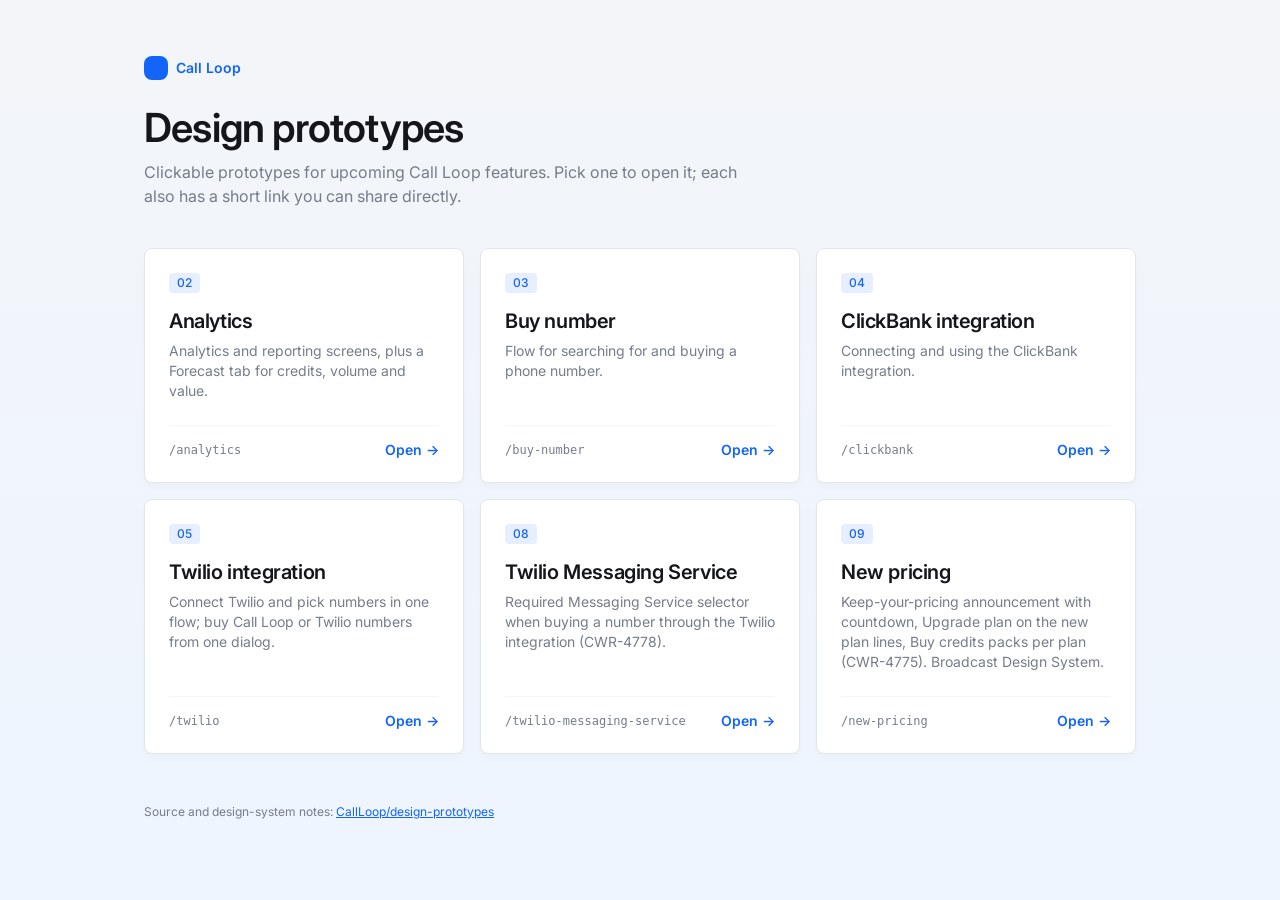
<file: index.html>
<!doctype html>
<html lang="en">
<head>
<meta charset="utf-8">
<meta name="viewport" content="width=device-width, initial-scale=1">
<title>Call Loop — Design prototypes</title>
<link rel="preconnect" href="https://fonts.googleapis.com">
<link href="https://fonts.googleapis.com/css2?family=Inter:wght@400;500;600&display=swap" rel="stylesheet">
<style>
:root{
  /* Call Loop design system — synced from Figma "00 Design System" (BOVX8Hmx1HfwwBeDwOcZQL), 2026-10-19. Source of truth: design-system/tokens.css */
  /* Primary */
  --blue1:#1364F9;--blue2:#1854EA;--blue3:#1885EA;--blue4:#1362AC;--blue5:#E7EFFE;--blue6:#D0E0FE;
  --blue1-dis:rgba(19,100,249,.4);--blue3-dis:rgba(24,133,234,.4);
  --black:#14161A;--white:#FFFFFF;--g1:#757D8A;--g2:#B7BFC8;--g3:#E0E6EE;--g4:#F3F5F8;
  --g2-dis:rgba(183,191,200,.45);--g2-light:rgba(183,191,200,.3);
  --text:#2C2D2E; /* not a Figma style — kept for existing prototype usage */
  /* Secondary */
  --purple1:#7A16F5;--purple2:#C6AFE2;--purple3:#F0E4FF;--aqua1:#A4C5DB;--aqua2:#E4F4FF;
  --orange1:#F86919;--orange2:#D6BAAA;--orange3:#FFEEE4;
  /* States */
  --ok:#05944F;--ok2:#026233;--ok3:#E7F6ED;--notify1:#2E9AE4;--notify2:#E6F7FF;
  --warn1:#FFC043;--warn2:#BA7D04;--warn3:#855A04;--warn4:#FFF8E9;--err:#E11900;--err2:#A11200;--err3:#FFF1F0;
  /* Gradients */
  --grad1:linear-gradient(180deg,#F3F5F8 0%,#EEF5FF 100%);--grad2:linear-gradient(270deg,#F3F5F8 60%,rgba(243,245,248,.8) 100%);--grad3:#E7EFFE;
  /* Effects */
  --shadow1:0 0 2px rgba(83,102,137,.2),0 12px 16px rgba(83,102,137,.08),0 10px 40px rgba(83,102,137,.08);
  --shadow2:0 4px 8px -2px rgba(27,46,94,.04);
  --shadow3:0 0 2px rgba(83,102,137,.2),0 10px 20px rgba(83,102,137,.05),0 30px 50px rgba(83,102,137,.1);
  /* Shape */
  --r-xs:4px;--r:8px;
  --font:Inter,system-ui,-apple-system,"Segoe UI",sans-serif;
}
*{box-sizing:border-box}
body{margin:0;min-height:100vh;background:var(--grad1);color:var(--black);font:400 14px/20px var(--font);-webkit-font-smoothing:antialiased}
.wrap{max-width:1040px;margin:0 auto;padding:56px 24px 64px}
.logo{display:inline-flex;align-items:center;gap:8px;font:600 14px/16px var(--font);color:var(--blue1);margin-bottom:24px}
.logo i{width:24px;height:24px;border-radius:var(--r);background:var(--blue1);display:inline-block}
h1{font:600 40px/48px var(--font);letter-spacing:-.02em;margin:0 0 8px}
.lead{font:400 16px/24px var(--font);color:var(--g1);margin:0 0 40px;max-width:620px}
.grid{display:grid;grid-template-columns:repeat(auto-fill,minmax(300px,1fr));gap:16px;list-style:none;margin:0;padding:0}
.card{display:flex;flex-direction:column;height:100%;padding:24px;background:var(--white);border:1px solid var(--g3);border-radius:var(--r);box-shadow:var(--shadow2);color:inherit;text-decoration:none;transition:box-shadow .15s,border-color .15s,transform .15s}
.card:hover{border-color:var(--blue6);box-shadow:var(--shadow1);transform:translateY(-2px)}
.card:focus-visible{outline:2px solid var(--blue1);outline-offset:2px}
.num{align-self:flex-start;font:500 12px/16px var(--font);color:var(--blue1);background:var(--blue5);border-radius:var(--r-xs);padding:2px 8px;margin-bottom:16px}
.card h2{font:600 20px/24px var(--font);letter-spacing:-.02em;margin:0 0 8px}
.card p{margin:0 0 24px;color:var(--g1);flex:1}
.foot{display:flex;align-items:center;justify-content:space-between;gap:12px;padding-top:16px;border-top:1px solid var(--g4)}
.path{font:400 12px/16px ui-monospace,SFMono-Regular,Consolas,monospace;color:var(--g1);overflow:hidden;text-overflow:ellipsis;white-space:nowrap}
.open{font:600 14px/16px var(--font);color:var(--blue1);white-space:nowrap}
.card:hover .open{color:var(--blue2)}
footer{margin-top:48px;color:var(--g1);font-size:12px}
footer a{color:var(--blue1)}
@media (max-width:600px){.wrap{padding:32px 16px 48px}h1{font-size:28px;line-height:32px}}
</style>
</head>
<body>
<div class="wrap">
  <div class="logo"><i></i>Call Loop</div>
  <h1>Design prototypes</h1>
  <p class="lead">Clickable prototypes for upcoming Call Loop features. Pick one to open it; each also has a short link you can share directly.</p>
  <ul class="grid" id="list"></ul>
  <footer>Source and design-system notes: <a href="https://github.com/CallLoop/design-prototypes">CallLoop/design-prototypes</a></footer>
</div>
<script>
// One entry per prototype. `slug` must match the redirect folder (e.g. analytics/index.html).
const PROTOTYPES = [
  {num:'02', slug:'analytics',  name:'Analytics',             file:'CallLoop-Analytics-Prototype.html', desc:'Analytics and reporting screens, plus a Forecast tab for credits, volume and value.'},
  {num:'03', slug:'buy-number', name:'Buy number',            file:'CallLoop-BuyNumber-Prototype.html', desc:'Flow for searching for and buying a phone number.'},
  {num:'04', slug:'clickbank',  name:'ClickBank integration', file:'CallLoop-ClickBank-Prototype.html', desc:'Connecting and using the ClickBank integration.'},
  {num:'05', slug:'twilio',     name:'Twilio integration',    file:'CallLoop-Twilio-Prototype.html',    desc:'Connect Twilio and pick numbers in one flow; buy Call Loop or Twilio numbers from one dialog.'},
  {num:'08', slug:'twilio-messaging-service', name:'Twilio Messaging Service', file:'CallLoop-TwilioMessagingService-Prototype.html', desc:'Required Messaging Service selector when buying a number through the Twilio integration (CWR-4778).'},
  {num:'09', slug:'new-pricing', name:'New pricing', file:'CallLoop-NewPricing-Prototype.html', desc:'Keep-your-pricing announcement with countdown, Upgrade plan on the new plan lines, Buy credits packs per plan (CWR-4775). Broadcast Design System.'}
];
const esc = s => s.replace(/[&<>"]/g, c => ({'&':'&amp;','<':'&lt;','>':'&gt;','"':'&quot;'}[c]));
document.getElementById('list').innerHTML = PROTOTYPES.map(p => `
  <li><a class="card" href="${esc(p.file)}">
    <span class="num">${esc(p.num)}</span>
    <h2>${esc(p.name)}</h2>
    <p>${esc(p.desc)}</p>
    <span class="foot"><span class="path">/${esc(p.slug)}</span><span class="open">Open →</span></span>
  </a></li>`).join('');
</script>
</body>
</html>
</file>
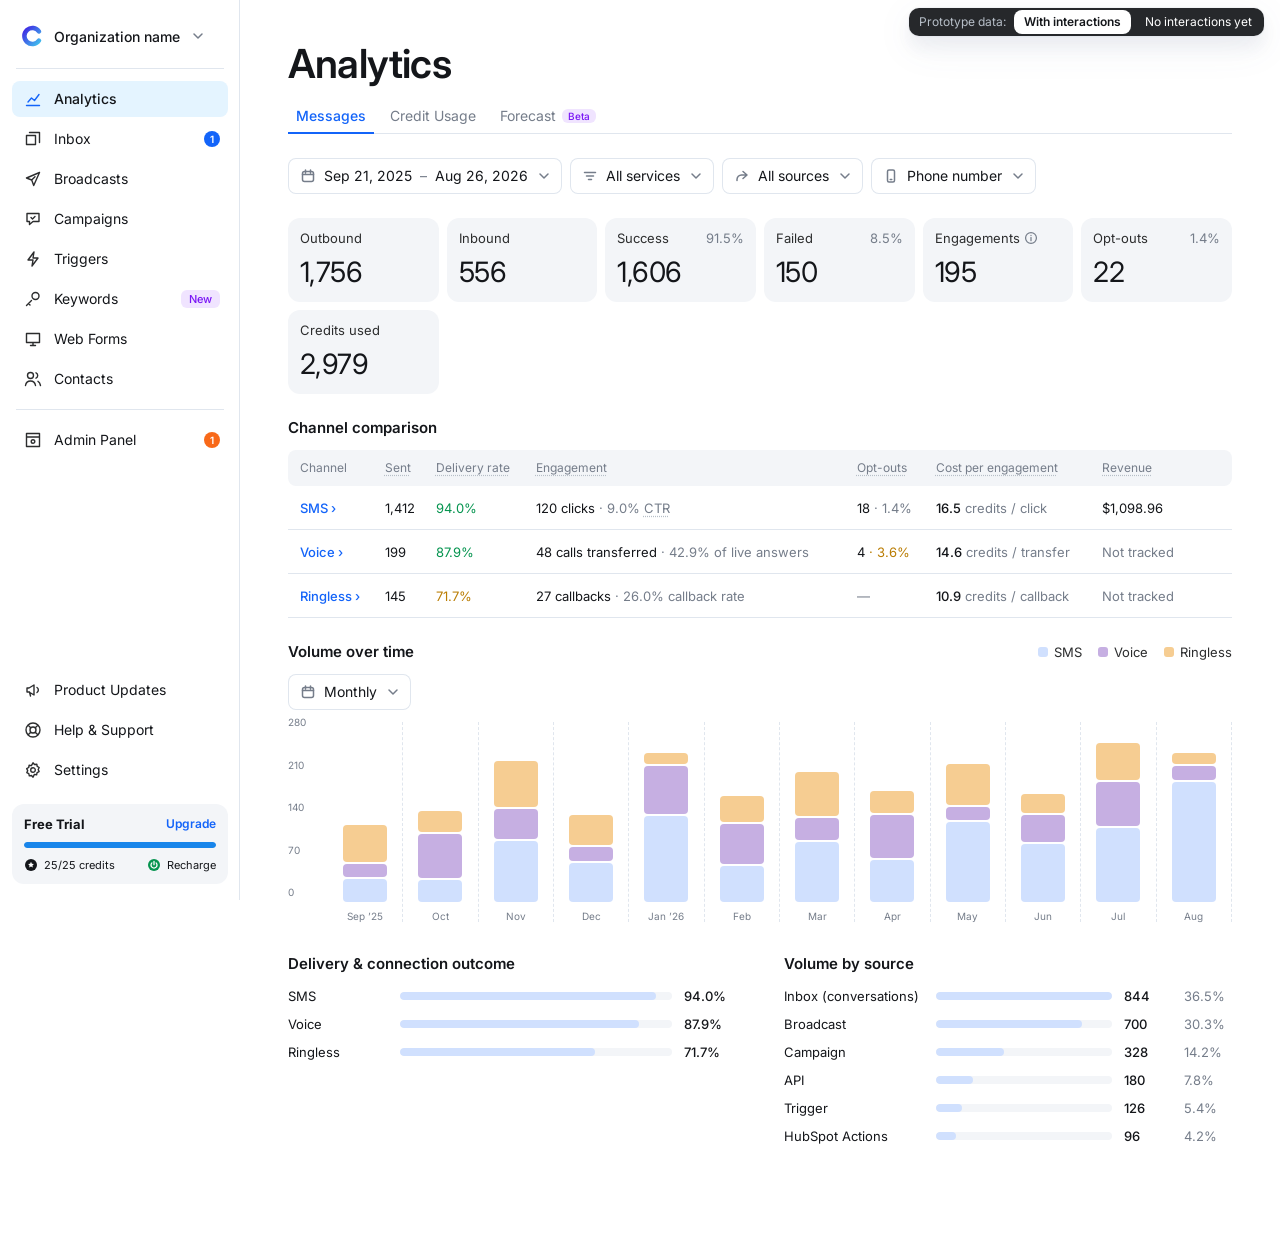
<file: analytics/index.html>
<!doctype html>
<html lang="en">
<head>
<meta charset="utf-8">
<title>Call Loop — Analytics prototype</title>
<link rel="canonical" href="../CallLoop-Analytics-Prototype.html">
<meta http-equiv="refresh" content="0; url=../CallLoop-Analytics-Prototype.html">
<script>location.replace('../CallLoop-Analytics-Prototype.html' + location.search + location.hash);</script>
</head>
<body><a href="../CallLoop-Analytics-Prototype.html">Open the Analytics prototype</a></body>
</html>
</file>
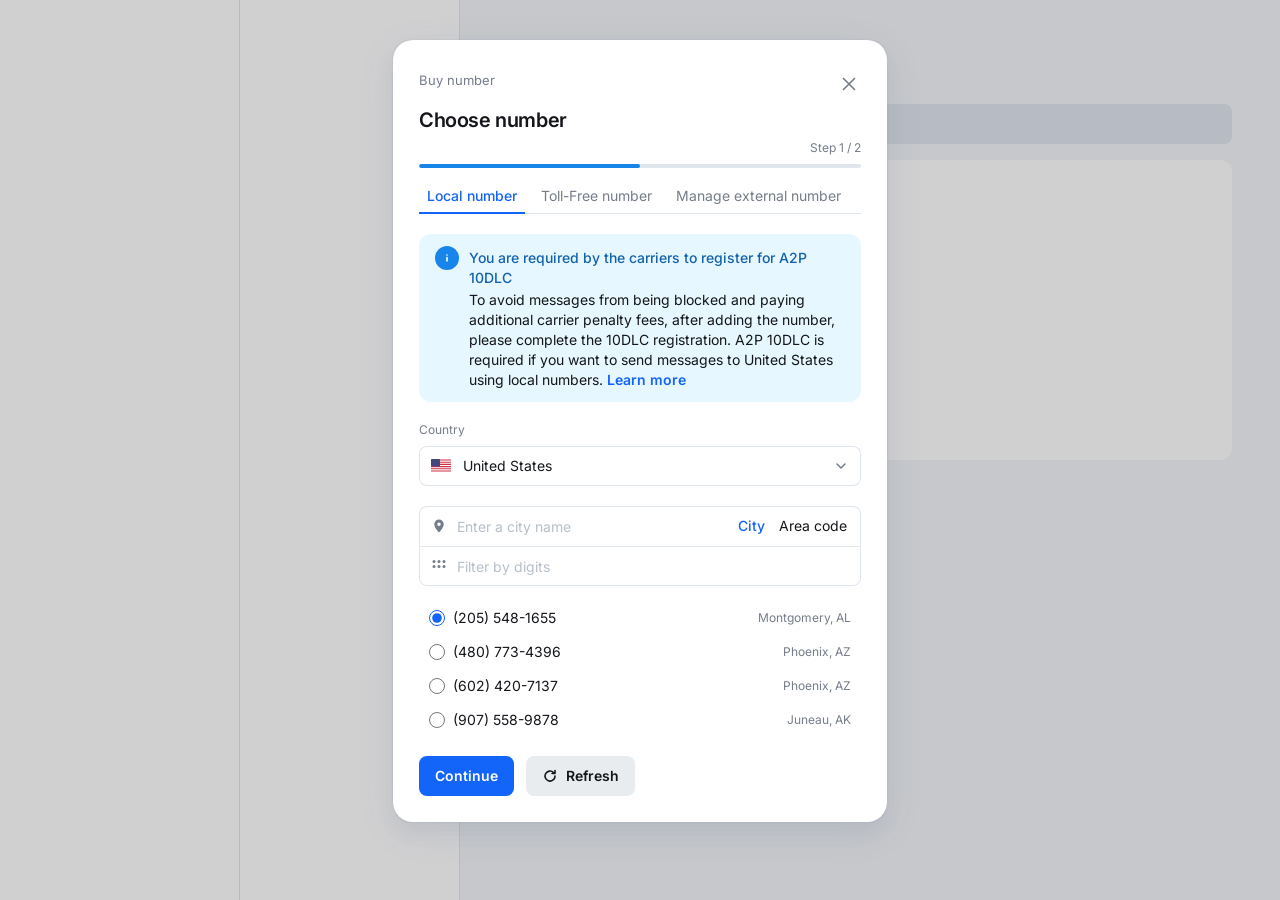
<file: buy-number/index.html>
<!doctype html>
<html lang="en">
<head>
<meta charset="utf-8">
<title>Call Loop — Buy number prototype</title>
<link rel="canonical" href="../CallLoop-BuyNumber-Prototype.html">
<meta http-equiv="refresh" content="0; url=../CallLoop-BuyNumber-Prototype.html">
<script>location.replace('../CallLoop-BuyNumber-Prototype.html' + location.search + location.hash);</script>
</head>
<body><a href="../CallLoop-BuyNumber-Prototype.html">Open the Buy number prototype</a></body>
</html>
</file>
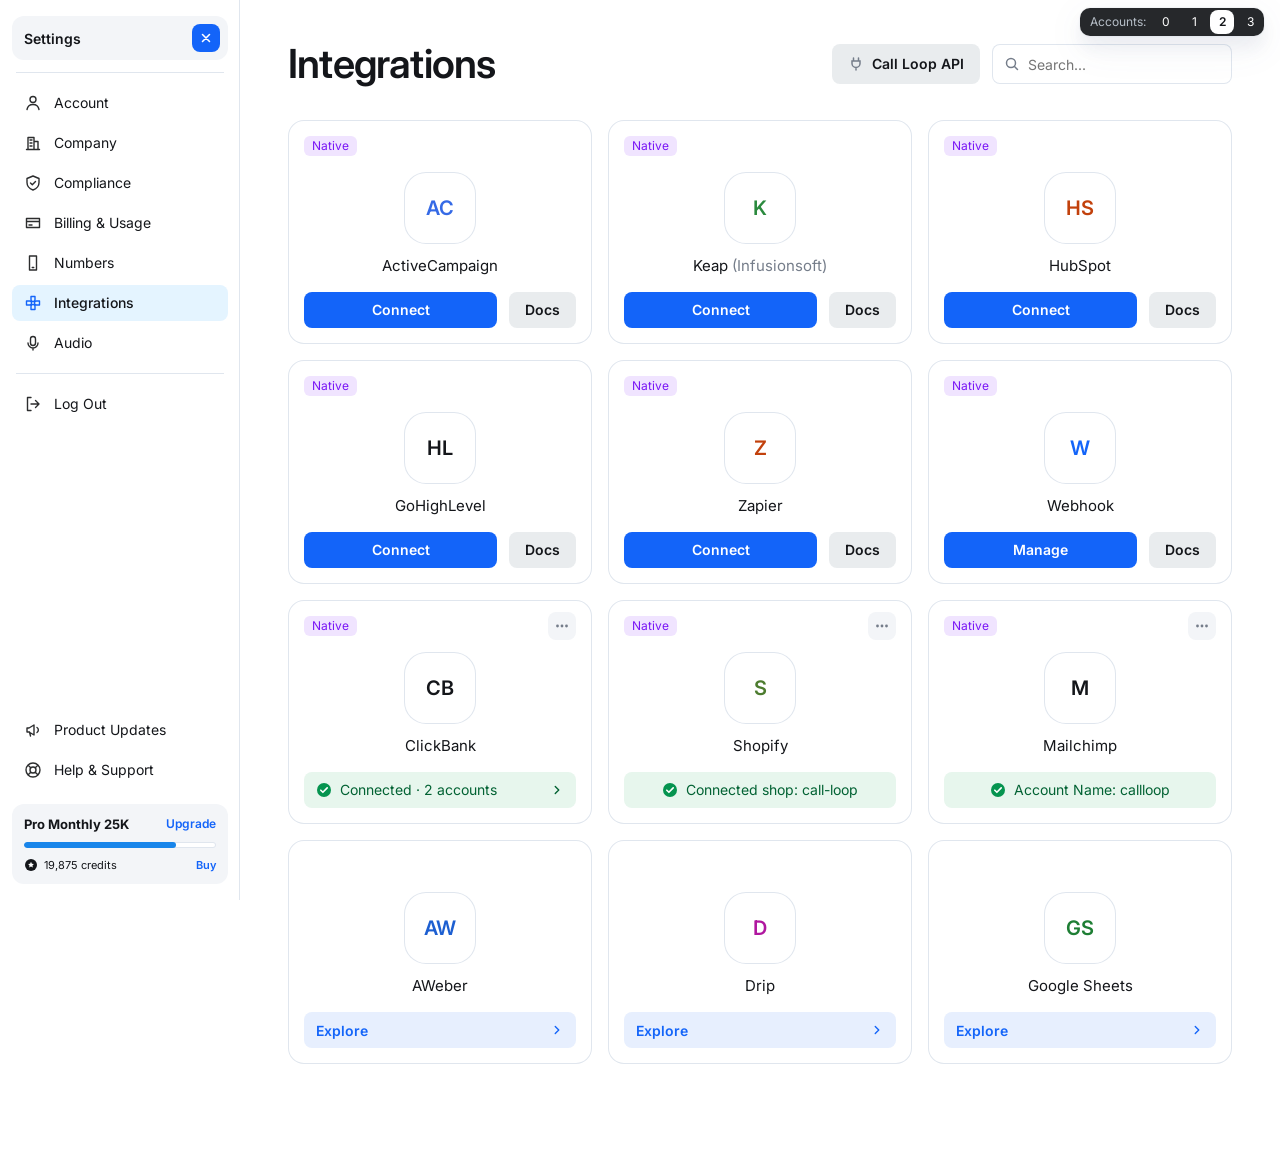
<file: clickbank/index.html>
<!doctype html>
<html lang="en">
<head>
<meta charset="utf-8">
<title>Call Loop — ClickBank integration prototype</title>
<link rel="canonical" href="../CallLoop-ClickBank-Prototype.html">
<meta http-equiv="refresh" content="0; url=../CallLoop-ClickBank-Prototype.html">
<script>location.replace('../CallLoop-ClickBank-Prototype.html' + location.search + location.hash);</script>
</head>
<body><a href="../CallLoop-ClickBank-Prototype.html">Open the ClickBank integration prototype</a></body>
</html>
</file>
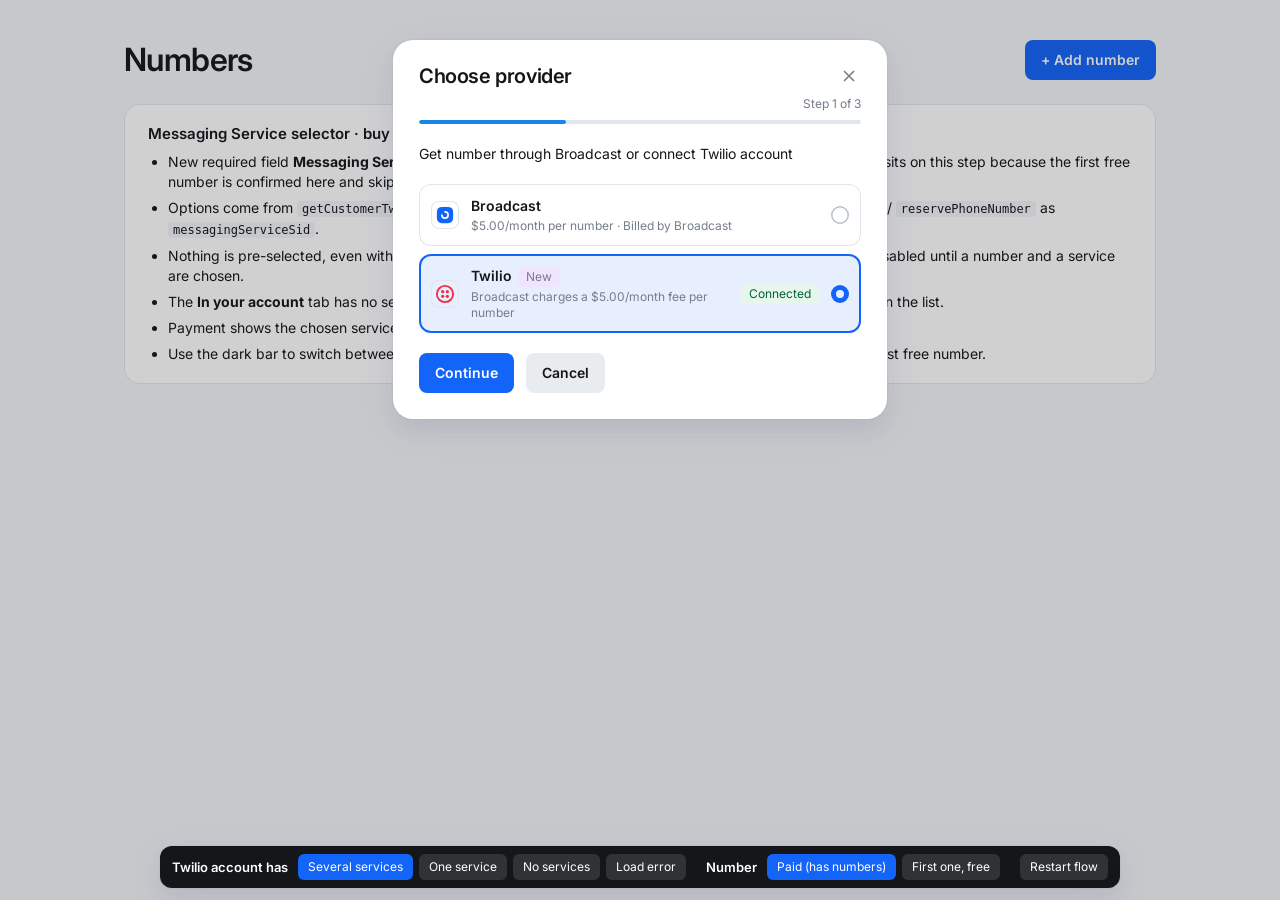
<file: twilio-messaging-service/index.html>
<!doctype html>
<html lang="en">
<head>
<meta charset="utf-8">
<title>Broadcast — Twilio Messaging Service prototype</title>
<link rel="canonical" href="../CallLoop-TwilioMessagingService-Prototype.html">
<meta http-equiv="refresh" content="0; url=../CallLoop-TwilioMessagingService-Prototype.html">
<script>location.replace('../CallLoop-TwilioMessagingService-Prototype.html' + location.search + location.hash);</script>
</head>
<body><a href="../CallLoop-TwilioMessagingService-Prototype.html">Open the Twilio Messaging Service prototype</a></body>
</html>
</file>
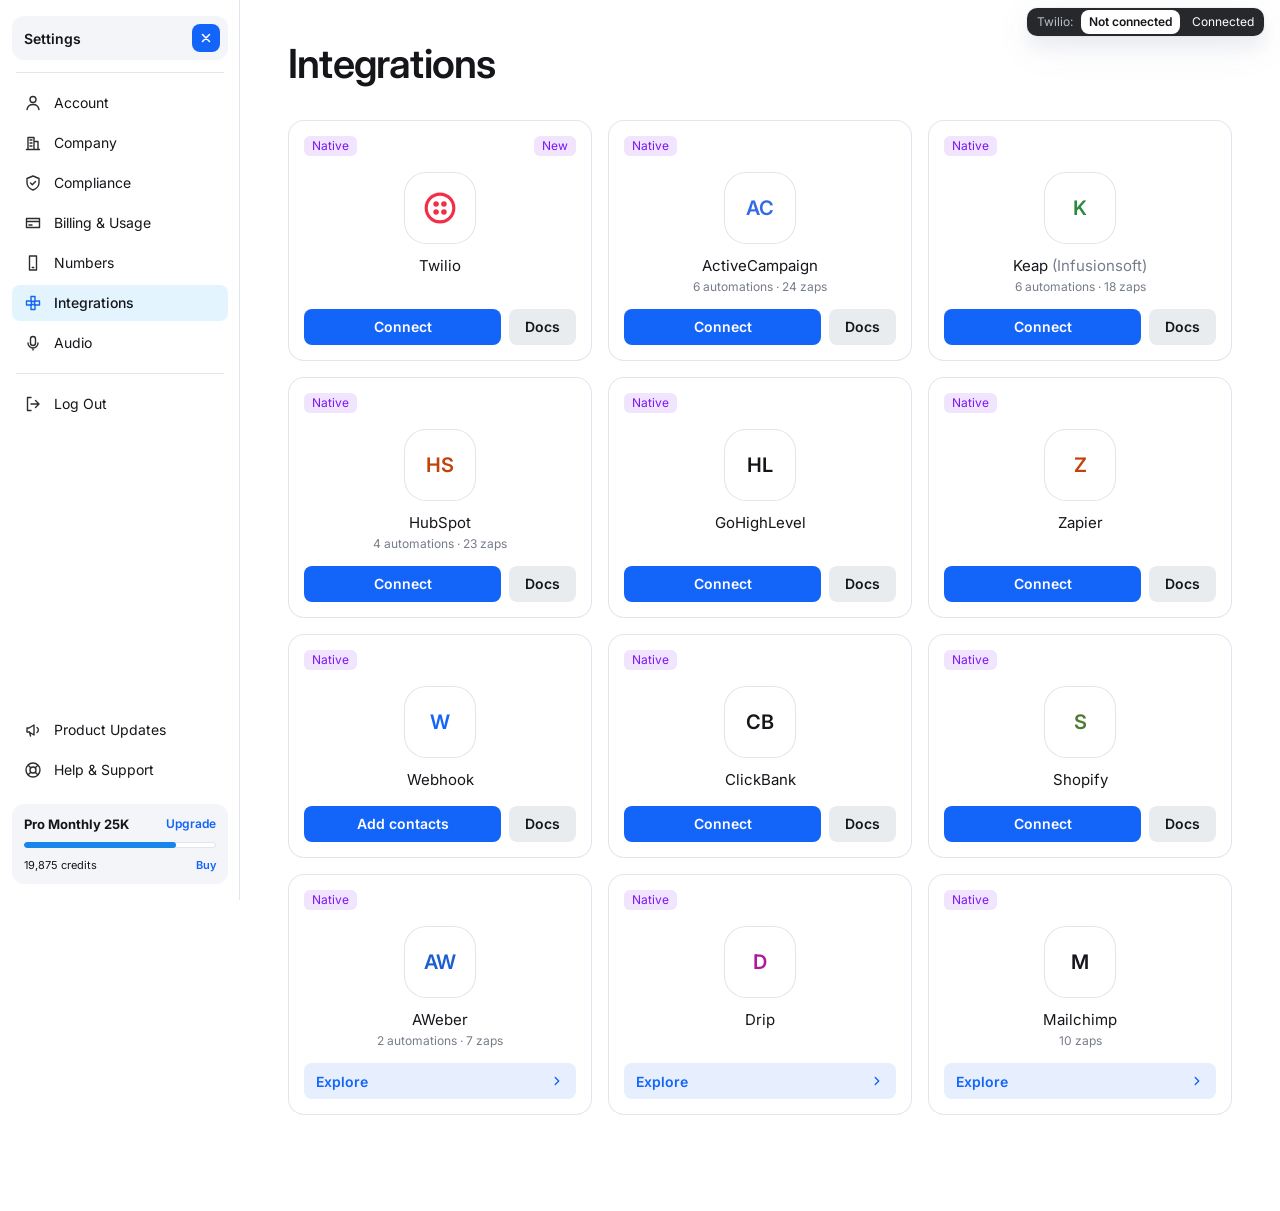
<file: twilio/index.html>
<!doctype html>
<html lang="en">
<head>
<meta charset="utf-8">
<title>Call Loop — Twilio integration prototype</title>
<link rel="canonical" href="../CallLoop-Twilio-Prototype.html">
<meta http-equiv="refresh" content="0; url=../CallLoop-Twilio-Prototype.html">
<script>location.replace('../CallLoop-Twilio-Prototype.html' + location.search + location.hash);</script>
</head>
<body><a href="../CallLoop-Twilio-Prototype.html">Open the Twilio integration prototype</a></body>
</html>
</file>
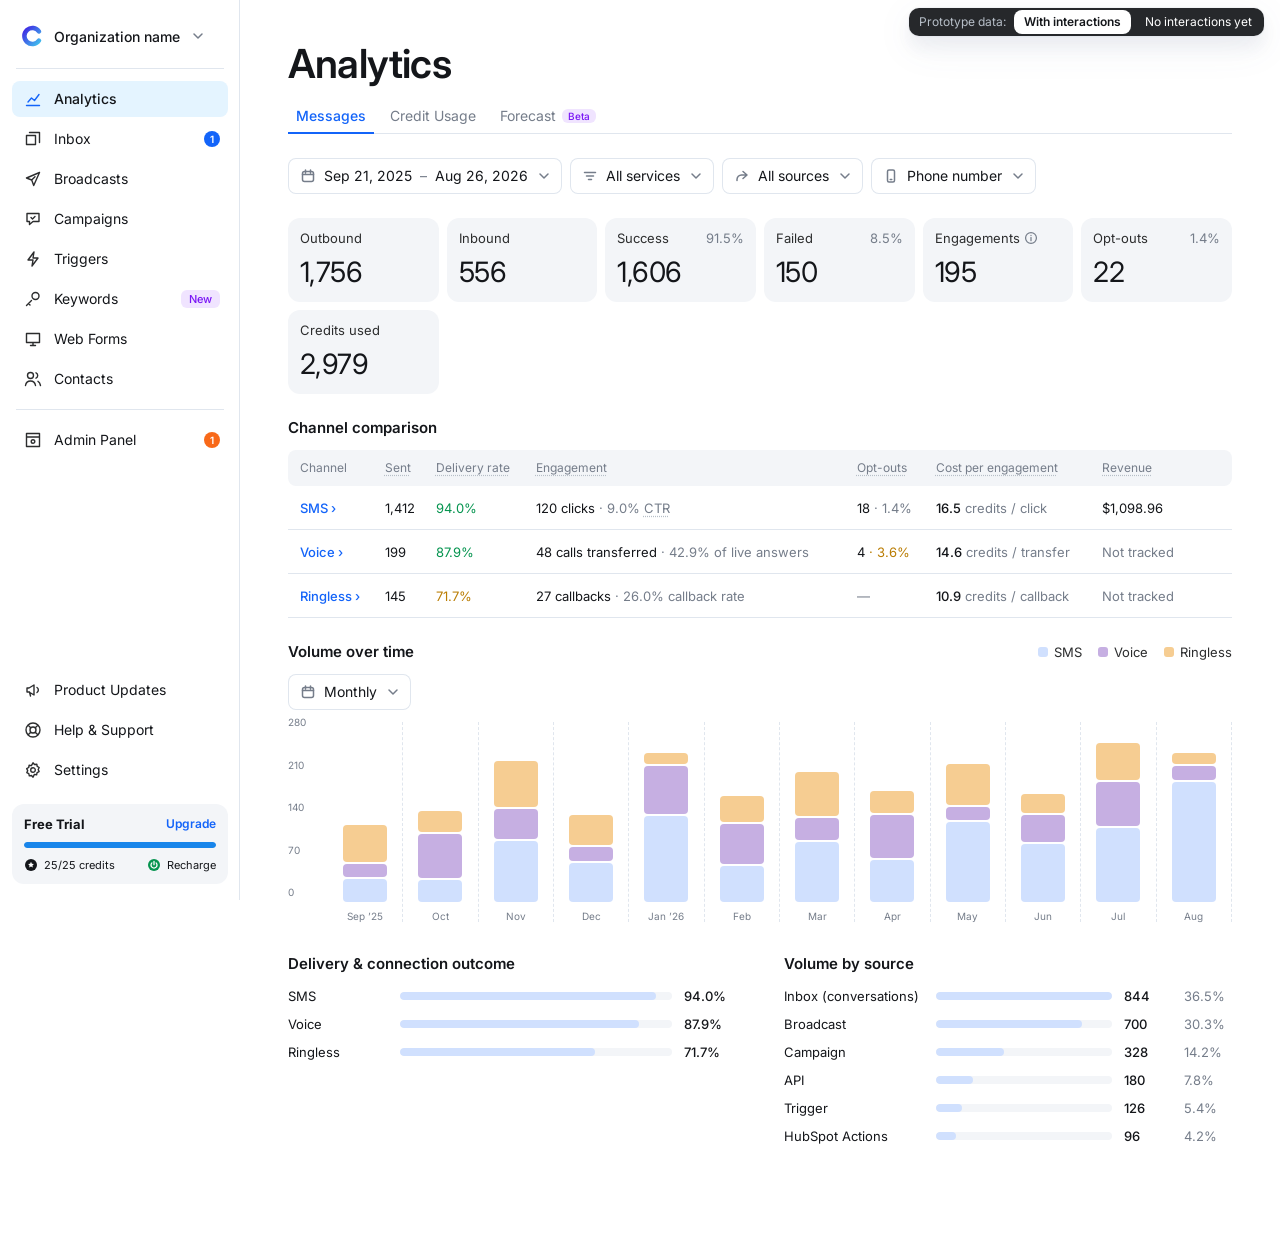
<file: CallLoop-Analytics-Prototype.html>
<!doctype html>
<html lang="en">
<head>
<meta charset="utf-8">
<meta name="viewport" content="width=device-width, initial-scale=1">
<title>Call Loop — Analytics prototype</title>
<link rel="preconnect" href="https://fonts.googleapis.com">
<link href="https://fonts.googleapis.com/css2?family=Inter:wght@400;500;600&display=swap" rel="stylesheet">
<style>
:root{
  /* Call Loop design system — synced from Figma "00 Design System" (BOVX8Hmx1HfwwBeDwOcZQL), 2026-10-19. Source of truth: design-system/tokens.css */
  /* Primary */
  --blue1:#1364F9;--blue2:#1854EA;--blue3:#1885EA;--blue4:#1362AC;--blue5:#E7EFFE;--blue6:#D0E0FE;
  --blue1-dis:rgba(19,100,249,.4);--blue3-dis:rgba(24,133,234,.4);
  --black:#14161A;--white:#FFFFFF;--g1:#757D8A;--g2:#B7BFC8;--g3:#E0E6EE;--g4:#F3F5F8;
  --g2-dis:rgba(183,191,200,.45);--g2-light:rgba(183,191,200,.3);
  --text:#2C2D2E; /* not a Figma style — kept for existing prototype usage */
  /* Secondary */
  --purple1:#7A16F5;--purple2:#C6AFE2;--purple3:#F0E4FF;--aqua1:#A4C5DB;--aqua2:#E4F4FF;
  --orange1:#F86919;--orange2:#D6BAAA;--orange3:#FFEEE4;
  /* States */
  --ok:#05944F;--ok2:#026233;--ok3:#E7F6ED;--notify1:#2E9AE4;--notify2:#E6F7FF;
  --warn1:#FFC043;--warn2:#BA7D04;--warn3:#855A04;--warn4:#FFF8E9;--err:#E11900;--err2:#A11200;--err3:#FFF1F0;
  /* Gradients */
  --grad1:linear-gradient(180deg,#F3F5F8 0%,#EEF5FF 100%);--grad2:linear-gradient(270deg,#F3F5F8 60%,rgba(243,245,248,.8) 100%);--grad3:#E7EFFE;
  /* Effects */
  --shadow1:0 0 2px rgba(83,102,137,.2),0 12px 16px rgba(83,102,137,.08),0 10px 40px rgba(83,102,137,.08);
  --shadow2:0 4px 8px -2px rgba(27,46,94,.04);
  --shadow3:0 0 2px rgba(83,102,137,.2),0 10px 20px rgba(83,102,137,.05),0 30px 50px rgba(83,102,137,.1);
  /* Shape */
  --r-xs:4px;--r:8px;
  --font:Inter,system-ui,-apple-system,"Segoe UI",sans-serif;
}
*{box-sizing:border-box}
body{margin:0;font-family:Inter,system-ui,-apple-system,"Segoe UI",sans-serif;color:var(--black);background:#fff;-webkit-font-smoothing:antialiased}
button,input{font:inherit;color:inherit}
a{color:var(--blue1)}a:hover{color:var(--blue2)}
.muted{color:var(--g1)}
.app{display:flex;flex-wrap:wrap;min-height:100vh}

/* Sidebar */
.side{width:240px;flex:none;height:100vh;position:sticky;top:0;overflow:auto;padding:16px 12px;box-shadow:inset -1px 0 0 var(--g3);display:flex;flex-direction:column;justify-content:space-between;gap:24px;background:#fff}
.org{height:40px;padding:0 8px;display:flex;align-items:center;gap:10px;border:0;background:transparent;font-size:14px;font-weight:500;cursor:pointer;white-space:nowrap}
.divider{height:1px;background:var(--g3);margin:8px 4px}
.nav{height:36px;padding:0 8px 0 12px;display:flex;align-items:center;gap:12px;border-radius:8px;color:var(--black);text-decoration:none;font-size:14px;line-height:16px}
.nav:hover{background:var(--g4);color:var(--black)}
.nav svg{stroke:var(--text);flex:none}
.nav.on{background:var(--aqua2);font-weight:500}.nav.on svg{stroke:var(--blue1)}
.nav .grow{flex:1}
.cnt{min-width:16px;height:16px;padding:0 5px;border-radius:8px;color:#fff;font-size:10px;line-height:16px;font-weight:600;text-align:center}
.new{padding:2px 8px;border-radius:6px;background:var(--purple3);color:var(--purple1);font-size:11px;line-height:14px;font-weight:500}
.trial{margin-top:12px;padding:12px;border-radius:12px;background:var(--g4);display:flex;flex-direction:column;gap:10px}
.trial .row{display:flex;justify-content:space-between;align-items:center;font-size:11px;line-height:14px}
.trial a{text-decoration:none}
.prog{height:6px;border-radius:3px;background:#fff;box-shadow:inset 0 0 0 1px var(--g3);overflow:hidden}.prog i{display:block;height:100%;width:100%;background:var(--blue3);border-radius:3px}

/* Main */
.main{flex:999 1 560px;min-width:0;padding:40px 48px 96px}
.wrap{max-width:1120px;display:flex;flex-direction:column;gap:24px}
h1{margin:0;font-size:40px;line-height:48px;letter-spacing:-.8px;font-weight:600}
.h3{margin:0;font-size:15px;line-height:20px;font-weight:600}
.tabs{display:flex;gap:8px;box-shadow:inset 0 -1px 0 var(--g3)}
.tab{padding:0 8px 10px;font-size:14px;line-height:16px;color:var(--g1);text-decoration:none}
.tab:hover{color:var(--blue3)}
.tab.on{color:var(--blue1);font-weight:500;box-shadow:inset 0 -2px 0 var(--blue1)}
.crumb{font-size:12px;line-height:16px;color:var(--g1);text-decoration:none;padding-left:28px;align-self:flex-start}
.crumb:hover{color:var(--blue3)}
.back{width:20px;height:20px;display:inline-flex;align-items:center;justify-content:center;color:var(--g1)}
.back:hover{color:var(--black)}

/* Filters */
.filters{display:flex;flex-wrap:wrap;gap:8px;position:relative;z-index:10}
.dd{position:relative}
.ddbtn{height:36px;padding:0 10px 0 12px;display:inline-flex;align-items:center;gap:8px;border:0;border-radius:8px;background:#fff;box-shadow:inset 0 0 0 1px var(--g3);font-size:14px;line-height:16px;cursor:pointer;white-space:nowrap}
.ddbtn:hover,.ddbtn[aria-expanded="true"]{box-shadow:inset 0 0 0 1px var(--g2)}
.ddbtn:focus-visible,.opt:focus-visible,.day:focus-visible,.navb:focus-visible{outline:2px solid var(--blue1);outline-offset:1px}
.ddbtn .chev{transition:transform .15s}
.ddbtn[aria-expanded="true"] .chev{transform:rotate(180deg)}
.badge{min-width:16px;height:16px;padding:0 5px;border-radius:8px;background:var(--blue1);color:#fff;font-size:10px;line-height:16px;font-weight:600;text-align:center}
.pop{position:absolute;top:42px;left:0;z-index:41;background:#fff;border-radius:8px;box-shadow:var(--shadow1);padding:8px;display:flex;flex-direction:column;gap:2px;max-height:360px;overflow:auto}
.search{position:relative;margin-bottom:4px}
.search svg{position:absolute;left:10px;top:8px}
.search input{width:100%;height:32px;padding:6px 10px 6px 32px;border:0;border-radius:8px;box-shadow:inset 0 0 0 1px var(--g3);font-size:14px;outline:none}
.search input:focus{box-shadow:inset 0 0 0 1px var(--blue1),0 0 0 3px var(--blue6)}
.grp{padding:8px 8px 4px;font-size:12px;line-height:16px;color:var(--g1)}
.opt{width:100%;min-height:32px;padding:6px 8px;display:flex;align-items:center;gap:8px;border:0;border-radius:6px;background:transparent;font-size:14px;line-height:16px;text-align:left;cursor:pointer}
.opt:hover,.opt.sel{background:var(--g4)}
.opt .ck{width:16px;height:16px;flex:none;display:inline-flex}
.opt .ol{flex:1;white-space:nowrap}
.none{padding:8px;font-size:14px;color:var(--g1)}

/* Date picker */
.calpop{padding:0;flex-direction:row;max-height:none;overflow:visible}
.presets{width:148px;flex:none;padding:8px;box-shadow:inset -1px 0 0 var(--g3);display:flex;flex-direction:column;gap:2px}
.presets .opt{height:32px}
.month{padding:12px 16px 16px;display:flex;flex-direction:column;gap:8px}
.mhead{height:28px;display:flex;align-items:center;justify-content:space-between;font-size:14px;line-height:16px;font-weight:500}
.navb{width:28px;height:28px;padding:0;border:0;border-radius:8px;background:#fff;box-shadow:inset 0 0 0 1px var(--g3);display:inline-flex;align-items:center;justify-content:center;cursor:pointer}
.navb:hover{background:var(--g4)}
.spacer{width:28px}
.grid7{display:grid;grid-template-columns:repeat(7,38px)}
.wd{height:28px;display:flex;align-items:center;justify-content:center;font-size:12px;color:var(--g1)}
.cell{height:32px;display:flex;align-items:center;justify-content:center}
.cell.band{background:var(--blue5)}
.cell.bl{background:linear-gradient(90deg,transparent 50%,var(--blue5) 50%)}
.cell.br{background:linear-gradient(90deg,var(--blue5) 50%,transparent 50%)}
.day{width:32px;height:32px;padding:0;border:0;border-radius:8px;background:transparent;font-size:13px;cursor:pointer}
.day:hover{background:var(--g4)}
.day.edge{background:var(--blue1);color:#fff;font-weight:600}
.out{font-size:13px;color:var(--g2)}

/* Stats */
.stats{display:grid;grid-template-columns:repeat(auto-fit,minmax(150px,1fr));gap:8px}
.stat{padding:12px 12px 14px;border-radius:12px;background:var(--g4);display:flex;flex-direction:column;gap:10px}
.stat .top{display:flex;justify-content:space-between;align-items:center;gap:8px;font-size:13px;line-height:16px;color:var(--text)}
.stat .lab{display:flex;align-items:center;gap:4px}
.stat .val{font-size:28px;line-height:32px;letter-spacing:-.56px}
.tip{position:relative;display:inline-flex;color:var(--g1);cursor:help;outline:none}
.tip:hover,.tip:focus{color:var(--black)}
.tip .tb{display:none;position:absolute;left:50%;bottom:calc(100% + 8px);transform:translateX(-50%);z-index:20;width:220px;padding:8px;border-radius:8px;background:rgba(20,22,26,.9);color:#fff;font-size:12px;line-height:16px;text-align:left;font-weight:400}
.tip:hover .tb,.tip:focus .tb{display:block}
.hint{cursor:help;text-decoration:underline dotted var(--g2);text-underline-offset:3px}

/* Tables */
.tbl{position:relative;overflow-x:auto}
table{width:100%;border-collapse:separate;border-spacing:0;font-size:13px;line-height:16px}
th{height:36px;padding:0 8px;background:var(--g4);color:var(--g1);font-weight:400;font-size:12px;text-align:left;white-space:nowrap}
th:first-child{padding-left:12px;border-radius:8px 0 0 8px}
th:last-child{padding-right:12px;border-radius:0 8px 8px 0}
td{height:44px;padding:0 8px;border-bottom:1px solid var(--g3);white-space:nowrap}
td:first-child{padding-left:12px}
td:last-child{padding-right:12px}
tr.hov:hover td{background:var(--g4)}
tr.hov:hover td:first-child{border-radius:8px 0 0 8px}
tr.hov:hover td:last-child{border-radius:0 8px 8px 0}
.chl{text-decoration:none;font-weight:500}
.eye{display:inline-flex;color:var(--g1);opacity:0}
tr:hover .eye,.eye:focus{opacity:1}
.sr{position:absolute;width:1px;height:1px;overflow:hidden;clip:rect(0 0 0 0);white-space:nowrap}
.emptybox{padding:24px;border-radius:12px;border:1px dashed var(--g2);display:flex;flex-direction:column;align-items:center;gap:4px;text-align:center}
.emptybox b{font-size:14px;line-height:20px;font-weight:600}
.emptybox span{font-size:12px;line-height:16px;color:var(--g1)}

/* Stacked chart */
.chart{display:flex;flex-direction:column;gap:12px}
.chead{display:flex;justify-content:space-between;align-items:center;gap:16px;flex-wrap:wrap}
.legend{margin:0;padding:0;list-style:none;display:flex;gap:16px;flex-wrap:wrap}
.legend li{display:flex;align-items:center;gap:6px;font-size:13px;line-height:16px;color:var(--text)}
.legend i,.ctip i{width:10px;height:10px;border-radius:3px;display:inline-block;flex:none}
.plot{display:flex;gap:8px}
.yax{width:32px;flex:none;height:180px;display:flex;flex-direction:column;justify-content:space-between;font-size:10px;line-height:10px;color:var(--g1);margin-top:-5px}
.scroll{flex:1;min-width:0;padding-bottom:8px}
.scroll.x{overflow-x:auto}
.track{display:flex}
.col{flex:1 0 0;min-width:0;position:relative;display:flex;flex-direction:column;align-items:center;gap:8px;border-right:1px dashed var(--g3)}
.scroll.x .col{flex:1 0 56px}
.scroll.x.fcx .col{flex:1 0 0}
.bararea{height:180px;width:100%;display:flex;flex-direction:column;justify-content:flex-end;align-items:center}
.col:hover .bararea{background:var(--g4)}
.stack{width:72%;max-width:44px;display:flex;flex-direction:column-reverse;gap:2px}
.seg{border-radius:4px}
.xl{font-size:10px;line-height:12px;color:var(--g1);white-space:nowrap}
.ctip{display:none;position:absolute;top:4px;left:calc(50% + 26px);z-index:5;padding:8px;border-radius:8px;background:rgba(20,22,26,.9);color:#fff;font-size:12px;line-height:16px;white-space:nowrap;pointer-events:none;flex-direction:column;gap:6px}
.ctip span{display:flex;align-items:center;gap:6px}
.col.flip .ctip{left:auto;right:calc(50% + 26px)}
.col:hover .ctip{display:flex}

/* Bar list */
.blist{display:flex;flex-direction:column;gap:8px}
.blist .h3{margin-bottom:4px}
.blr{display:grid;column-gap:12px;align-items:center;font-size:13px;line-height:20px}
.blr b{font-weight:500}
.ell{white-space:nowrap;overflow:hidden;text-overflow:ellipsis}
.meter{display:block;height:8px;border-radius:4px;background:var(--g4);overflow:hidden}
.meter span{display:block;height:100%;background:var(--blue6);border-radius:4px}
.two{display:grid;grid-template-columns:repeat(auto-fit,minmax(340px,1fr));gap:40px 48px;align-items:start}

/* Funnel */
.funnel{display:flex;flex-direction:column;gap:12px}
.fhead{display:flex;flex-direction:column;gap:4px}
.fhead p{margin:0;font-size:12px;line-height:16px;color:var(--text)}
.fcols{flex:1;min-width:0;display:flex}
.fcol{flex:1 1 0;min-width:0;display:flex;flex-direction:column;align-items:center;gap:8px;border-right:1px dashed var(--g3)}
.farea{width:100%;display:flex;justify-content:center;align-items:flex-end;gap:8px}
.fbarw{display:flex;flex-direction:column;align-items:center;justify-content:flex-end;gap:6px}
.fbar{width:100%;background:var(--blue6);border-radius:4px;display:flex;flex-direction:column;align-items:center}
.fv{font-size:15px;line-height:20px;font-weight:600}
.fp{font-size:12px;line-height:16px;color:var(--g1)}
.fl{font-size:10px;line-height:12px;color:var(--g1);text-align:center}
.fempty{align-self:stretch;width:100%;max-width:260px;margin:4px 12px 0;padding:12px;border-radius:12px;background:#fff;border:1px dashed var(--g2);display:flex;flex-direction:column;align-items:center;justify-content:center;gap:6px;text-align:center}
.fempty b{font-size:14px;line-height:20px}
.fcol.wide{flex-grow:2}
.fplot{overflow-x:auto;padding-bottom:4px}
.fempty span{font-size:12px;line-height:16px;color:var(--g1)}
.btn-sb{margin-top:4px;height:32px;padding:8px 12px;border-radius:8px;background:var(--blue5);color:var(--blue1);font-size:14px;line-height:16px;font-weight:600;text-decoration:none;white-space:nowrap}
.btn-sb:hover{background:var(--blue6);color:var(--blue1)}
.fempty .btn-sb{height:auto;white-space:normal;text-align:center}

/* Forecast */
.tab .new{margin-left:6px;padding:1px 6px;font-size:10px;line-height:12px;vertical-align:1px}
.fnote{display:flex;align-items:flex-start;gap:8px;margin:0;font-size:13px;line-height:20px;color:var(--g1)}
.fnote svg{flex:none;margin-top:3px}
.fnote b{font-weight:500;color:var(--black)}
.stat .sub{display:block;margin-top:-6px;font-size:12px;line-height:16px;color:var(--g1)}
.stat .sub + .sub{margin-top:-8px}
.stat .up{color:var(--ok)}.stat .down{color:var(--warn2)}.stat .warn{color:var(--warn2)}
.alert{display:flex;align-items:center;gap:12px;flex-wrap:wrap;padding:12px 16px;border-radius:12px;font-size:14px;line-height:20px}
.alert svg{flex:none}
.alert p{flex:1 1 320px;margin:0}
.alert.warn{background:var(--warn4);color:var(--warn3)}
.alert.info{background:var(--notify2);color:var(--black)}
.alert .acts{display:flex;align-items:center;gap:12px}
.btn-p{height:32px;padding:8px 12px;border-radius:8px;background:var(--blue1);color:#fff;font-size:14px;line-height:16px;font-weight:600;text-decoration:none;white-space:nowrap}
.btn-p:hover{background:var(--blue2);color:#fff}
.pill{display:inline-block;padding:2px 8px;border-radius:6px;font-size:12px;line-height:16px;font-weight:500}
.pill.hi{background:var(--ok3);color:var(--ok2)}
.pill.md{background:var(--blue5);color:var(--blue2)}
.pill.lo{background:var(--warn4);color:var(--warn3)}
tr.tot td{font-weight:600;border-bottom:0}
.fcx .track{align-items:stretch}
.fzone{display:flex;flex-direction:column;min-width:0}
.fzone.fut{border-left:1.5px dashed var(--blue1)}
.zl{height:16px;padding-left:6px;font-size:10px;line-height:12px;color:var(--g1);white-space:nowrap}
.fzone.fut .zl{color:var(--blue1);font-weight:600}
.zcols{flex:1;display:flex}
.fcx .bararea{position:relative}
.seg.fut{background-image:repeating-linear-gradient(135deg,rgba(20,22,26,.13) 0 1.5px,transparent 1.5px 5px)}
.seg.usual{outline:1px dashed var(--blue1);outline-offset:-1px}
.whisk{position:absolute;left:50%;width:1.5px;background:var(--g1);transform:translateX(-50%)}
.whisk::before,.whisk::after{content:"";position:absolute;left:-4px;width:9.5px;height:1.5px;background:var(--g1)}
.whisk::before{top:0}.whisk::after{bottom:0}
.legend .lg-f{width:14px;height:10px;background-color:var(--g3);background-image:repeating-linear-gradient(135deg,rgba(20,22,26,.25) 0 1.5px,transparent 1.5px 5px)}
.legend .lg-w{width:9px;height:12px;border-radius:0;background:linear-gradient(var(--g1),var(--g1)) center/1.5px 100% no-repeat,linear-gradient(var(--g1),var(--g1)) top/100% 1.5px no-repeat,linear-gradient(var(--g1),var(--g1)) bottom/100% 1.5px no-repeat}
.ctip em{font-style:normal;color:var(--g2)}
.sec{display:flex;flex-direction:column;gap:12px}
.sec-h{display:flex;justify-content:space-between;align-items:baseline;gap:4px 16px;flex-wrap:wrap}
.sec-h p{margin:0;font-size:12px;line-height:16px;color:var(--g1)}
.divsec{margin-top:16px;padding-top:32px;border-top:1px solid var(--g3)}
.hl{display:grid;grid-template-columns:repeat(auto-fit,minmax(220px,1fr));gap:8px}
.hlc{padding:12px 14px;border-radius:12px;box-shadow:inset 0 0 0 1px var(--g3);display:flex;flex-direction:column;gap:4px}
.hlc span{font-size:12px;line-height:16px;font-weight:500;color:var(--blue1)}
.hlc p{margin:0;font-size:13px;line-height:20px}
.hlc b,.gfoot b,.plan b{font-weight:600}
.growth{display:grid;grid-template-columns:repeat(auto-fit,minmax(240px,1fr));gap:8px}
.gcard{padding:12px 14px;border-radius:12px;box-shadow:inset 0 0 0 1px var(--g3);display:flex;flex-direction:column;gap:6px;min-width:0}
.glab{display:flex;justify-content:space-between;gap:8px;font-size:13px;line-height:16px;color:var(--text)}
.glab .muted{font-size:12px}
.gval{font-size:22px;line-height:28px;letter-spacing:-.4px}
.gval .muted{font-size:13px;letter-spacing:0}
.gd{font-size:12px;line-height:16px;color:var(--g1)}
.gd .up{color:var(--ok)}.gd .down{color:var(--warn2)}
.gcard svg{margin:6px 0 2px}
.gfoot{font-size:12px;line-height:16px;color:var(--text)}
.plan{padding:16px;border-radius:12px;box-shadow:inset 0 0 0 1px var(--g3);display:flex;flex-direction:column;gap:12px}
.plan p{margin:0;font-size:13px;line-height:20px}
.pbar{display:flex;gap:2px;height:10px;border-radius:5px;background:var(--g4);overflow:hidden}
.pbar span{display:block;height:100%;background:var(--blue1)}
.pbar .over{background:var(--warn1)}
.pleg{display:flex;flex-wrap:wrap;gap:4px 16px;font-size:12px;line-height:16px;color:var(--text)}
.pleg span{display:inline-flex;align-items:center;gap:6px}
.pleg i{width:10px;height:10px;border-radius:3px;display:inline-block}
.plan .acts{display:flex;align-items:center;gap:16px;flex-wrap:wrap}
.phead{display:flex;flex-direction:column;gap:10px}
.phead .glab{width:100%}
.plink{font-size:14px;line-height:16px;font-weight:500;text-decoration:none}
.plan .pnote{font-size:12px;line-height:16px}
.segc{display:inline-flex;align-self:flex-start;padding:2px;border-radius:8px;background:var(--g4)}
.segc button{height:28px;padding:0 12px;border:0;border-radius:6px;background:transparent;font-size:13px;color:var(--g1);cursor:pointer}
.segc button[aria-pressed="true"]{background:#fff;color:var(--black);font-weight:500;box-shadow:var(--shadow2),0 0 0 1px var(--g3)}
.segc button:focus-visible{outline:2px solid var(--blue1);outline-offset:1px}
.tiers{display:flex;flex-wrap:wrap;gap:6px}
.tier{min-width:52px;padding:6px 8px;border-radius:8px;box-shadow:inset 0 0 0 1px var(--g3);display:inline-flex;flex-direction:column;align-items:center;gap:2px;font-size:13px;line-height:16px;font-weight:500}
.tier small{font-size:10px;line-height:12px;font-weight:400;color:var(--g1)}
.tier.below{color:var(--g2)}
.tier.cur{box-shadow:inset 0 0 0 1.5px var(--g1)}
.tier.rec{background:var(--blue5);box-shadow:inset 0 0 0 1.5px var(--blue1);color:var(--blue1)}
.tier.rec small{color:var(--blue1)}
.how{border-radius:12px;box-shadow:inset 0 0 0 1px var(--g3)}
.how > button{width:100%;padding:14px 16px;display:flex;align-items:center;justify-content:space-between;gap:12px;border:0;background:transparent;font-size:14px;line-height:20px;font-weight:600;cursor:pointer;text-align:left}
.how > button:focus-visible{outline:2px solid var(--blue1);outline-offset:-2px;border-radius:12px}
.how > button[aria-expanded="true"] .chev{transform:rotate(180deg)}
.how dl{margin:0;padding:0 16px 16px;display:grid;grid-template-columns:minmax(140px,200px) minmax(0,1fr);gap:10px 24px;font-size:13px;line-height:20px}
.how dt{color:var(--g1)}
.how dd{margin:0}

/* Plan modals */
button.btn-sb,button.btn-p,button.plink{border:0;cursor:pointer;font-family:inherit}
button.plink{padding:0;background:transparent;color:var(--blue1)}
button.plink:hover{color:var(--blue2)}
.ovl{position:fixed;inset:0;z-index:70;background:rgba(20,22,26,.2);display:flex;justify-content:center;align-items:flex-start;padding:40px 16px;overflow-y:auto}
.dlg{width:900px;max-width:100%;padding:28px 32px;background:#fff;border-radius:20px;box-shadow:var(--shadow1);display:flex;flex-direction:column;gap:20px;outline:none}
.dlg.pay{width:780px}
.dtop{display:flex;align-items:center;gap:24px}
.dtop h2{margin:0;font-size:20px;line-height:24px;letter-spacing:-.4px;font-weight:600}
.dtop .xbtn{margin-left:auto}
.xbtn{width:32px;height:32px;padding:0;border:0;border-radius:8px;background:transparent;color:var(--g1);display:inline-flex;align-items:center;justify-content:center;cursor:pointer}
.xbtn:hover{color:var(--black);background:var(--g4)}
.xbtn:focus-visible,.ropt:focus-within,.steps .n:focus-visible,.btn:focus-visible{outline:2px solid var(--blue1);outline-offset:1px}
.dsub{margin:-8px 0 0;font-size:14px;line-height:20px;color:var(--text)}
.dsub b{font-weight:600}
tr.bestrow td{background:var(--ok3)}
tr.bestrow td:first-child{border-radius:8px 0 0 8px}
tr.bestrow td:last-child{border-radius:0 8px 8px 0}
.pill.gr{background:var(--g3);color:var(--text)}
.save{padding:2px 6px;border-radius:6px;background:var(--ok3);color:var(--ok);font-size:12px;line-height:16px;font-weight:500;white-space:nowrap}
.steps{display:flex;align-items:center;gap:8px;font-size:14px;line-height:16px;font-weight:500;color:var(--blue1)}
.steps .n{width:24px;height:24px;padding:0;border:0;border-radius:6px;background:var(--blue1);color:#fff;display:inline-flex;align-items:center;justify-content:center;font-size:13px;font-weight:600}
.steps button.n{cursor:pointer}.steps button.n:hover{background:var(--blue2)}
.paygrid{display:grid;grid-template-columns:minmax(0,1fr) 220px;gap:24px;align-items:start}
.flab{display:block;margin-bottom:8px;font-size:12px;line-height:16px;color:var(--g1)}
.ropt{display:flex;align-items:center;gap:8px;min-height:32px;margin-bottom:8px;padding:6px 12px;border-radius:8px;box-shadow:inset 0 0 0 1px var(--g3);font-size:14px;line-height:20px;cursor:pointer}
.ropt:hover{box-shadow:inset 0 0 0 1px var(--g2)}
.ropt input{flex:none;width:16px;height:16px;margin:0 4px 0 0;accent-color:var(--blue1);cursor:pointer}
.ropt b{margin-left:8px;font-weight:600}
.ropt .muted{margin-left:-4px}
.cardsel{display:flex;align-items:center;gap:10px;height:40px;padding:0 12px;border-radius:8px;box-shadow:inset 0 0 0 1px var(--g3);font-size:14px;line-height:16px}
.visa{width:32px;height:20px;border-radius:3px;box-shadow:inset 0 0 0 1px var(--g3);display:inline-flex;align-items:center;justify-content:center;font-size:9px;font-weight:700;font-style:italic;color:#1A1F71}
.dpanel{padding:16px;border-radius:16px;background:var(--g4);display:flex;flex-direction:column;gap:12px;font-size:14px;line-height:20px}
.dpanel .dt{font-weight:600}
.dpanel .r{display:flex;justify-content:space-between;gap:12px;color:var(--g1)}
.dpanel .r b{color:var(--black);font-weight:500;text-align:right}
.dpanel .tot,.dpanel .tot b{color:var(--black);font-weight:600}
.dpanel hr{width:100%;margin:0;border:0;border-top:1px solid var(--g3)}
.dpanel small{margin-top:-10px;font-size:11px;line-height:14px}
.dact{display:flex;gap:12px;margin-top:4px}
.btn{height:40px;padding:0 16px;display:inline-flex;align-items:center;border:0;border-radius:8px;font-size:14px;line-height:16px;font-weight:600;cursor:pointer}
.btn.primary{background:var(--blue1);color:#fff}.btn.primary:hover{background:var(--blue2)}
.btn.secondary{background:var(--g2-light);color:var(--black)}.btn.secondary:hover{background:var(--g3)}
.toast{position:fixed;left:50%;bottom:24px;transform:translateX(-50%);z-index:80;padding:10px 14px;border-radius:10px;background:rgba(20,22,26,.92);color:#fff;font-size:14px;line-height:20px;white-space:nowrap;box-shadow:var(--shadow1)}

/* Prototype switch */
.proto{position:fixed;right:16px;top:8px;z-index:60;display:flex;align-items:center;gap:4px;padding:2px 2px 2px 10px;border-radius:10px;background:rgba(20,22,26,.92);color:#fff;font-size:12px;line-height:16px;box-shadow:var(--shadow1)}
.proto span{margin-right:4px;color:#B7BFC8}
.proto button{height:24px;padding:0 10px;border:0;border-radius:8px;background:transparent;color:#fff;font-size:12px;cursor:pointer}
.proto button[aria-pressed="true"]{background:#fff;color:var(--black);font-weight:600}

@media (max-width:800px){
  .side{position:static;height:auto;width:100%;box-shadow:inset 0 -1px 0 var(--g3)}
  .side .bottom{display:none}
  .main{padding:24px 16px 96px}
  h1{font-size:28px;line-height:32px;letter-spacing:-.56px}
  .calpop{flex-direction:column;max-width:calc(100vw - 32px)}
  .presets{width:auto;flex-direction:row;flex-wrap:wrap;box-shadow:inset 0 -1px 0 var(--g3)}
  .calpop .month + .month{display:none}
  .two{grid-template-columns:minmax(0,1fr)}
  .scroll{overflow-x:auto}
  .col{min-width:44px}
  .scroll.x.fcx .col{min-width:0}
  .fempty{margin:4px 0 0;padding:10px 8px}
  .fempty .btn-sb{padding:6px 8px;font-size:13px}
  .how dl{grid-template-columns:minmax(0,1fr);gap:2px}
  .dlg{padding:24px 16px}
  .dtop{flex-wrap:wrap;gap:12px}
  .paygrid{grid-template-columns:minmax(0,1fr)}
  .how dd{margin-bottom:10px}
  .proto span{display:none}
}
</style>
</head>
<body>
<div id="root"></div>
<script>
(function () {
  'use strict';

  /* ---------- helpers ---------- */
  const MS = ['Jan','Feb','Mar','Apr','May','Jun','Jul','Aug','Sep','Oct','Nov','Dec'];
  const ML = ['January','February','March','April','May','June','July','August','September','October','November','December'];
  const esc = (s) => String(s).replace(/[&<>"']/g, (c) => ({ '&': '&amp;', '<': '&lt;', '>': '&gt;', '"': '&quot;', "'": '&#39;' }[c]));
  const fmt = (v) => Math.round(v).toLocaleString('en-US');
  const money = (v) => '$' + v.toLocaleString('en-US', { minimumFractionDigits: 2, maximumFractionDigits: 2 });
  const pctS = (r) => (r * 100).toFixed(1) + '%';
  const norm = (t) => String(t).toLowerCase().replace(/[^a-z0-9]/g, '');
  const dkey = (d) => d.getFullYear() * 10000 + d.getMonth() * 100 + d.getDate();
  const fmtD = (d) => MS[d.getMonth()] + ' ' + d.getDate() + ', ' + d.getFullYear();
  const TODAY = new Date(2026, 7, 26);

  const IC = {
    cal: '<svg width="16" height="16" viewBox="0 0 16 16" fill="none" stroke="#757D8A" stroke-width="1.5" stroke-linecap="round" aria-hidden="true"><rect x="2.5" y="3.5" width="11" height="10" rx="2"/><path d="M2.5 6.5h11M5.5 2v3M10.5 2v3"/></svg>',
    filter: '<svg width="16" height="16" viewBox="0 0 16 16" fill="none" stroke="#757D8A" stroke-width="1.5" stroke-linecap="round" aria-hidden="true"><path d="M2.5 4.5h11M4.5 8h7M6.5 11.5h3"/></svg>',
    source: '<svg width="16" height="16" viewBox="0 0 16 16" fill="none" stroke="#757D8A" stroke-width="1.5" stroke-linecap="round" stroke-linejoin="round" aria-hidden="true"><path d="M9 3.5l4 3.5-4 3.5M13 7H7.5A4.5 4.5 0 0 0 3 11.5v1"/></svg>',
    phone: '<svg width="16" height="16" viewBox="0 0 16 16" fill="none" stroke="#757D8A" stroke-width="1.5" stroke-linecap="round" aria-hidden="true"><rect x="4.5" y="2" width="7" height="12" rx="1.5"/><path d="M7.25 11.5h1.5"/></svg>',
    chev: '<svg class="chev" width="16" height="16" viewBox="0 0 16 16" fill="none" stroke="#757D8A" stroke-width="1.5" stroke-linecap="round" stroke-linejoin="round" aria-hidden="true"><path d="M4 6l4 4 4-4"/></svg>',
    check: '<svg width="16" height="16" viewBox="0 0 16 16" fill="none" stroke="#1364F9" stroke-width="1.8" stroke-linecap="round" stroke-linejoin="round" aria-hidden="true"><path d="M3.5 8.5l3 3 6-7"/></svg>',
    search: '<svg width="16" height="16" viewBox="0 0 16 16" fill="none" stroke="#757D8A" stroke-width="1.5" stroke-linecap="round" aria-hidden="true"><circle cx="7" cy="7" r="4.5"/><path d="M10.5 10.5l3 3"/></svg>',
    left: '<svg width="14" height="14" viewBox="0 0 16 16" fill="none" stroke="currentColor" stroke-width="1.6" stroke-linecap="round" stroke-linejoin="round" aria-hidden="true"><path d="M10 4L6 8l4 4"/></svg>',
    right: '<svg width="14" height="14" viewBox="0 0 16 16" fill="none" stroke="currentColor" stroke-width="1.6" stroke-linecap="round" stroke-linejoin="round" aria-hidden="true"><path d="M6 4l4 4-4 4"/></svg>',
    eye: '<svg width="18" height="18" viewBox="0 0 18 18" fill="none" stroke="currentColor" stroke-width="1.4" aria-hidden="true"><path d="M1.5 9S4.2 4 9 4s7.5 5 7.5 5-2.7 5-7.5 5-7.5-5-7.5-5z"/><circle cx="9" cy="9" r="2.2"/></svg>',
    info: '<svg width="14" height="14" viewBox="0 0 16 16" fill="none" stroke="currentColor" stroke-width="1.4" stroke-linecap="round" aria-hidden="true"><circle cx="8" cy="8" r="6.2"/><path d="M8 7.3v3.7M8 5v.1"/></svg>',
    trend: '<svg width="16" height="16" viewBox="0 0 16 16" fill="none" stroke="#757D8A" stroke-width="1.5" stroke-linecap="round" stroke-linejoin="round" aria-hidden="true"><path d="M2.5 11.5l3.5-3.5 2.5 2 5-5.5M10 4.5h3.5V8"/></svg>',
    bcast: '<svg width="16" height="16" viewBox="0 0 16 16" fill="none" stroke="#757D8A" stroke-width="1.5" stroke-linecap="round" stroke-linejoin="round" aria-hidden="true"><path d="M13.5 2.5l-11 4.8 4.5 1.7 1.7 4.5zM7 9l3-3"/></svg>',
    warn: '<svg width="20" height="20" viewBox="0 0 20 20" fill="none" stroke="#BA7D04" stroke-width="1.6" stroke-linecap="round" stroke-linejoin="round" aria-hidden="true"><path d="M10 3L1.8 17h16.4z"/><path d="M10 8.5v3.8M10 14.6v.1"/></svg>',
    note: '<svg width="20" height="20" viewBox="0 0 20 20" fill="none" stroke="#2E9AE4" stroke-width="1.6" stroke-linecap="round" aria-hidden="true"><circle cx="10" cy="10" r="7.5"/><path d="M10 9v5M10 6.2v.1"/></svg>'
  };

  /* ---------- shared data ---------- */
  const SOURCES = [
    { id: 'inbox', label: 'Inbox (conversations)', share: 0.366 },
    { id: 'broadcast', label: 'Broadcast', share: 0.235 },
    { id: 'campaign', label: 'Campaign', share: 0.11 },
    { id: 'api', label: 'API', share: 0.081 },
    { id: 'trigger', label: 'Trigger', share: 0.066 },
    { id: 'hubspot', label: 'HubSpot Actions', share: 0.044 },
    { id: 'keyword', label: 'Keyword', share: 0.038 },
    { id: 'webform', label: 'Web Form', share: 0.034 },
    { id: 'zapier', label: 'Zapier', share: 0.026 }
  ];
  const PHONES = [
    { title: 'Local numbers', options: [{ id: 'l1', label: '(205) 548-1655' }, { id: 'l2', label: '(205) 548-1621' }] },
    { title: 'Toll Free', options: [
      { id: 't1', label: '(833) 548-1602' }, { id: 't2', label: '(833) 548-1677' }, { id: 't3', label: '(844) 210-3391' },
      { id: 't4', label: '(855) 774-0182' }, { id: 't5', label: '(877) 309-5520' }, { id: 't6', label: '(888) 640-1149' },
      { id: 't7', label: '(800) 512-7736' }
    ] }
  ];
  const SERVICES = [{ title: '', options: [{ id: 'all', label: 'All services' }, { id: 'sms', label: 'SMS' }, { id: 'voice', label: 'Voice' }, { id: 'ringless', label: 'Ringless' }] }];
  const SOURCE_GROUPS = [{ title: '', options: [{ id: 'all', label: 'All sources' }].concat(SOURCES.map((s) => ({ id: s.id, label: s.label }))) }];
  const GRAN = [{ title: '', options: [{ id: 'Monthly', label: 'Monthly' }, { id: 'Weekly', label: 'Weekly' }, { id: 'Daily', label: 'Daily' }] }];

  /* ---------- state ---------- */
  const S = {
    page: 'messages',
    empty: false,
    range: { start: new Date(2025, 8, 21), end: new Date(2026, 7, 26) },
    draft: null,
    preset: null,
    view: { y: 2025, m: 8 },
    svc: 'all',
    src: 'all',
    phones: [],
    gran: {},
    open: null,
    q: '',
    fh: '30',
    fb: '90',
    fbc: 'sched',
    fnew: false,
    how: false,
    pcyc: 'monthly',
    modal: null, // 'compare' | 'pay'
    mcyc: 'monthly',
    pay: null, // { c, cyc }
    perMonth: 0,
    toast: ''
  };
  const PAGES = ['messages', 'credits', 'forecast', 'sms', 'voice', 'ringless'];
  let DD = {};

  function factors() {
    const pf = S.phones.length ? 0.35 + 0.65 * S.phones.length / 9 : 1;
    const row = SOURCES.find((x) => x.id === S.src);
    const sf = row ? row.share : 1;
    return { pf, sf, f: pf * sf };
  }

  /* ---------- components ---------- */
  function dropdown(id, o) {
    const multi = !!o.multi;
    const val = Array.isArray(o.value) ? o.value : [o.value];
    DD[id] = { multi, val, onSet: o.onSet };
    const open = S.open === id;
    const all = o.groups.flatMap((g) => g.options);
    const sel = all.find((x) => x.id === val[0]);
    const label = multi ? o.label : (sel ? sel.label : o.label);
    let pop = '';
    if (open) {
      const q = norm(S.q);
      const groups = o.groups.map((g) => ({ title: g.title, options: g.options.filter((x) => !q || norm(x.label).includes(q)) })).filter((g) => g.options.length);
      pop = '<div class="pop" role="listbox" aria-label="' + esc(label) + '"' + (multi ? ' aria-multiselectable="true"' : '') + ' style="width:' + (o.width || (multi ? 208 : 180)) + 'px">' +
        (o.search ? '<div class="search">' + IC.search + '<input id="q-' + id + '" type="search" data-input="search" placeholder="Search..." aria-label="Search" value="' + esc(S.q) + '"></div>' : '') +
        groups.map((g) => (g.title ? '<div class="grp">' + esc(g.title) + '</div>' : '') + g.options.map((x) => {
          const on = val.includes(x.id);
          return '<button type="button" class="opt' + (!multi && on ? ' sel' : '') + '" role="option" aria-selected="' + on + '" data-act="pick" data-id="' + id + '" data-val="' + x.id + '">' +
            (multi ? '<span class="ck">' + (on ? IC.check : '') + '</span>' : '') +
            '<span class="ol">' + esc(x.label) + '</span>' + (!multi && on ? IC.check : '') + '</button>';
        }).join('')).join('') +
        (groups.length ? '' : '<div class="none">No matches</div>') + '</div>';
    }
    return '<div class="dd"><button type="button" class="ddbtn" data-act="toggle" data-id="' + id + '" aria-haspopup="listbox" aria-expanded="' + open + '">' +
      (o.icon ? IC[o.icon] : '') + '<span>' + esc(label) + '</span>' +
      (multi && val.length ? '<span class="badge">' + val.length + '</span>' : '') + IC.chev + '</button>' + pop + '</div>';
  }

  function presetList() {
    const back = (days) => new Date(TODAY.getFullYear(), TODAY.getMonth(), TODAY.getDate() - days + 1);
    const backM = (m) => new Date(TODAY.getFullYear(), TODAY.getMonth() - m, TODAY.getDate() + 1);
    return [
      ['Last 7 days', back(7)], ['Last 14 days', back(14)], ['Last 30 days', back(30)],
      ['Last 3 months', backM(3)], ['Last 6 months', backM(6)], ['This year', new Date(2026, 0, 1)],
      ['Last 12 months', backM(12)], ['All time', new Date(2024, 0, 1)]
    ];
  }

  function monthGrid(y, m, idx) {
    const r = S.draft || S.range;
    const lo = dkey(r.start);
    const hi = r.end ? dkey(r.end) : lo;
    const off = (new Date(y, m, 1).getDay() + 6) % 7;
    let cells = '';
    for (let k = off; k > 0; k--) cells += '<div class="cell"><span class="out">' + new Date(y, m, 1 - k).getDate() + '</span></div>';
    const days = new Date(y, m + 1, 0).getDate();
    for (let n = 1; n <= days; n++) {
      const kk = dkey(new Date(y, m, n));
      const isLo = kk === lo, isHi = kk === hi, edge = isLo || isHi;
      let cls = 'cell';
      if (kk > lo && kk < hi) cls += ' band';
      else if (lo !== hi && isLo) cls += ' bl';
      else if (lo !== hi && isHi) cls += ' br';
      cells += '<div class="' + cls + '"><button type="button" class="day' + (edge ? ' edge' : '') + '" data-act="day" data-k="' + y + '-' + m + '-' + n + '" aria-pressed="' + edge + '" aria-label="' + ML[m] + ' ' + n + ', ' + y + '">' + n + '</button></div>';
    }
    const prev = idx === 0 ? '<button type="button" class="navb" data-act="calnav" data-d="-1" aria-label="Previous month">' + IC.left + '</button>' : '<span class="spacer"></span>';
    const next = idx === 1 ? '<button type="button" class="navb" data-act="calnav" data-d="1" aria-label="Next month">' + IC.right + '</button>' : '<span class="spacer"></span>';
    return '<div class="month"><div class="mhead">' + prev + '<span>' + ML[m] + ' ' + y + '</span>' + next + '</div><div class="grid7">' +
      ['Mo','Tu','We','Th','Fr','Sa','Su'].map((w) => '<span class="wd">' + w + '</span>').join('') + cells + '</div></div>';
  }

  function dateRange() {
    const open = S.open === 'date';
    const r = S.draft || S.range;
    let pop = '';
    if (open) {
      const a = new Date(S.view.y, S.view.m, 1);
      const b = new Date(S.view.y, S.view.m + 1, 1);
      pop = '<div class="pop calpop" role="dialog" aria-label="Choose date range"><div class="presets">' +
        presetList().map((p, i) => '<button type="button" class="opt' + (S.preset === p[0] ? ' sel' : '') + '" data-act="preset" data-i="' + i + '">' + p[0] + '</button>').join('') +
        '</div>' + monthGrid(a.getFullYear(), a.getMonth(), 0) + monthGrid(b.getFullYear(), b.getMonth(), 1) + '</div>';
    }
    return '<div class="dd"><button type="button" class="ddbtn" data-act="toggle" data-id="date" aria-haspopup="dialog" aria-expanded="' + open + '">' + IC.cal +
      '<span>' + fmtD(r.start) + '</span><span class="muted">–</span><span>' + (r.end ? fmtD(r.end) : 'Select end') + '</span>' + IC.chev + '</button>' + pop + '</div>';
  }

  function stats(list) {
    return '<div class="stats">' + list.map((s) =>
      '<div class="stat"><div class="top"><span class="lab">' + esc(s.label) +
      (s.tip ? '<span class="tip" tabindex="0" role="img" aria-label="' + esc(s.tip) + '">' + IC.info + '<span class="tb">' + esc(s.tip) + '</span></span>' : '') +
      '</span>' + (s.pct ? '<span class="muted">' + s.pct + '</span>' : '') + '</div><span class="val">' + s.value + '</span>' +
      (s.sub || []).map((x) => '<span class="sub">' + x + '</span>').join('') + '</div>'
    ).join('') + '</div>';
  }

  function chart(id, title, series, seed, scale) {
    const gran = S.gran[id] || 'Monthly';
    let start = S.range.start, end = S.range.end;
    const buckets = [];
    if (gran === 'Weekly') {
      let d = new Date(start);
      while (d <= end) {
        const e = new Date(d.getFullYear(), d.getMonth(), d.getDate() + 6);
        const last = e > end ? end : e;
        let label = MS[d.getMonth()] + ' ' + d.getDate();
        if (dkey(last) !== dkey(d)) label += '–' + (last.getMonth() === d.getMonth() ? '' : MS[last.getMonth()] + ' ') + last.getDate();
        buckets.push({ label, key: dkey(d) + 7 });
        d = new Date(d.getFullYear(), d.getMonth(), d.getDate() + 7);
      }
    } else if (gran === 'Daily') {
      let d = new Date(start);
      while (d <= end) {
        buckets.push({ label: MS[d.getMonth()] + ' ' + d.getDate(), key: dkey(d) + 3 });
        d = new Date(d.getFullYear(), d.getMonth(), d.getDate() + 1);
      }
    } else {
      let y = start.getFullYear(), m = start.getMonth();
      const cross = start.getFullYear() !== end.getFullYear();
      while (y * 12 + m <= end.getFullYear() * 12 + end.getMonth()) {
        buckets.push({ label: MS[m] + (cross && (m === 0 || buckets.length === 0) ? ' ’' + String(y).slice(2) : ''), key: y * 100 + m });
        m++; if (m > 11) { m = 0; y++; }
      }
    }
    const max = 280, plotH = 180;
    const scroll = buckets.length > 16;
    const rnd = (k, j) => { const x = Math.sin(seed * 101.3 + k * 0.0137 + j * 78.233) * 43758.5453; return x - Math.floor(x); };
    const cols = buckets.map((b, i) => {
      let vals = series.map((s, j) => Math.round((0.12 + 0.88 * rnd(b.key, j)) * s.w * 190 * scale));
      const sum = vals.reduce((a, v) => a + v, 0);
      if (sum > 270) vals = vals.map((v) => Math.round(v * 270 / sum));
      const total = vals.reduce((a, v) => a + v, 0);
      const segs = series.map((s, j) => vals[j] > 0 ? '<div class="seg" style="height:' + (vals[j] / max * plotH).toFixed(1) + 'px;background:' + s.color + '"></div>' : '').join('');
      const tip = '<div class="ctip"><strong>' + esc(b.label) + ' · ' + total + '</strong>' + series.map((s, j) => '<span><i style="background:' + s.color + '"></i>' + esc(s.label) + ' - ' + vals[j] + '</span>').join('') + '</div>';
      return '<div class="col' + (i >= buckets.length - 3 ? ' flip' : '') + '"><div class="bararea"><div class="stack">' + segs + '</div></div><span class="xl">' + esc(b.label) + '</span>' + tip + '</div>';
    }).join('');
    return '<section class="chart"><div class="chead"><h3 class="h3">' + esc(title) + '</h3><ul class="legend" aria-label="Legend">' +
      series.map((s) => '<li><i style="background:' + s.color + '"></i>' + esc(s.label) + '</li>').join('') + '</ul></div><div>' +
      dropdown('gran-' + id, { icon: 'cal', groups: GRAN, value: gran, width: 160, onSet: (v) => { S.gran[id] = v; } }) +
      '</div><div class="plot"><div class="yax" aria-hidden="true"><span>280</span><span>210</span><span>140</span><span>70</span><span>0</span></div>' +
      '<div class="scroll' + (scroll ? ' x' : '') + '"><div class="track" role="img" aria-label="' + esc(title + ', ' + gran.toLowerCase() + ', ' + fmtD(start) + ' to ' + fmtD(end)) + '" style="min-width:' + (scroll ? buckets.length * 56 : 0) + 'px">' + cols + '</div></div></div></section>';
  }

  function barList(title, rows, lw) {
    const max = Math.max(1, ...rows.map((r) => r.n || 0));
    return '<section class="blist"><h3 class="h3">' + esc(title) + '</h3>' + rows.map((r) => {
      const ratio = r.ratio != null ? r.ratio : (r.n || 0) / max;
      const hp = !!r.pct;
      return '<div class="blr" style="grid-template-columns:' + lw + 'px minmax(0,1fr) ' + (hp ? '48px 48px' : '52px') + '"><span class="ell">' + esc(r.label) + '</span>' +
        '<span class="meter" role="meter" aria-label="' + esc(r.label) + '" aria-valuenow="' + Math.round(ratio * 100) + '" aria-valuemin="0" aria-valuemax="100"><span style="width:' + (ratio * 100).toFixed(1) + '%"></span></span>' +
        '<b>' + (r.value != null ? r.value : fmt(r.n || 0)) + '</b>' + (hp ? '<span class="muted">' + r.pct + '</span>' : '') + '</div>';
    }).join('') + '</section>';
  }

  function funnel(title, caption, max, stages) {
    const plotH = stages.some((s) => s.empty) ? 180 : 150;
    const ticks = [4, 3, 2, 1, 0].map((k) => fmt(max / 4 * k));
    const cols = stages.map((st) => {
      let inner = '';
      if (st.empty) {
        inner = '<div class="fempty"><b>' + esc(st.empty.title) + '</b><span>' + esc(st.empty.text) + '</span>' +
          (st.empty.action ? '<a class="btn-sb" href="#" data-dead>' + esc(st.empty.action) + '</a>' : '') + '</div>';
      } else {
        inner = st.bars.map((b) => {
          const h = Math.max(4, b.n / max * plotH);
          const inside = h >= 56;
          const label = '<span class="fv">' + fmt(b.n) + '</span>' + (b.pct ? '<span class="fp">' + b.pct + '</span>' : '');
          return '<div class="fbarw" style="width:' + (st.bars.length > 1 ? 72 : 88) + 'px">' + (inside ? '' : '<div style="display:flex;flex-direction:column;align-items:center">' + label + '</div>') +
            '<div class="fbar" style="height:' + h.toFixed(1) + 'px;padding-top:' + (inside ? 10 : 0) + 'px">' + (inside ? label : '') + '</div></div>';
        }).join('');
      }
      return '<div class="fcol' + (st.empty ? ' wide' : '') + '"><div class="farea" style="height:' + plotH + 'px">' + inner + '</div><span class="fl">' + esc(st.label) + '</span></div>';
    }).join('');
    const aria = title + ': ' + stages.map((s) => s.label + ' ' + (s.empty ? s.empty.title : s.bars.map((b) => b.n).join(' and '))).join(', ');
    return '<section class="funnel"><div class="fhead"><h3 class="h3">' + esc(title) + '</h3>' + (caption ? '<p>' + esc(caption) + '</p>' : '') + '</div>' +
      '<div class="plot fplot" role="img" aria-label="' + esc(aria) + '"><div class="yax" aria-hidden="true" style="height:' + plotH + 'px">' + ticks.map((t) => '<span>' + t + '</span>').join('') + '</div><div class="fcols" style="min-width:' + stages.reduce((a, st) => a + (st.empty ? 200 : st.bars.length * 80 + 16), 0) + 'px">' + cols + '</div></div></section>';
  }

  function table(head, rows, minW) {
    return '<div class="tbl"><table style="min-width:' + minW + 'px"><thead><tr>' + head.map((h) => '<th scope="col"' + (h.w ? ' style="width:' + h.w + '"' : '') + '>' + h.t + '</th>').join('') +
      '</tr></thead><tbody>' + rows.map((r) => '<tr class="hov">' + r.map((c) => '<td>' + c + '</td>').join('') + '</tr>').join('') + '</tbody></table></div>';
  }

  function emptyBox(title, text) {
    return '<div class="emptybox"><b>' + esc(title) + '</b><span>' + esc(text) + '</span></div>';
  }

  function sidebar() {
    const items = [
      ['Analytics', '#messages', 'M2.5 15.5h13M4 12l3.5-4 3 2.5L15 4.5', true],
      ['Inbox', null, 'M2.5 5.5h9v9h-9zM5.5 2.5h10v10', false, '<span class="cnt" style="background:#1364F9">1</span>'],
      ['Broadcasts', null, 'M15.5 2.5l-13 5.5 5.2 2 2 5.5zM7.7 10l3.3-3.3'],
      ['Campaigns', null, 'M3 3.5h12v8H9l-3.5 3v-3H3zM7 7.5l1.5 1.5L11 6.5'],
      ['Triggers', null, 'M10 2L4 10h5l-1 6 6-8H9z'],
      ['Keywords', null, 'M7.5 10.5L2.5 15.5M4.5 13.5l1.5 1.5M11.5 9.5a3.5 3.5 0 1 0 0-7 3.5 3.5 0 0 0 0 7z', false, '<span class="new">New</span>'],
      ['Web Forms', null, 'M2.5 3.5h13v9h-13zM6.5 15.5h5M9 12.5v3'],
      ['Contacts', null, 'M6.5 8.5a3 3 0 1 0 0-6 3 3 0 0 0 0 6zM1.5 15.5c.5-3 2.5-4.5 5-4.5s4.5 1.5 5 4.5M12 2.8a3 3 0 0 1 0 5.4M14 11.3c1.3.7 2.1 2.1 2.5 4.2', false, '', true],
      ['Admin Panel', null, 'M2.5 2.5h13v13h-13zM2.5 6h13M9 12.3a1.8 1.8 0 1 0 0-3.6 1.8 1.8 0 0 0 0 3.6z', false, '<span class="cnt" style="background:#F86919">1</span>']
    ];
    const bottom = [
      ['Product Updates', 'M3 7v4h2l5 3V4L5 7zM13 6.5a3 3 0 0 1 0 5M5.5 11l1 4'],
      ['Help & Support', 'M9 16a7 7 0 1 0 0-14 7 7 0 0 0 0 14zM9 12a3 3 0 1 0 0-6 3 3 0 0 0 0 6zM4 4l2.9 2.9M11.1 11.1L14 14M14 4l-2.9 2.9M6.9 11.1L4 14'],
      ['Settings', 'M9 11.3a2.3 2.3 0 1 0 0-4.6 2.3 2.3 0 0 0 0 4.6zM9 1.8l1.5 1.7 2.3-.3.4 2.2 2 1.1-1 2 .9 2.1-2 1-.5 2.2-2.2-.4L9 16.2l-1.5-1.7-2.2.4-.5-2.2-2-1 .9-2.1-1-2 2-1.1.4-2.2 2.3.3z']
    ];
    const ic = (d) => '<svg width="18" height="18" viewBox="0 0 18 18" fill="none" stroke-width="1.4" stroke-linecap="round" stroke-linejoin="round" aria-hidden="true"><path d="' + d + '"/></svg>';
    return '<nav class="side" aria-label="Main"><div style="display:flex;flex-direction:column;gap:4px">' +
      '<button type="button" class="org"><svg width="24" height="24" viewBox="0 0 24 24" aria-hidden="true"><defs><linearGradient id="sbg" x1="0" y1="0" x2="1" y2="1"><stop offset="0" stop-color="#3F24E3"/><stop offset="1" stop-color="#41BDED"/></linearGradient></defs><path d="M19 7.5A8 8 0 1 0 19 16.5" fill="none" stroke="url(#sbg)" stroke-width="4.5" stroke-linecap="round"/></svg>Organization name' + IC.chev + '</button>' +
      '<div class="divider"></div>' +
      items.map((it) => '<a class="nav' + (it[3] ? ' on' : '') + '" href="' + (it[1] || '#') + '"' + (it[1] ? '' : ' data-dead') + (it[3] ? ' aria-current="page"' : '') + '>' + ic(it[2]) + '<span class="grow">' + it[0] + '</span>' + (it[4] || '') + '</a>' + (it[5] ? '<div class="divider"></div>' : '')).join('') +
      '</div><div class="bottom" style="display:flex;flex-direction:column;gap:4px">' +
      bottom.map((b) => '<a class="nav" href="#" data-dead>' + ic(b[1]) + esc(b[0]) + '</a>').join('') +
      '<div class="trial"><div class="row" style="font-size:13px;line-height:16px"><strong>Free Trial</strong><a href="#" data-dead style="font-size:12px;font-weight:600">Upgrade</a></div>' +
      '<div class="prog" role="progressbar" aria-label="Credits remaining" aria-valuenow="25" aria-valuemin="0" aria-valuemax="25"><i></i></div>' +
      '<div class="row"><span style="display:inline-flex;align-items:center;gap:6px"><svg width="14" height="14" viewBox="0 0 14 14" aria-hidden="true"><circle cx="7" cy="7" r="6" fill="#14161A"/><path d="M7 3.8l.9 1.9 2 .3-1.45 1.4.35 2-1.8-.95-1.8.95.35-2L4.1 6l2-.3z" fill="#fff"/></svg>25/25 credits</span>' +
      '<a href="#" data-dead style="display:inline-flex;align-items:center;gap:6px;color:#14161A"><svg width="14" height="14" viewBox="0 0 14 14" aria-hidden="true"><circle cx="7" cy="7" r="6" fill="#05944F"/><path d="M7 3.5v3.2M4.9 4.9a3 3 0 1 0 4.2 0" fill="none" stroke="#fff" stroke-width="1.3" stroke-linecap="round"/></svg>Recharge</a></div></div>' +
      '</div></nav>';
  }

  function tabs(active) {
    return '<nav class="tabs" aria-label="Analytics sections"><a class="tab' + (active === 'messages' ? ' on' : '') + '" href="#messages"' + (active === 'messages' ? ' aria-current="page"' : '') + '>Messages</a>' +
      '<a class="tab' + (active === 'credits' ? ' on' : '') + '" href="#credits"' + (active === 'credits' ? ' aria-current="page"' : '') + '>Credit Usage</a>' +
      '<a class="tab' + (active === 'forecast' ? ' on' : '') + '" href="#forecast"' + (active === 'forecast' ? ' aria-current="page"' : '') + '>Forecast<span class="new">Beta</span></a></nav>';
  }

  function detailHeader(title) {
    return '<div style="display:flex;flex-direction:column;gap:4px"><a class="crumb" href="#messages">Analytics</a><div style="display:flex;align-items:center;gap:8px">' +
      '<a class="back" href="#messages" aria-label="Back to Analytics">' + IC.left + '</a><h1>' + esc(title) + '</h1></div></div>';
  }

  function filters(withSvc, withPhones) {
    return '<div class="filters">' + dateRange() +
      (withSvc ? dropdown('svc', { icon: 'filter', label: 'All services', groups: SERVICES, value: S.svc, onSet: (v) => { S.svc = v; } }) : '') +
      dropdown('src', { icon: 'source', label: 'All sources', groups: SOURCE_GROUPS, value: S.src, width: 200, onSet: (v) => { S.src = v; } }) +
      (withPhones ? dropdown('phones', { icon: 'phone', label: 'Phone number', groups: PHONES, value: S.phones, multi: true, search: true, onSet: (v) => { S.phones = v; } }) : '') +
      '</div>';
  }

  /* ---------- pages ---------- */
  function pageMessages() {
    const { pf, f } = factors();
    const n = (v) => v == null ? '—' : fmt(v * f);
    const CH = [
      { id: 'sms', label: 'SMS', inb: 346, out: 1412, ok: 1327, fail: 85, rate: '94.0%', r: 0.94, cred: 1982, eng: 120, engBase: 1327, engUnit: 'clicks', engLabel: 'CTR', engTip: 'Click-through rate: link clicks ÷ delivered messages', opt: 18, optBase: 1327, cpeUnit: 'click', rev: 1098.96 },
      { id: 'voice', label: 'Voice', inb: 210, out: 199, ok: 175, fail: 24, rate: '87.9%', r: 0.879, cred: 703, eng: 48, engBase: 112, engUnit: 'calls transferred', engLabel: 'of live answers', opt: 4, optBase: 112, cpeUnit: 'transfer', rev: null },
      { id: 'ringless', label: 'Ringless', inb: null, out: 145, ok: 104, fail: 41, rate: '71.7%', r: 0.717, cred: 294, eng: 27, engBase: 104, engUnit: 'callbacks', engLabel: 'callback rate', opt: null, optBase: 104, cpeUnit: 'callback', rev: null }
    ];
    const shown = CH.filter((c) => S.svc === 'all' || c.id === S.svc);
    let base = { out: 1756, inb: 556, ok: 1606, fail: 150, cred: 2979, eng: 195, opt: 22 };
    if (S.svc !== 'all') {
      const c = CH.find((x) => x.id === S.svc);
      base = { out: c.out, inb: c.inb || 0, ok: c.ok, fail: c.fail, cred: c.cred, eng: c.eng, opt: c.opt };
    }
    const st = [
      { label: 'Outbound', value: n(base.out) },
      { label: 'Inbound', value: n(base.inb) },
      { label: 'Success', value: n(base.ok), pct: pctS(base.ok / base.out) },
      { label: 'Failed', value: n(base.fail), pct: pctS(base.fail / base.out) },
      { label: 'Engagements', value: S.empty ? '0' : n(base.eng), tip: 'Link clicks (SMS) + calls transferred (Voice) + callbacks (Ringless)' },
      { label: 'Opt-outs', value: n(base.opt), pct: base.opt == null ? '' : pctS(base.opt / base.ok) },
      { label: 'Credits used', value: n(base.cred) }
    ];
    const href = { sms: '#sms', voice: '#voice', ringless: '#ringless' };
    const head = [
      { t: 'Channel' },
      { t: '<span class="hint" title="Messages sent, calls placed or drops sent">Sent</span>' },
      { t: '<span class="hint" title="Delivered (SMS, Ringless) or connected (Voice) ÷ sent">Delivery rate</span>' },
      { t: '<span class="hint" title="Main result per channel: link clicks (SMS, ÷ delivered), calls transferred (Voice, ÷ live answers), callbacks (Ringless, ÷ delivered)">Engagement</span>' },
      { t: '<span class="hint" title="STOP replies (SMS) or do-not-call requests (Voice). Not available for Ringless.">Opt-outs</span>' },
      { t: '<span class="hint" title="Credits used ÷ engagements">Cost per engagement</span>' },
      { t: '<span class="hint" title="Revenue attributed through conversion tracking">Revenue</span>' },
      { t: '<span class="sr">Open</span>', w: '40px' }
    ];
    const rows = shown.map((c) => {
      const optRate = c.opt == null ? null : c.opt / c.optBase;
      const engLabel = c.engTip ? '<abbr class="hint" title="' + esc(c.engTip) + '" tabindex="0">' + c.engLabel + '</abbr>' : c.engLabel;
      return [
        '<a class="chl" href="' + href[c.id] + '">' + c.label + ' ›</a>',
        n(c.out),
        '<span style="color:' + (c.r >= 0.85 ? '#05944F' : '#BA7D04') + '">' + c.rate + '</span>',
        (S.empty ? '0' : n(c.eng)) + ' ' + c.engUnit + ' <span class="muted">· ' + pctS(S.empty ? 0 : c.eng / c.engBase) + ' ' + engLabel + '</span>',
        c.opt == null ? '<span class="muted" aria-label="Not available">—</span>' : n(c.opt) + ' <span style="color:' + (optRate > 0.03 ? '#BA7D04' : '#757D8A') + '">· ' + pctS(optRate) + '</span>',
        S.empty ? '<span class="muted" aria-label="Not available yet">—</span>' : '<span style="font-weight:500">' + (c.cred / c.eng).toFixed(1) + '</span> <span class="muted">credits / ' + c.cpeUnit + '</span>',
        c.rev == null ? '<span class="muted">Not tracked</span>' : money(S.empty ? 0 : c.rev * f),
        '<a class="eye" href="' + href[c.id] + '" aria-label="View ' + c.label + ' details">' + IC.eye + '</a>'
      ];
    });
    const series = [
      { key: 'sms', label: 'SMS', color: '#D0E0FE', w: 1 },
      { key: 'voice', label: 'Voice', color: '#C6AFE2', w: 0.45 },
      { key: 'ringless', label: 'Ringless', color: '#F6CD92', w: 0.4 }
    ].filter((x) => S.svc === 'all' || x.key === S.svc);
    const VOL = [
      { id: 'inbox', label: 'Inbox (conversations)', n: 844, pct: '36.5%' },
      { id: 'broadcast', label: 'Broadcast', n: 700, pct: '30.3%' },
      { id: 'campaign', label: 'Campaign', n: 328, pct: '14.2%' },
      { id: 'api', label: 'API', n: 180, pct: '7.8%' },
      { id: 'trigger', label: 'Trigger', n: 126, pct: '5.4%' },
      { id: 'hubspot', label: 'HubSpot Actions', n: 96, pct: '4.2%' }
    ];
    return '<div style="display:flex;flex-direction:column;gap:20px"><h1>Analytics</h1>' + tabs('messages') + '</div>' +
      filters(true, true) + stats(st) +
      '<section style="display:flex;flex-direction:column;gap:12px"><h2 class="h3">Channel comparison</h2>' + table(head, rows, 900) + '</section>' +
      chart('msg', 'Volume over time', series, 1, f) +
      '<div class="two">' + barList('Delivery & connection outcome', shown.map((c) => ({ label: c.label, value: c.rate, ratio: c.r })), 100) +
      barList('Volume by source', VOL.filter((x) => S.src === 'all' || x.id === S.src).map((x) => ({ label: x.label, n: Math.round(x.n * pf), pct: x.pct })), 140) + '</div>';
  }

  function pageCredits() {
    const TOTAL = 2979;
    const SRC = [
      { id: 'inbox', label: 'Inbox (conversations)', n: 1090 }, { id: 'broadcast', label: 'Broadcast', n: 700 },
      { id: 'campaign', label: 'Campaign', n: 328 }, { id: 'api', label: 'API', n: 241 }, { id: 'trigger', label: 'Trigger', n: 198 },
      { id: 'hubspot', label: 'HubSpot Actions', n: 131 }, { id: 'keyword', label: 'Keyword', n: 112 },
      { id: 'webform', label: 'Web Form', n: 102 }, { id: 'zapier', label: 'Zapier', n: 77 }
    ];
    const CH = [{ id: 'sms', label: 'SMS', n: 1982 }, { id: 'voice', label: 'Voice', n: 703 }, { id: 'ringless', label: 'Ringless', n: 294 }];
    const chF = S.svc === 'all' ? 1 : CH.find((c) => c.id === S.svc).n / TOTAL;
    const sr = SRC.find((x) => x.id === S.src);
    const srcF = sr ? sr.n / TOTAL : 1;
    const f = chF * srcF;
    const p = (v) => (v / TOTAL * 100).toFixed(1) + '%';
    const list = SRC.filter((x) => S.src === 'all' || x.id === S.src);
    const series = [
      { key: 'sms', label: 'SMS', color: '#D0E0FE', w: 1 },
      { key: 'voice', label: 'Voice', color: '#C6AFE2', w: 0.45 },
      { key: 'ringless', label: 'Ringless', color: '#F6CD92', w: 0.4 },
      { key: 'dnc', label: 'Do not call lookup', color: '#F5A3A3', w: 0.15 }
    ].filter((x) => S.svc === 'all' || x.key === S.svc);
    return '<div style="display:flex;flex-direction:column;gap:20px"><h1>Analytics</h1>' + tabs('credits') + '</div>' +
      filters(true, false) +
      stats([
        { label: 'Credits used', value: fmt(TOTAL * f) },
        { label: 'Balance left', value: '14,021' },
        { label: 'Average per day', value: fmt(96 * f) },
        { label: 'Average per message', value: '1.29' }
      ]) +
      chart('cred', 'Credits used over time', series, 3, f) +
      '<div class="two">' + barList('Credits by source', list.map((x) => ({ label: x.label, n: Math.round(x.n * chF), pct: p(x.n) })), 140) +
      barList('Usage by channel', CH.filter((c) => S.svc === 'all' || c.id === S.svc).map((c) => ({ label: c.label, n: Math.round(c.n * srcF), pct: p(c.n) })), 100) + '</div>' +
      '<section style="display:flex;flex-direction:column;gap:12px"><h2 class="h3">Usage breakdown</h2>' +
      table([{ t: 'Source', w: '40%' }, { t: 'Interactions' }, { t: 'Credits used' }, { t: 'Credits / interaction' }, { t: 'Share of credits' }],
        list.slice(0, 6).map((x) => [esc(x.label), fmt(x.n * chF), fmt(x.n * chF), '1.00', p(x.n)]), 640) + '</section>';
  }

  const OUT_SRC = [
    { id: 'broadcast', label: 'Broadcast', n: 412, pct: '29.2%' }, { id: 'campaign', label: 'Campaign', n: 299, pct: '21.2%' },
    { id: 'inbox', label: 'Inbox (conversations)', n: 176, pct: '12.5%' }, { id: 'api', label: 'API', n: 118, pct: '8.4%' },
    { id: 'hubspot', label: 'HubSpot Actions', n: 115, pct: '8.1%' }, { id: 'trigger', label: 'Trigger', n: 96, pct: '6.8%' },
    { id: 'webform', label: 'Web Form', n: 93, pct: '6.6%' }, { id: 'zapier', label: 'Zapier', n: 69, pct: '4.9%' },
    { id: 'keyword', label: 'Keyword', n: 34, pct: '2.4%' }
  ];
  const outSources = (pf) => OUT_SRC.filter((x) => S.src === 'all' || x.id === S.src).map((x) => ({ label: x.label, n: Math.round(x.n * pf), pct: x.pct }));

  function pageSMS() {
    const { pf, f } = factors();
    const none = S.empty;
    const c = (v) => fmt(v * f);
    const r = (v) => Math.round(v * f);
    return detailHeader('SMS') + filters(false, true) +
      stats([
        { label: 'ROI', value: none ? '—' : '82,476.8%' },
        { label: 'Revenue', value: none ? '$0.00' : money(1098.96 * f) },
        { label: 'Clicks', value: c(120) },
        { label: 'Converted', value: none ? '0' : c(32) },
        { label: 'Cost', value: '$0.12' },
        { label: 'Total', value: c(1758) },
        { label: 'Outbound', value: c(1412) },
        { label: 'Inbound', value: c(346) },
        { label: 'Delivery rate', value: '94.0%' },
        { label: 'Credits used', value: c(1982) },
        { label: 'SMS', value: c(1526) },
        { label: 'MMS', value: c(232) },
        { label: 'Delivered', value: c(1327) },
        { label: 'Failed', value: c(85) },
        { label: 'Credits / message', value: '1.13' }
      ]) +
      funnel('SMS performance funnel', none ? '' : 'Attributed revenue: $8,442 · ROI: 12.4×', 1600, [
        { label: 'Sent', bars: [{ n: r(1412) }] },
        { label: 'Delivered', bars: [{ n: r(1327), pct: '94.0%' }] },
        { label: 'Clicked', bars: [{ n: r(214), pct: '16.1%' }] },
        none ? { label: 'Converted', empty: { title: 'No conversions yet', text: 'Set up conversion tracking to see conversions, revenue and ROI.', action: 'Go to conversions' } }
             : { label: 'Converted', bars: [{ n: r(63), pct: '29.4%' }] }
      ]) +
      chart('sms', 'Message volume over time', [
        { key: 'sms', label: 'SMS delivered', color: '#C4E5C6', w: 0.85 },
        { key: 'mms', label: 'MMS delivered', color: '#F6CD92', w: 0.4 },
        { key: 'failed', label: 'Failed', color: '#F5A3A3', w: 0.12 },
        { key: 'inbound', label: 'Inbound', color: '#D0E0FE', w: 0.25 }
      ], 5, f) +
      '<div class="two">' +
      barList('Message type breakdown', [{ label: 'SMS delivered', n: r(1412), pct: '80.3%', ratio: 0.803 }, { label: 'MMS delivered', n: r(346), pct: '19.7%', ratio: 0.197 }], 110) +
      barList('Direction breakdown', [{ label: 'Outbound', n: r(1412), pct: '80.3%', ratio: 0.803 }, { label: 'Inbound', n: r(346), pct: '19.7%', ratio: 0.197 }], 90) +
      '</div>' + barList('Outbound messages by source', outSources(pf), 160);
  }

  function pageVoice() {
    const { pf, f } = factors();
    const none = S.empty;
    const c = (v) => fmt(v * f);
    const r = (v) => Math.round(v * f);
    const TR = [
      { id: 'inbox', label: 'Inbox (conversations)', live: 76, tr: 22, rate: '28.9%' }, { id: 'api', label: 'API', live: 76, tr: 11, rate: '30.6%' },
      { id: 'trigger', label: 'Trigger', live: 24, tr: 8, rate: '33.3%' }, { id: 'hubspot', label: 'HubSpot Actions', live: 20, tr: 5, rate: '25.0%' },
      { id: 'campaign', label: 'Campaign', live: 11, tr: 2, rate: '18.2%' }, { id: 'zapier', label: 'Zapier', live: 8, tr: 0, rate: '0%' }
    ];
    return detailHeader('Voice') + filters(false, true) +
      stats([
        { label: 'Outbound calls', value: c(1758) },
        { label: 'Successful', value: c(1412) },
        { label: 'Failed', value: c(346) },
        { label: 'Success rate', value: '94.0%' },
        { label: 'Live answer', value: c(1982) },
        { label: 'Voicemail', value: c(1526) },
        { label: 'Calls transferred', value: none ? '0' : c(232) },
        { label: 'Calls forwarded', value: c(200) },
        { label: 'Credits used', value: c(85) },
        { label: 'Credits / call', value: '1.13' }
      ]) +
      funnel('Call outcome funnel', '', 200, [
        { label: 'Calls placed', bars: [{ n: r(199) }] },
        { label: 'Live answered / Voicemail', bars: [{ n: r(112), pct: '56.3%' }, { n: r(63), pct: '31.7%' }] },
        none ? { label: 'Calls transferred', empty: { title: 'No calls transferred yet', text: 'Turn on call transfer when you set up a voice message to track transfers here.' } }
             : { label: 'Calls transferred', bars: [{ n: r(48), pct: '42.9%' }] }
      ]) +
      chart('voice', 'Voice outcomes over time', [
        { key: 'live', label: 'Live answer', color: '#C4E5C6', w: 0.85 },
        { key: 'vm', label: 'Voicemail', color: '#F6CD92', w: 0.45 },
        { key: 'failed', label: 'Failed', color: '#F5A3A3', w: 0.14 }
      ], 7, f) +
      '<div class="two">' +
      barList('Call outcome', [
        { label: 'Live answer', n: r(112), pct: '73.3%', ratio: 0.733 },
        { label: 'Voicemail', n: r(63), pct: '19.7%', ratio: 0.197 },
        { label: 'Failed', n: r(24), pct: '19.7%', ratio: 0.197 },
        none ? { label: 'Transferred', n: 0, pct: '0%', ratio: 0 } : { label: 'Transferred', n: r(32), pct: '20.7%', ratio: 0.207 }
      ], 100) +
      barList('Outbound calls by source', outSources(pf), 150) + '</div>' +
      '<section style="display:flex;flex-direction:column;gap:12px"><h2 class="h3">Transfers by source</h2>' +
      (none ? emptyBox('No calls transferred yet', 'Transfers by source show up here once call transfer is on in a voice message.')
            : table([{ t: 'Source', w: '55%' }, { t: 'Live answer' }, { t: 'Transferred' }, { t: 'Transfer rate' }],
                TR.filter((x) => S.src === 'all' || x.id === S.src).map((x) => [esc(x.label), r(x.live), r(x.tr), x.rate]), 600)) + '</section>' +
      '<section style="display:flex;flex-direction:column;gap:12px"><h2 class="h3">Call forwarding by number</h2>' +
      table([{ t: 'Phone number', w: '40%' }, { t: 'Forwarded' }],
        [['+1 (415) 555-0138', r(15)], ['+1 (212) 555-0186', r(10)], ['+1 (305) 555-0144', r(7)], ['+1 (602) 555-0172', r(4)]], 480) + '</section>';
  }

  function pageRingless() {
    const { pf, f } = factors();
    const none = S.empty;
    const c = (v) => fmt(v * f);
    const r = (v) => Math.round(v * f);
    const CB = [
      { id: 'broadcast', label: 'Broadcast', n: 700 }, { id: 'campaign', label: 'Campaign', n: 328 }, { id: 'trigger', label: 'Trigger', n: 241 },
      { id: 'hubspot', label: 'HubSpot Actions', n: 198 }, { id: 'api', label: 'API', n: 131 }, { id: 'zapier', label: 'Zapier', n: 131 }
    ];
    return detailHeader('Ringless') + filters(false, true) +
      stats([
        { label: 'Outbound drops', value: c(1758) },
        { label: 'Successful', value: c(1412) },
        { label: 'Failed', value: c(346) },
        { label: 'Success rate', value: '94.0%' },
        { label: 'Callbacks', value: none ? '0' : c(1526) },
        { label: 'Callback rate', value: none ? '0%' : '94.0%' },
        { label: 'Credits used', value: c(85) },
        { label: 'Credits / drop', value: '1.13' }
      ]) +
      funnel('Delivery and callback funnel', '', 200, [
        { label: 'Drops sent', bars: [{ n: r(145) }] },
        { label: 'Delivered', bars: [{ n: r(104), pct: '71.7%' }] },
        none ? { label: 'Called back', empty: { title: 'No callbacks yet', text: 'Turn on callback tracking when you set up a ringless message to see callbacks here.' } }
             : { label: 'Called back', bars: [{ n: r(27), pct: '26.0%' }] }
      ]) +
      chart('ringless', 'Ringless outcomes over time', [
        { key: 'ok', label: 'Successful', color: '#C4E5C6', w: 0.9 },
        { key: 'failed', label: 'Failed', color: '#F5A3A3', w: 0.14 }
      ], 9, f) +
      '<div class="two">' +
      barList('Delivery performance', [{ label: 'Successful', n: r(112), pct: '80.3%', ratio: 0.803 }, { label: 'Failed', n: r(63), pct: '19.7%', ratio: 0.197 }], 100) +
      barList('Outbound drops by source', outSources(pf), 150) + '</div>' +
      '<section style="display:flex;flex-direction:column;gap:12px"><h2 class="h3">Callbacks by source</h2>' +
      (none ? emptyBox('No callbacks yet', 'Callbacks by source show up here once callback tracking is on in a ringless message.')
            : table([{ t: 'Source', w: '55%' }, { t: 'Successful' }, { t: 'Callbacks' }, { t: 'Callback rate' }],
                CB.filter((x) => S.src === 'all' || x.id === S.src).map((x) => [esc(x.label), fmt(x.n * f), fmt(x.n * f), '1.00']), 600)) + '</section>';
  }

  /* ---------- forecast model ---------- */
  const WDS = ['Sun','Mon','Tue','Wed','Thu','Fri','Sat'];
  const dOff = (o) => new Date(TODAY.getFullYear(), TODAY.getMonth(), TODAY.getDate() + o);
  const offOf = (d) => Math.round((d - TODAY) / 864e5);
  const fmtS = (d) => MS[d.getMonth()] + ' ' + d.getDate();
  const CHS = ['sms', 'voice', 'ringless'];
  const CH_LABEL = { sms: 'SMS', voice: 'Voice', ringless: 'Ringless' };
  const CH_UNIT = { sms: 'clicks', voice: 'transfers', ringless: 'callbacks' };
  const FC = {
    balance: 14021,
    credit: { sms: 1.35, voice: 3.6, ringless: 2 },
    // engagements per message sent: SMS clicks, Voice transfers, Ringless callbacks
    eng: { sms: 0.94 * 0.085, voice: 0.879 * 0.563 * 0.43, ringless: 0.717 * 0.26 },
    revPerClick: 9.16,
    engTrend: 0.015, // engagement rates improve ~1.5% a month
    accuracy: 0.962, // last full month: forecast ÷ actual revenue
    plan: { line: 'Pro', cycle: 'monthly', credits: 2500 }, // credits a month
    usualPerWeek: 175,
    newDays: 9,
    flows: [
      { id: 'camp', perDay: 18, trend: 0.06, spread: 0.15, mix: { sms: 0.7, voice: 0.15, ringless: 0.15 }, basis: '3 active campaigns · ~125 new enrollments a week',
        items: [['New lead nurture', 0.5], ['Abandoned cart', 0.3], ['Post-purchase review', 0.2]] },
      { id: 'trig', perDay: 12, trend: 0.12, spread: 0.25, mix: { sms: 0.8, voice: 0.2, ringless: 0 }, basis: '2 active triggers · ~85 webhook events a week',
        items: [['Shopify: order created', 0.65], ['Calendly: booking made', 0.35]] },
      { id: 'other', perDay: 26, trend: 0.03, spread: 0.2, mix: { sms: 0.85, voice: 0.15, ringless: 0 }, basis: 'Inbox replies, API, keywords, web forms, Zapier, HubSpot' }
    ],
    scheduled: [
      { name: 'Labor Day sale', date: new Date(2026, 8, 4), ch: 'sms', n: 520 },
      { name: 'September newsletter', date: new Date(2026, 8, 10), ch: 'sms', n: 380 },
      { name: 'Webinar reminder', date: new Date(2026, 8, 17), ch: 'sms', n: 240 },
      { name: 'Open house drop', date: new Date(2026, 9, 7), ch: 'ringless', n: 220 },
      { name: 'Fall promo call', date: new Date(2026, 8, 29), ch: 'voice', n: 180 },
      { name: 'Black Friday early access', date: new Date(2026, 9, 21), ch: 'sms', n: 640 },
      { name: 'Halloween offer', date: new Date(2026, 9, 29), ch: 'sms', n: 450 }
    ]
  };
  // Pro plans: c = credits a month (annual plans get c × 12 a year), m = monthly price, a = annual price, x = price per extra credit
  const PRO = [
    { c: 250, m: 15, a: 151, x: 0.045 }, { c: 500, m: 25, a: 252, x: 0.04 }, { c: 1000, m: 49, a: 504, x: 0.035 },
    { c: 2500, m: 99, a: 1008, x: 0.0325 }, { c: 5000, m: 179, a: 1812, x: 0.0315 }, { c: 7500, m: 249, a: 2520, x: 0.031 },
    { c: 10000, m: 329, a: 3324, x: 0.03 }, { c: 25000, m: 749, a: 7560, x: 0.0295 }, { c: 35000, m: 1049, a: 10584, x: 0.0285 },
    { c: 50000, m: 1499, a: 15120, x: 0.028 }
  ];
  const kfmt = (v) => v >= 1000 ? Number((v / 1000).toFixed(1)) + 'K' : String(Math.round(v));
  const usd = (v) => Math.abs(v - Math.round(v)) < 0.005 ? '$' + fmt(v) : money(v);
  const cents = (v) => Number((v * 100).toFixed(2)) + '¢';
  const proTier = (c) => PRO.find((t) => t.c === c);
  const planName = (t, cyc) => 'Pro ' + (cyc === 'annual' ? 'Annual ' + kfmt(t.c * 12) : 'Monthly ' + kfmt(t.c));
  // Monthly-equivalent cost of covering `perMonth` credits on a plan: plan price + extra credits at that plan's rate
  function planCost(t, cyc, perMonth) {
    const price = cyc === 'annual' ? t.a / 12 : t.m;
    const extra = Math.max(0, perMonth - t.c);
    return { t, cyc, price, extra, extraCost: extra * t.x, total: price + extra * t.x };
  }
  // Cheapest option; within $1, prefer the bigger plan (more room to grow)
  // Plans we may suggest: bigger than the current one, or the same one billed annually instead of monthly
  function upgrades(perMonth, cycles) {
    const cur = proTier(FC.plan.credits);
    return cycles.flatMap((cyc) => PRO.filter((t) => t.c > cur.c || (t === cur && cyc === 'annual' && FC.plan.cycle === 'monthly')).map((t) => planCost(t, cyc, perMonth)));
  }
  function cheapest(opts) {
    const min = Math.min(...opts.map((o) => o.total));
    return opts.filter((o) => o.total <= min + 1).pop();
  }

  const FSER = [
    { id: 'bc', label: 'Broadcasts', color: '#D0E0FE' },
    { id: 'usual', label: 'Usual broadcasts', color: '#D0E0FE', cls: 'usual' },
    { id: 'camp', label: 'Campaigns', color: '#C6AFE2' },
    { id: 'trig', label: 'Triggers', color: '#F6CD92' },
    { id: 'other', label: 'Inbox, API & other', color: '#A4C5DB' }
  ];
  // A shorter basis reacts faster to recent change: steeper trend, wider range
  const BASIS = { 30: { level: 1.05, trend: 1.5, spread: 1.35 }, 90: { level: 1, trend: 1, spread: 1 }, 180: { level: 0.93, trend: 0.7, spread: 0.85 } };
  const WK = [0.55, 1.1, 1.15, 1.1, 1.1, 1, 0.6]; // Sun..Sat, mean 0.943
  const frnd = (o, j) => { const x = Math.sin(o * 12.9898 + j * 78.233) * 43758.5453; return x - Math.floor(x); };
  const zero = () => ({ sms: 0, voice: 0, ringless: 0 });

  // Messages per channel for each series on day `o` (0 = today, negative = history)
  function fDay(o) {
    const out = { bc: zero(), usual: zero(), camp: zero(), trig: zero(), other: zero() };
    const wk = WK[dOff(o).getDay()] / 0.943;
    if (o <= 0) {
      if (S.fnew && o <= -FC.newDays) return out;
      if (o <= -6 && (-o - 6) % 14 === 0) out.bc.sms = Math.round(280 + 140 * frnd(o, 9));
      FC.flows.forEach((fl, j) => {
        const v = fl.perDay * Math.pow(1 + fl.trend, o / 30) * wk * (0.75 + 0.5 * frnd(o, j));
        CHS.forEach((c) => { out[fl.id][c] = v * fl.mix[c]; });
      });
      return out;
    }
    FC.scheduled.forEach((b) => { if (offOf(b.date) === o) out.bc[b.ch] += b.n; });
    if (S.fnew) return out;
    if (S.fbc === 'usual' && !FC.scheduled.some((b) => Math.abs(offOf(b.date) - o) <= 3)) out.usual.sms = FC.usualPerWeek / 7;
    const B = BASIS[S.fb];
    FC.flows.forEach((fl) => {
      const v = fl.perDay * B.level * Math.pow(1 + fl.trend * B.trend, o / 30) * wk;
      CHS.forEach((c) => { out[fl.id][c] = v * fl.mix[c]; });
    });
    return out;
  }

  function fSum(a, b) {
    const t = {};
    FSER.forEach((s) => { t[s.id] = zero(); });
    for (let o = a; o <= b; o++) {
      const d = fDay(o);
      FSER.forEach((s) => CHS.forEach((c) => { t[s.id][c] += d[s.id][c]; }));
    }
    return t;
  }

  function fMet(ch, m, all) {
    const chs = all || S.svc === 'all' ? CHS : [S.svc];
    const k = (c) => m === 'messages' ? 1 : m === 'credits' ? FC.credit[c] : m === 'engagements' ? FC.eng[c] : (c === 'sms' ? FC.eng.sms * FC.revPerClick : 0);
    return chs.reduce((a, c) => a + ch[c] * k(c), 0);
  }

  function fSpread(id) {
    if (id === 'bc') return 0.03;
    if (id === 'usual') return 0.35;
    const h = +S.fh;
    return FC.flows.find((x) => x.id === id).spread * BASIS[S.fb].spread * (h === 7 ? 0.8 : h === 90 ? 1.25 : 1);
  }

  function fTot(t, m, fut) {
    let v = 0, lo = 0, hi = 0;
    FSER.forEach((s) => {
      const x = fMet(t[s.id], m);
      const sp = fut ? fSpread(s.id) : 0;
      v += x; lo += x * (1 - sp); hi += x * (1 + sp);
    });
    return { v, lo, hi };
  }

  // Days until the balance runs out at forecast pace (all channels); Infinity past a year
  function fRunway() {
    if (S.fnew) return null;
    let left = FC.balance;
    for (let o = 1; o <= 365; o++) {
      const d = fDay(o);
      FSER.forEach((s) => { left -= fMet(d[s.id], 'credits', true); });
      if (left <= 0) return o;
    }
    return Infinity;
  }

  const fTrend = () => {
    const tot = FC.flows.reduce((a, f) => a + f.perDay, 0);
    return FC.flows.reduce((a, f) => a + f.perDay * f.trend, 0) / tot * BASIS[S.fb].trend;
  };
  const sgnPct = (r) => (r >= 0 ? '+' : '−') + Math.round(Math.abs(r) * 100) + '%';
  const rr = (v) => v >= 1000 ? Math.round(v / 10) * 10 : Math.round(v);
  const fv = (m, v) => (m === 'revenue' ? '$' : '') + fmt(v);
  const niceMax = (v) => { if (!(v > 0)) return 4; const p = Math.pow(10, Math.floor(Math.log10(v))); return [1, 2, 2.5, 5, 10].find((x) => x * p >= v) * p; };
  const shortN = (v, m) => (m === 'revenue' ? '$' : '') + (v >= 1000 ? (v / 1000).toFixed(1).replace(/\.0$/, '') + 'k' : fmt(v));
  const swatch = (s) => '<i style="width:10px;height:10px;border-radius:3px;display:inline-block;flex:none;background:' + s.color + (s.cls ? ';outline:1px dashed var(--blue1);outline-offset:-1px' : '') + '"></i>';

  function fBuckets(h) {
    const res = [];
    if (h === 7) {
      for (let o = -13; o <= 7; o++) res.push({ a: o, b: o, fut: o > 0 });
    } else {
      const hw = h === 30 ? 12 : 13;
      for (let k = hw - 1; k >= 0; k--) res.push({ a: -7 * k - 6, b: -7 * k, fut: false });
      for (let o = 1; o <= h; o += 7) res.push({ a: o, b: Math.min(h, o + 6), fut: true });
    }
    return res;
  }

  function fChart(h) {
    const m = 'credits';
    const ser = FSER.filter((s) => s.id !== 'usual' || (S.fbc === 'usual' && !S.fnew));
    const data = fBuckets(h).map((b) => {
      const t = fSum(b.a, b.b);
      return { b, tot: fTot(t, m, b.fut), vals: ser.map((s) => fMet(t[s.id], m)) };
    });
    const max = niceMax(Math.max(...data.map((d) => d.tot.hi)));
    const H = 180;
    const nH = data.filter((d) => !d.b.fut).length;
    const sparse = data.length > 14;
    const col = (d, i) => {
      const a = dOff(d.b.a), z = dOff(d.b.b), days = d.b.b - d.b.a + 1;
      const full = days === 1 ? WDS[a.getDay()] + ', ' + fmtS(a) : fmtS(a) + ' – ' + fmtS(z) + (days < 7 ? ' (' + days + ' days)' : '');
      const show = !sparse || ((i - nH) % 2 + 2) % 2 === 0;
      const segs = ser.map((s, j) => d.vals[j] > 0.05 * max / 100 ? '<div class="seg' + (d.b.fut ? ' fut' : '') + (s.cls ? ' ' + s.cls : '') + '" style="height:' + Math.max(1.5, d.vals[j] / max * H).toFixed(1) + 'px;background-color:' + s.color + '"></div>' : '').join('');
      const wh = d.b.fut && d.tot.hi - d.tot.lo > 0 ? '<span class="whisk" style="bottom:' + (d.tot.lo / max * H).toFixed(1) + 'px;height:' + ((d.tot.hi - d.tot.lo) / max * H).toFixed(1) + 'px"></span>' : '';
      const tip = '<div class="ctip"><strong>' + esc(full) + ' · ' + (d.b.fut ? 'Forecast' : 'Actual') + '</strong>' +
        ser.map((s, j) => d.vals[j] >= 0.5 ? '<span>' + swatch(s) + esc(s.label) + ' - ' + fv(m, d.vals[j]) + '</span>' : '').join('') +
        '<span>Total - ' + fv(m, d.tot.v) + (d.b.fut ? ' <em>(likely ' + fv(m, rr(d.tot.lo)) + '–' + fv(m, rr(d.tot.hi)) + ')</em>' : '') + '</span></div>';
      return '<div class="col' + (i >= data.length - 4 ? ' flip' : '') + '"><div class="bararea">' + wh + '<div class="stack">' + segs + '</div></div><span class="xl">' + (show ? esc(days > 1 && days < 7 ? fmtS(a) + '–' + (z.getMonth() === a.getMonth() ? z.getDate() : fmtS(z)) : fmtS(a)) : '&nbsp;') + '</span>' + tip + '</div>';
    };
    const cols = data.map(col);
    const titles = { credits: 'Credits used and forecast', messages: 'Messages sent and forecast', engagements: 'Engagements and forecast', revenue: 'Revenue and forecast' };
    const ticks = [4, 3, 2, 1, 0].map((k) => shortN(max / 4 * k, m));
    const minW = data.length * 26;
    return '<section class="chart"><div class="chead"><h2 class="h3">' + titles[m] + '</h2><ul class="legend" aria-label="Legend">' +
      ser.map((s) => '<li>' + swatch(s) + esc(s.label) + '</li>').join('') +
      '<li><i class="lg-f"></i>Forecast</li><li><i class="lg-w"></i>Likely range</li></ul></div>' +
      '<div class="plot"><div class="yax" aria-hidden="true" style="margin-top:11px">' + ticks.map((t) => '<span>' + t + '</span>').join('') + '</div>' +
      '<div class="scroll x fcx"><div class="track" role="img" aria-label="' + esc(titles[m] + ': actual for the last ' + (h === 7 ? '14 days' : nH + ' weeks') + ', forecast for the next ' + h + ' days') + '" style="min-width:' + minW + 'px">' +
      '<div class="fzone" style="flex:' + nH + ' 1 0"><div class="zl">Actual</div><div class="zcols">' + cols.slice(0, nH).join('') + '</div></div>' +
      '<div class="fzone fut" style="flex:' + (data.length - nH) + ' 1 0"><div class="zl">Forecast →</div><div class="zcols">' + cols.slice(nH).join('') + '</div></div>' +
      '</div></div></div></section>';
  }

  // Calendar months: 11 full months back, the current month (actual to date + forecast), 3 months ahead
  function fMonths() {
    // Long-range trend always includes usual broadcasts, or months with nothing scheduled yet would look like a drop
    const keep = S.fbc;
    S.fbc = 'usual';
    const rows = [];
    for (let k = -11; k <= 3; k++) {
      const s = new Date(TODAY.getFullYear(), TODAY.getMonth() + k, 1);
      const e = new Date(TODAY.getFullYear(), TODAY.getMonth() + k + 1, 0);
      const a = offOf(s), b = offOf(e);
      const t = fSum(a, b);
      const fut = k > 0;
      const ef = Math.pow(1 + FC.engTrend, (a + b) / 2 / 30);
      const widen = fut ? 0.6 + 0.4 * k : 1;
      const row = { k, d: s, fut, now: k === 0 };
      ['messages', 'credits', 'engagements', 'revenue'].forEach((m) => {
        const x = fTot(t, m, fut);
        const f = m === 'engagements' || m === 'revenue' ? ef : 1;
        row[m] = { v: x.v * f, lo: (x.v - (x.v - x.lo) * widen) * f, hi: (x.v + (x.hi - x.v) * widen) * f };
      });
      const e1 = row.engagements;
      row.cpe = e1.v ? { v: row.credits.v / e1.v, lo: row.credits.v / e1.hi, hi: row.credits.v / e1.lo } : { v: 0, lo: 0, hi: 0 };
      rows.push(row);
    }
    S.fbc = keep;
    return rows;
  }

  const monLab = (d, yr) => MS[d.getMonth()] + (yr ? ' ’' + String(d.getFullYear()).slice(2) : '');

  // Small line chart: actual solid, forecast dashed with a likely-range band
  function trendLine(rows, key, f, label) {
    const W = 280, H = 96, top = 8, bot = 20;
    const n = rows.length;
    const iL = rows.findIndex((r) => r.now) - 1; // last full month
    const x = (i) => 6 + i * (W - 12) / (n - 1);
    const max = Math.max(...rows.map((r) => r[key].hi)) * 1.08 || 1;
    const y = (v) => top + (H - top - bot) * (1 - v / max);
    const pt = (i, v) => x(i).toFixed(1) + ',' + y(v).toFixed(1);
    const act = rows.slice(0, iL + 1).map((r, i) => pt(i, r[key].v)).join(' ');
    const fc = rows.slice(iL).map((r, j) => pt(iL + j, r[key].v)).join(' ');
    const band = rows.slice(iL).map((r, j) => pt(iL + j, j ? r[key].hi : r[key].v)).join(' ') + ' ' +
      rows.slice(iL).map((r, j) => pt(iL + j, j ? r[key].lo : r[key].v)).reverse().join(' ');
    const tx = x(iL + TODAY.getDate() / 31);
    const dots = rows.map((r, i) => {
      const t = monLab(r.d, true) + (r.fut ? ' forecast' : r.now ? ' (to date + forecast)' : '') + ': ' + f(r[key].v) + (r.fut ? ' (likely ' + f(r[key].lo) + '–' + f(r[key].hi) + ')' : '');
      return '<g><title>' + esc(t) + '</title><circle cx="' + x(i).toFixed(1) + '" cy="' + y(r[key].v).toFixed(1) + '" r="2.5" style="fill:' + (r.fut || r.now ? '#fff' : 'var(--blue1)') + ';stroke:var(--blue1);stroke-width:1.5"/>' +
        '<circle cx="' + x(i).toFixed(1) + '" cy="' + y(r[key].v).toFixed(1) + '" r="9" fill="transparent"/></g>';
    }).join('');
    const lab = (i, anchor, txt) => '<text x="' + x(i).toFixed(1) + '" y="' + (H - 4) + '" text-anchor="' + anchor + '" style="fill:var(--g1);font-size:10px">' + txt + '</text>';
    return '<svg viewBox="0 0 ' + W + ' ' + H + '" width="100%" role="img" aria-label="' + esc(label) + '" style="display:block;overflow:visible">' +
      '<line x1="0" x2="' + W + '" y1="' + (H - bot) + '" y2="' + (H - bot) + '" style="stroke:var(--g3)"/>' +
      '<polygon points="' + band + '" style="fill:var(--blue5)"/>' +
      '<line x1="' + tx.toFixed(1) + '" x2="' + tx.toFixed(1) + '" y1="' + (top - 4) + '" y2="' + (H - bot) + '" style="stroke:var(--g2);stroke-dasharray:2 3"/>' +
      '<polyline points="' + act + '" fill="none" style="stroke:var(--blue1);stroke-width:2;stroke-linejoin:round"/>' +
      '<polyline points="' + fc + '" fill="none" style="stroke:var(--blue1);stroke-width:2;stroke-dasharray:4 3;stroke-linejoin:round"/>' +
      dots + lab(0, 'start', monLab(rows[0].d, true)) + lab(iL + 1, 'middle', 'Today') + lab(n - 1, 'end', monLab(rows[n - 1].d)) + '</svg>';
  }

  function pageForecast() {
    const h = +S.fh, bas = +S.fb;
    const cur = fSum(1, h);
    // Compare with the basis period's average pace, scaled to the forecast length
    const prev = fSum(1 - bas, 0);
    const T = {};
    // Engagement rates keep improving (FC.engTrend), so value metrics are adjusted to each period's midpoint
    const efF = Math.pow(1 + FC.engTrend, h / 2 / 30);
    ['credits', 'messages', 'engagements', 'revenue'].forEach((m) => {
      const val = m === 'engagements' || m === 'revenue';
      const x = fTot(cur, m, true), k = val ? efF : 1;
      T[m] = { f: { v: x.v * k, lo: x.lo * k, hi: x.hi * k }, p: fTot(prev, m, false).v * h / bas * (val ? Math.pow(1 + FC.engTrend, -bas / 2 / 30) : 1) };
    });
    const sched = FC.scheduled.filter((b) => { const o = offOf(b.date); return o >= 1 && o <= h && (S.svc === 'all' || b.ch === S.svc); });
    const runway = fRunway();
    const credAll = FSER.reduce((a, s) => a + fMet(cur[s.id], 'credits', true), 0);
    const revTracked = S.svc === 'all' || S.svc === 'sms';
    const readyOn = dOff(14 - FC.newDays);

    const delta = (m, good) => {
      if (S.fnew) return 'No earlier period to compare';
      const r = T[m].f.v / T[m].p - 1;
      return '<span class="' + (good ? (r >= 0 ? 'up' : 'down') : '') + '">' + (r >= 0 ? '↑ ' : '↓ ') + Math.round(Math.abs(r) * 100) + '%</span> vs your ' + bas + '-day average';
    };
    const range = (m) => T[m].f.hi > 0 ? 'Likely ' + fv(m, rr(T[m].f.lo)) + ' – ' + fv(m, rr(T[m].f.hi)) : 'Nothing to forecast yet';
    let balSub;
    if (runway === null) balSub = ['Runout date: not enough data yet'];
    else if (runway === Infinity) balSub = ['Lasts 12+ months at this pace'];
    else balSub = ['Lasts until ~' + fmtS(dOff(runway)) + (runway <= h ? ' · <span class="warn">before this period ends</span>' : '')];
    balSub.push(credAll > FC.balance
      ? '<span class="warn">Needs ≈ ' + fmt(rr(credAll - FC.balance)) + ' more for this period</span>'
      : '≈ ' + fmt(FC.balance - credAll) + ' left after ' + fmtS(dOff(h)));

    const note = S.fnew
      ? '<b>' + fmtD(dOff(1)) + ' – ' + fmtD(dOff(h)) + '.</b> Your account has ' + FC.newDays + ' days of sending, so this forecast only counts scheduled broadcasts' +
        (sched.length ? ' (' + sched.length + ' in this period).' : ', and none are scheduled in this period yet.')
      : '<b>' + fmtD(dOff(1)) + ' – ' + fmtD(dOff(h)) + '.</b> Based on your sending from ' + fmtS(dOff(1 - bas)) + ' to ' + fmtS(TODAY) + ', a ' + sgnPct(fTrend()) + ' monthly trend' +
        (sched.length ? ' and ' + sched.length + ' scheduled broadcast' + (sched.length === 1 ? '' : 's') : ' (no broadcasts scheduled yet)') + '. These are estimates, not guarantees.';

    let alert = '';
    if (S.fnew) {
      alert = '<div class="alert info" role="status">' + IC.note + '<p>Campaigns, triggers and other sending are added to the forecast after 14 days of history, on <b>' + fmtS(readyOn) + '</b>. Until then, only scheduled broadcasts are counted.</p></div>';
    } else if (runway !== Infinity && runway <= h) {
      const weekly = fTot(cur, revTracked ? 'revenue' : 'engagements', true).v / h * 7;
      alert = '<div class="alert warn" role="alert">' + IC.warn + '<p>At this pace, your credits run out around <b>' + fmtD(dOff(runway)) + '</b>, ' + (h - runway) + ' days before this period ends. Campaigns and triggers would pause, and they bring in about <b>' +
        (revTracked ? fv('revenue', rr(weekly)) : fmt(weekly) + ' engagements') + ' a week</b>.</p>' +
        '<div class="acts"><button type="button" class="btn-p" data-act="mopen">Upgrade plan</button></div></div>';
    }

    // Return on credits: revenue (or engagements when revenue isn't tracked) per 100 credits
    const roM = revTracked ? 'revenue' : 'engagements';
    const roF = T.credits.f.v ? T[roM].f.v / T.credits.f.v * 100 : 0;
    const roP = T.credits.p ? T[roM].p / T.credits.p * 100 : 0;
    const roDelta = S.fnew || !roP ? 'No earlier period to compare'
      : '<span class="' + (roF >= roP ? 'up' : 'down') + '">' + (roF >= roP ? '↑ ' : '↓ ') + Math.round(Math.abs(roF / roP - 1) * 100) + '%</span> vs your ' + bas + '-day average';
    const st = [
      revTracked
        ? { label: 'Expected revenue', value: '≈ ' + fv('revenue', T.revenue.f.v), sub: [range('revenue'), delta('revenue', true)], tip: 'Expected from SMS link clicks, at your average of ' + money(FC.revPerClick) + ' per click from conversion tracking.' }
        : { label: 'Expected revenue', value: '<span class="muted">—</span>', sub: ['Tracked for SMS only'] },
      { label: 'Engagements', value: '≈ ' + fmt(T.engagements.f.v), sub: [range('engagements'), delta('engagements', true)], tip: 'Link clicks (SMS) + calls transferred (Voice) + callbacks (Ringless), at your recent rates.' },
      { label: 'Return on credits', value: roF ? (revTracked ? '$' + roF.toFixed(0) : roF.toFixed(1)) : '<span class="muted">—</span>', sub: [revTracked ? 'revenue per 100 credits' : 'engagements per 100 credits', roDelta],
        tip: 'What every 100 credits brings back: ' + (revTracked ? 'expected revenue' : 'expected engagements') + ' ÷ credits used × 100.' },
      { label: 'Messages', value: '≈ ' + fmt(T.messages.f.v), sub: [range('messages'), delta('messages', true)], tip: 'SMS and MMS sent, calls placed and ringless drops sent.' }
    ];

    // Highlights
    const M = S.fnew ? null : fMonths();
    const iL = M ? M.findIndex((r) => r.now) - 1 : 0;
    const hl = [];
    if (M) {
      const fast = FC.flows.filter((f) => f.items).reduce((a, f) => f.trend > a.trend ? f : a);
      hl.push(['Growing fastest', ({ camp: 'Campaigns', trig: 'Triggers' })[fast.id] + ' are up <b>' + sgnPct(fast.trend * BASIS[S.fb].trend) + ' a month</b>, led by ' + esc(fast.items[0][0]) + '.']);
      const c0 = M[0].cpe.v, c1 = M[iL].cpe.v;
      if (c0 && c1 < c0) hl.push(['More efficient', 'Each engagement costs <b>' + Math.round((1 - c1 / c0) * 100) + '% fewer credits</b> than in ' + monLab(M[0].d, true) + '.']);
    }
    const val = (b) => revTracked ? (b.ch === 'sms' ? b.n * FC.eng.sms * FC.revPerClick : 0) : b.n * FC.eng[b.ch];
    const big = sched.slice().sort((a, b) => val(b) - val(a))[0];
    if (big) hl.push(['Coming up', esc(big.name) + ' on ' + fmtS(big.date) + ' should bring <b>≈ ' + fmt(big.n * FC.eng[big.ch]) + ' ' + CH_UNIT[big.ch] + '</b>' +
      (big.ch === 'sms' && revTracked ? ' and <b>' + fv('revenue', big.n * FC.eng.sms * FC.revPerClick) + '</b>' : '') + '.']);
    if (M && revTracked) {
      const act = M[iL].revenue.v;
      hl.push(['Forecast accuracy', 'Our ' + ML[M[iL].d.getMonth()] + ' forecast was <b>' + Math.round(FC.accuracy * 100) + '% accurate</b>: ' + fv('revenue', rr(act * FC.accuracy)) + ' forecast, ' + fv('revenue', rr(act)) + ' actual.']);
    }
    const highlights = hl.length ? '<section class="hl" aria-label="Highlights">' + hl.map((x) => '<div class="hlc"><span>' + x[0] + '</span><p>' + x[1] + '</p></div>').join('') + '</section>' : '';

    // How you're growing
    let growth;
    if (!M) {
      growth = emptyBox('Growth trends need a full month of sending', 'Monthly revenue, engagement and message trends appear here after ' + ML[(TODAY.getMonth() + 1) % 12] + ' 1.');
    } else {
      const money0 = (v) => '$' + fmt(v);
      const cards = [
        revTracked ? { key: 'revenue', label: 'Revenue', f: money0, unit: '/ month' } : null,
        { key: 'engagements', label: 'Engagements', f: fmt, unit: '/ month' },
        { key: 'messages', label: 'Messages', f: fmt, unit: '/ month' },
        { key: 'cpe', label: 'Credits per engagement', f: (v) => v.toFixed(1), unit: '', down: true }
      ].filter(Boolean).map((c) => {
        const first = M[0][c.key].v, last = M[iL][c.key].v, end = M[M.length - 1][c.key];
        const mo = Math.pow(last / first, 1 / iL) - 1;
        const good = c.down ? last <= first : last >= first;
        const d = c.down
          ? '<span class="' + (good ? 'up' : 'down') + '">' + (last <= first ? '↓ ' : '↑ ') + Math.round(Math.abs(last / first - 1) * 100) + '%</span> since ' + monLab(M[0].d, true)
          : '<span class="' + (good ? 'up' : 'down') + '">' + (mo >= 0 ? '↑ ' : '↓ ') + (Math.abs(mo) * 100).toFixed(1) + '% a month</span> · ' + sgnPct(last / first - 1) + ' since ' + monLab(M[0].d, true);
        return '<div class="gcard"><div class="glab">' + c.label + '<span class="muted">' + ML[M[iL].d.getMonth()] + '</span></div>' +
          '<div class="gval">' + c.f(last) + (c.unit ? ' <span class="muted">' + c.unit + '</span>' : '') + '</div><div class="gd">' + d + '</div>' +
          trendLine(M, c.key, c.f, c.label + ' by month, ' + monLab(M[0].d, true) + ' to ' + monLab(M[M.length - 1].d, true) + ', with forecast') +
          '<div class="gfoot">' + monLab(M[M.length - 1].d) + ' forecast: <b>' + c.f(end.v) + '</b> <span class="muted">(likely ' + c.f(end.lo) + '–' + c.f(end.hi) + ')</span></div></div>';
      }).join('');
      growth = '<div class="growth">' + cards + '</div>';
    }

    // Plan fit: what covering the forecast costs on each Pro plan
    const ptip = (t) => '<span class="tip" tabindex="0" role="img" aria-label="' + esc(t) + '">' + IC.info + '<span class="tb">' + esc(t) + '</span></span>';
    const yr = S.pcyc === 'annual';
    const mult = yr ? 12 : 1, per = yr ? 'a year' : 'a month';
    const perMonth = credAll / h * 30;
    S.perMonth = perMonth;
    const need = perMonth * mult;
    const curT = proTier(FC.plan.credits);
    const now = planCost(curT, FC.plan.cycle, perMonth);
    const top = PRO[PRO.length - 1];
    const custom = perMonth > top.c;
    // Only ever suggest moving up: a bigger plan, or the same plan billed annually. Suggest it only if it costs less.
    const ups = upgrades(perMonth, S.pcyc === 'monthly' ? ['monthly', 'annual'] : ['annual']);
    const cand = ups.length ? cheapest(ups) : null;
    const pick = cand && cand.total < now.total - 1 ? cand : null;
    const cycleSw = '<div class="segc" role="group" aria-label="Billing cycle">' +
      [['monthly', 'Monthly'], ['annual', 'Annually']].map((c) => '<button type="button" data-act="pcyc" data-v="' + c[0] + '" aria-pressed="' + (S.pcyc === c[0]) + '">' + c[1] + '</button>').join('') + '</div>';
    const tiers = '<div class="tiers" role="list" aria-label="Pro plans, credits ' + per + '">' + PRO.map((t) => {
      const isCur = t === curT, isBest = !custom && pick && t === pick.t;
      return '<span role="listitem" class="tier' + (isCur ? ' cur' : '') + (isBest ? ' rec' : '') + (!isCur && !isBest && (t.c < curT.c || t.c < perMonth) ? ' below' : '') + '">' + kfmt(t.c * mult) +
        (isBest ? '<small>' + (pick.cyc !== S.pcyc ? 'Best annually' : 'Recommended') + '</small>' : isCur ? '<small>Current</small>' : '') + '</span>';
    }).join('') + '<span role="listitem" class="tier' + (custom ? ' rec' : '') + '">Custom' + (custom ? '<small>Best fit</small>' : '') + '</span></div>';
    let planBody;
    if (S.fnew) {
      planBody = '<p>We\'ll compare your plan with your sending after 14 days of history.</p>';
    } else {
      const cap = curT.c * mult;
      const inPlan = Math.min(need, cap);
      let msg = '<p>You\'re on pace to use <b>≈ ' + kfmt(need) + ' credits ' + per + '</b>';
      if (custom) msg += ', more than the largest Pro plan. A <b>Custom</b> plan fits high-volume sending.';
      else {
        msg += now.extra ? '. Your plan includes ' + kfmt(cap) + ', so you\'d buy <b>≈ ' + kfmt(now.extra * mult) + ' extra credits</b> for ≈ ' + usd(Math.round(now.extraCost * mult)) + ', <b>≈ ' + usd(Math.round(now.total * mult)) + ' ' + per + '</b> in total.' : ', and your plan covers it.';
        if (!pick) msg += ' None of the bigger plans would cost less for this forecast.';
        else if (pick) msg += ' <b>' + planName(pick.t, pick.cyc) + '</b> covers it for <b>≈ ' + usd(Math.round(pick.total * mult)) + ' ' + per + '</b>' +
          (pick.extra ? ' with extra credits' : '') + ', saving ≈ ' + usd(Math.round((now.total - pick.total) * mult)) + ' ' + per + '.';
      }
      msg += '</p>';
      planBody = '<div class="pbar" role="img" aria-label="Forecast ' + kfmt(need) + ' credits ' + per + ', plan includes ' + kfmt(cap) + '"><span style="width:' + (inPlan / Math.max(need, cap) * 100).toFixed(1) + '%"></span>' +
          (need > cap ? '<span class="over" style="width:' + ((need - cap) / need * 100).toFixed(1) + '%"></span>' : '') + '</div>' +
        '<div class="pleg"><span><i style="background:var(--blue1)"></i>Plan credits ' + kfmt(inPlan) +
          ptip('Credits included in your ' + planName(curT, FC.plan.cycle) + ' plan. They\'re already paid for with your subscription.') + '</span>' +
          (need > cap ? '<span><i style="background:var(--warn1)"></i>Credits to buy ' + kfmt(need - cap) +
            ptip('Credits your forecast needs on top of your plan, at ' + cents(curT.x) + ' each on your plan. Bigger plans include more credits and charge less for extra ones.') + '</span>' : '') + '</div>' +
        msg + tiers +
        '<div class="acts">' + (custom ? '<a class="btn-sb" href="#" data-dead>Talk to sales</a>'
          : (pick ? '<button type="button" class="btn-sb" data-act="paysel" data-c="' + pick.t.c + '" data-cyc="' + pick.cyc + '">Switch to ' + planName(pick.t, pick.cyc) + '</button>' : '') +
            '<button type="button" class="' + (pick ? 'plink' : 'btn-sb') + '" data-act="mopen">Compare plans</button>') + '</div>' +
        (!custom ? '<p class="muted pnote">Sending more than ' + kfmt(top.c * mult) + ' credits ' + per + '? <a href="#" data-dead>Custom plans</a> are built for high volume.</p>' : '');
    }
    const plan = '<section class="plan"><div class="phead"><div class="glab">Your plan<span class="muted">' + planName(curT, FC.plan.cycle) + ' · ' + usd(FC.plan.cycle === 'annual' ? curT.a : curT.m) + (FC.plan.cycle === 'annual' ? ' a year' : ' a month') + '</span></div>' +
      (S.fnew ? '' : cycleSw) + '</div>' + planBody + '</section>';

    // Forecast by source
    const shown = FSER.filter((s) => s.id !== 'usual' || (S.fbc === 'usual' && !S.fnew));
    const conf = (sp) => sp <= 0.1 ? ['hi', 'High'] : sp <= 0.25 ? ['md', 'Medium'] : ['lo', 'Low'];
    const srcRows = shown.map((s) => {
      const t = cur[s.id];
      const fl = FC.flows.find((x) => x.id === s.id);
      const waiting = S.fnew && fl;
      let basis;
      if (s.id === 'bc') basis = sched.length ? sched.length + ' scheduled · ' + fmt(sched.reduce((a, b) => a + b.n, 0)) + ' recipients' : 'Nothing scheduled in this period';
      else if (s.id === 'usual') basis = '~' + FC.usualPerWeek + ' a week, in weeks with nothing scheduled';
      else if (waiting) basis = 'Needs 14 days of sending · from ' + fmtS(readyOn);
      else basis = fl.basis + ' · ' + sgnPct(fl.trend * BASIS[S.fb].trend) + '/mo';
      const sp = fSpread(s.id);
      const c = conf(sp);
      const dash = '<span class="muted">—</span>';
      return '<tr class="hov"><td><span style="display:inline-flex;align-items:center;gap:8px;font-weight:500">' + swatch(s) + esc(s.label) + '</span></td>' +
        '<td class="muted">' + esc(basis) + '</td>' +
        '<td>' + (waiting ? dash : '<span class="pill ' + c[0] + ' hint" title="Likely within ±' + Math.round(sp * 100) + '%">' + c[1] + '</span>') + '</td>' +
        '<td>' + (waiting ? dash : revTracked ? '<b style="font-weight:500">' + fv('revenue', fMet(t, 'revenue')) + '</b>' : '<span class="muted">Not tracked</span>') + '</td>' +
        ['engagements', 'messages', 'credits'].map((m) => '<td' + (m === 'credits' ? ' class="muted"' : '') + '>' + (waiting ? dash : fmt(fMet(t, m))) + '</td>').join('') + '</tr>';
    }).join('') +
      '<tr class="tot"><td>Total</td><td></td><td></td><td>' + (revTracked ? fv('revenue', T.revenue.f.v) : '') + '</td>' +
      ['engagements', 'messages', 'credits'].map((m) => '<td>' + fmt(T[m].f.v) + '</td>').join('') + '</tr>';
    const srcHead = [
      { t: 'Source', w: '20%' }, { t: 'Based on' },
      { t: '<span class="hint" title="How close the result is likely to be. Known recipients are High; event-based sending varies more.">Confidence</span>' },
      { t: 'Revenue' }, { t: 'Engagements' }, { t: 'Messages' }, { t: 'Credits' }
    ];
    const srcTable = '<div class="tbl"><table style="min-width:960px"><thead><tr>' + srcHead.map((x) => '<th scope="col"' + (x.w ? ' style="width:' + x.w + '"' : '') + '>' + x.t + '</th>').join('') + '</tr></thead><tbody>' + srcRows + '</tbody></table></div>';

    // Scheduled broadcasts
    const bcTable = sched.length
      ? table([{ t: 'Broadcast', w: '26%' }, { t: 'Send date' }, { t: 'Channel' }, { t: 'Recipients' }, { t: 'Est. revenue' }, { t: 'Est. engagements' }, { t: 'Est. credits' }],
        sched.map((b) => [
          '<a class="chl" href="#" data-dead>' + esc(b.name) + '</a>',
          WDS[b.date.getDay()] + ', ' + fmtS(b.date),
          CH_LABEL[b.ch],
          fmt(b.n),
          b.ch === 'sms' ? '<b style="font-weight:500">' + fv('revenue', b.n * FC.eng.sms * FC.revPerClick) + '</b>' : '<span class="muted">Not tracked</span>',
          fmt(b.n * FC.eng[b.ch]) + ' <span class="muted">' + CH_UNIT[b.ch] + '</span>',
          '<span class="muted">' + fmt(b.n * FC.credit[b.ch]) + '</span>'
        ]), 820)
      : emptyBox('No broadcasts scheduled in the next ' + h + ' days', 'Broadcasts you schedule are added to the forecast automatically.');

    // Breakdown lists
    const chList = CHS.filter((c) => S.svc === 'all' || c === S.svc).map((c) => {
      const n = FSER.reduce((a, s) => a + cur[s.id][c] * FC.credit[c], 0);
      return { label: CH_LABEL[c], n, pct: credAll ? (n / credAll * 100).toFixed(1) + '%' : '0%' };
    });
    const engAll = FSER.reduce((a, s) => a + fMet(cur[s.id], 'engagements'), 0);
    const engList = CHS.filter((c) => S.svc === 'all' || c === S.svc).map((c) => {
      const n = FSER.reduce((a, s) => a + cur[s.id][c] * FC.eng[c], 0);
      return { label: CH_LABEL[c], n, pct: engAll ? (n / engAll * 100).toFixed(1) + '%' : '0%' };
    });
    const drivers = S.fnew
      ? '<section class="blist"><h3 class="h3">Campaigns &amp; triggers</h3>' + emptyBox('Not enough history yet', 'Campaign and trigger forecasts start on ' + fmtS(readyOn) + '.') + '</section>'
      : barList('Campaigns & triggers: expected engagements and monthly trend', FC.flows.filter((f) => f.items).flatMap((f) => f.items.map((it) => ({
        label: it[0], n: fMet(cur[f.id], 'engagements') * it[1], pct: sgnPct(f.trend * BASIS[S.fb].trend)
      }))).sort((a, b) => b.n - a.n), 170);

    const B = BASIS[S.fb];
    const how = '<section class="how"><button type="button" data-act="how" aria-expanded="' + S.how + '" aria-controls="how-body">How this forecast works' + IC.chev + '</button>' +
      (S.how ? '<dl id="how-body">' +
        '<dt>Scheduled broadcasts</dt><dd>Counted at their recipient count on the send date. Only delivery can vary.</dd>' +
        '<dt>Campaigns, triggers, other</dt><dd>Your daily average for the last ' + bas + ' days, extended with its trend (' + FC.flows.map((f) => ({ camp: 'campaigns', trig: 'triggers', other: 'other' })[f.id] + ' ' + sgnPct(f.trend * B.trend)).join(', ') + ' a month) and your usual weekday pattern. A shorter basis follows recent changes faster but is less steady.</dd>' +
        '<dt>Usual broadcasts</dt><dd>Optional. Adds your typical broadcast volume (~' + FC.usualPerWeek + ' messages a week) to weeks with nothing scheduled. Turn it on if you send broadcasts regularly but schedule them late.</dd>' +
        '<dt>Credits</dt><dd>Your current average per channel: SMS ' + FC.credit.sms + ' per message (includes MMS and long messages), Voice ' + FC.credit.voice + ' per call, Ringless ' + FC.credit.ringless + ' per drop.</dd>' +
        '<dt>Engagements</dt><dd>Your recent rates: SMS ' + (FC.eng.sms * 100).toFixed(1) + '% of sent clicked, Voice ' + (FC.eng.voice * 100).toFixed(1) + '% of calls transferred, Ringless ' + (FC.eng.ringless * 100).toFixed(1) + '% of drops called back.</dd>' +
        '<dt>Revenue</dt><dd>' + money(FC.revPerClick) + ' per SMS click, your average from conversion tracking. Voice and Ringless revenue isn\'t tracked.</dd>' +
        '<dt>Comparisons</dt><dd>Each "vs" figure compares the forecast with your average pace over the last ' + bas + ' days, scaled to the same number of days. A week with no broadcast scheduled can look lower than average.</dd>' +
        '<dt>Return on credits</dt><dd>Expected revenue (or engagements, when revenue isn\'t tracked) for every 100 credits used.</dd>' +
        '<dt>Growth trends</dt><dd>Calendar months. The current month is actual to date plus forecast for the rest. Future months include your usual broadcasts, so months with nothing scheduled yet don\'t look like a drop. Engagement rates have improved ~' + (FC.engTrend * 100).toFixed(1) + '% a month, and the forecast assumes that continues.</dd>' +
        '<dt>Likely range</dt><dd>Where the result should land about 8 times out of 10. It\'s narrow for scheduled broadcasts and wider for triggers, longer periods and a shorter basis.</dd>' +
        '</dl>' : '') + '</section>';

    return '<div style="display:flex;flex-direction:column;gap:20px"><h1>Analytics</h1>' + tabs('forecast') + '</div>' +
      '<div class="filters">' +
      dropdown('fh', { icon: 'cal', groups: [{ title: '', options: [{ id: '7', label: 'Next 7 days' }, { id: '30', label: 'Next 30 days' }, { id: '90', label: 'Next 90 days' }] }], value: S.fh, width: 180, onSet: (v) => { S.fh = v; } }) +
      dropdown('fb', { icon: 'trend', groups: [{ title: '', options: [{ id: '30', label: 'Based on last 30 days' }, { id: '90', label: 'Based on last 90 days' }, { id: '180', label: 'Based on last 180 days' }] }], value: S.fb, width: 230, onSet: (v) => { S.fb = v; } }) +
      dropdown('svc', { icon: 'filter', label: 'All services', groups: SERVICES, value: S.svc, onSet: (v) => { S.svc = v; } }) +
      dropdown('fbc', { icon: 'bcast', groups: [{ title: '', options: [{ id: 'sched', label: 'Scheduled broadcasts only' }, { id: 'usual', label: 'Scheduled + usual broadcasts' }] }], value: S.fbc, width: 260, onSet: (v) => { S.fbc = v; } }) +
      '</div>' +
      '<p class="fnote">' + IC.info + '<span>' + note + '</span></p>' +
      alert + stats(st) + highlights +
      '<section class="sec"><div class="sec-h"><h2 class="h3">How you’re growing</h2><p>By month, last 12 months and the next 3 · hover a point for its value</p></div>' + growth + '</section>' +
      '<section class="sec"><h2 class="h3">Expected value by source</h2>' + srcTable + '</section>' +
      '<section class="sec"><h2 class="h3">Scheduled broadcasts in this period</h2>' + bcTable + '</section>' +
      '<div class="two">' + drivers + barList('Engagements by channel', engList, 100) + '</div>' +
      '<section class="sec divsec"><div class="sec-h"><h2 class="h3">Credits &amp; plan</h2><p>What this sending will cost</p></div>' +
      stats([
        { label: 'Credits', value: '≈ ' + fmt(T.credits.f.v), sub: [range('credits'), delta('credits', false)], tip: 'Credits all forecast sending will use in this period, at your current rates per channel.' },
        { label: 'Credit balance', value: fmt(FC.balance), sub: balSub, tip: 'Runout date assumes all channels keep sending at the forecast pace.' }
      ]) + fChart(h) +
      '<div class="two">' + plan + barList('Credits by channel', chList, 100) + '</div></section>' + how;
  }

  /* ---------- plan modals ---------- */
  const XBTN = '<button type="button" class="xbtn" data-act="mclose" aria-label="Close"><svg width="20" height="20" viewBox="0 0 20 20" fill="none" stroke="currentColor" stroke-width="1.6" stroke-linecap="round" aria-hidden="true"><path d="M5 5l10 10M15 5L5 15"/></svg></button>';
  const cycSw = (act, val) => '<div class="segc" role="group" aria-label="Billing cycle">' +
    [['monthly', 'Monthly'], ['annual', 'Annually']].map((c) => '<button type="button" data-act="' + act + '" data-v="' + c[0] + '" aria-pressed="' + (val === c[0]) + '">' + c[1] + '</button>').join('') + '</div>';

  function compareModal() {
    const cyc = S.mcyc, yr = cyc === 'annual';
    const pm = S.perMonth;
    const cur = proTier(FC.plan.credits);
    const now = planCost(cur, FC.plan.cycle, pm);
    const ups = upgrades(pm, [cyc]);
    const opts = (cyc === FC.plan.cycle ? [now] : []).concat(ups);
    const cand = ups.length ? cheapest(ups) : null;
    const best = pm > PRO[PRO.length - 1].c || !cand || cand.total >= now.total - 1 ? null : cand;
    const rows = opts.map((o) => {
      const t = o.t, isCur = t === cur && cyc === FC.plan.cycle, isBest = best && o === best;
      return '<tr class="hov' + (isBest ? ' bestrow' : '') + '">' +
        '<td><span style="font-weight:500">' + kfmt(t.c * (yr ? 12 : 1)) + '</span>' +
          (isCur ? ' <span class="pill gr">Current</span>' : '') + (isBest ? ' <span class="pill hi">Best value</span>' : '') + '</td>' +
        '<td>' + (yr ? usd(t.a) + ' <span class="muted">/ yr</span>' : usd(t.m) + ' <span class="muted">/ mo</span>') + '</td>' +
        '<td>' + cents((yr ? t.a : t.m) / (t.c * (yr ? 12 : 1))) + '</td>' +
        '<td>' + cents(t.x) + '</td>' +
        '<td>' + (o.extra ? kfmt(o.extra) + ' <span class="muted">· ' + usd(Math.round(o.extraCost)) + '</span>' : '<span class="muted">—</span>') + '</td>' +
        '<td><b style="font-weight:600">≈ ' + usd(Math.round(o.total)) + '</b>' + (isCur || o.total >= now.total - 1 ? '' : ' <span class="save">Save ' + usd(Math.round(now.total - o.total)) + '</span>') + '</td>' +
        '<td style="text-align:right">' + (isCur ? '<span class="muted">Your plan</span>' : '<button type="button" class="btn-sb" style="margin:0" data-act="paysel" data-c="' + t.c + '" data-cyc="' + cyc + '">Select</button>') + '</td></tr>';
    }).join('');
    const head = [yr ? 'Credits a year' : 'Credits a month', 'Price', '<span class="hint" title="Plan price ÷ credits included">Per plan credit</span>', '<span class="hint" title="What each credit beyond the plan costs">Per extra credit</span>',
      '<span class="hint" title="Credits your forecast needs on top of the plan, a month, and what they cost">Credits to buy / mo</span>', '<span class="hint" title="Plan price (annual ÷ 12) + credits to buy">Est. cost / month</span>', '<span class="sr">Action</span>'];
    return '<div class="ovl" data-act="mclose"><div class="dlg" role="dialog" aria-modal="true" aria-labelledby="dlg-t" tabindex="-1" data-act="noop">' +
      '<div class="dtop"><h2 id="dlg-t">Compare plans</h2>' + XBTN + '</div>' +
      '<p class="dsub">What your forecast of <b>≈ ' + kfmt(pm) + ' credits a month</b> would cost on each Pro plan. Today you pay <b>≈ ' + usd(Math.round(now.total)) + ' a month</b> on ' + planName(cur, FC.plan.cycle) +
        (now.extra ? ', including extra credits' : '') + '. Bigger plans charge less per credit, both included and extra.</p>' +
      cycSw('mcyc', cyc) +
      '<div class="tbl"><table style="min-width:720px"><thead><tr>' + head.map((x) => '<th scope="col">' + x + '</th>').join('') + '</tr></thead><tbody>' + rows + '</tbody></table></div>' +
      '<p class="muted pnote" style="margin:0">Need more than ' + kfmt(PRO[PRO.length - 1].c) + ' credits a month? <a href="#" data-dead>Talk to sales</a> about a Custom plan. Prices exclude taxes.</p></div></div>';
  }

  function payModal() {
    const t = proTier(S.pay.c), cyc = S.pay.cyc, yr = cyc === 'annual';
    const name = planName(t, cyc);
    const save = t.m * 12 - t.a;
    const opt = (v, label, extra, price) => '<label class="ropt" data-act="paycyc" data-v="' + v + '"><input type="radio" name="bill"' + (cyc === v ? ' checked' : '') + '><span>' + label + '</span>' + extra + '<b>' + price + '</b><span class="muted">/ month</span></label>';
    return '<div class="ovl" data-act="mclose"><div class="dlg pay" role="dialog" aria-modal="true" aria-labelledby="dlg-t" tabindex="-1" data-act="noop">' +
      '<div class="dtop"><h2 id="dlg-t">Upgrade plan</h2><div class="steps"><button type="button" class="n" data-act="mback" aria-label="Step 1: choose a plan">1</button><span class="n" aria-current="step">2</span>Payment</div>' + XBTN + '</div>' +
      '<div class="paygrid"><div>' +
        '<span class="flab">Billing</span>' +
        opt('monthly', 'Monthly', '', usd(t.m)) +
        opt('annual', 'Annually', '<span class="save">Save ' + usd(save) + '</span>', usd(t.a / 12)) +
        '<span class="flab" style="margin-top:24px">Card</span>' +
        '<div class="cardsel"><span class="visa">VISA</span><span style="flex:1">Visa ... 1111</span><span class="pill gr">Primary</span><span class="muted">Exp 11/55</span>' + IC.chev + '</div>' +
      '</div><aside class="dpanel" aria-label="Details"><b class="dt">Details</b>' +
        '<div class="r"><span>Plan</span><b>' + name + '</b></div>' +
        '<div class="r"><span>Credits</span><b>' + fmt(t.c * (yr ? 12 : 1)) + '</b></div>' +
        '<div class="r"><span>Additional credit</span><b>' + cents(t.x) + '</b></div><hr>' +
        '<div class="r tot"><span>Total</span><b>' + usd(yr ? t.a : t.m) + '</b></div><small class="muted">+ applicable taxes' + (yr ? '' : ' · billed monthly') + '</small>' +
      '</aside></div>' +
      '<div class="dact"><button type="button" class="btn primary" data-act="payok">Upgrade to ' + name + '</button><button type="button" class="btn secondary" data-act="mback">Back</button></div>' +
      '</div></div>';
  }

  /* ---------- render ---------- */
  const root = document.getElementById('root');
  function render() {
    DD = {};
    const body = { messages: pageMessages, credits: pageCredits, forecast: pageForecast, sms: pageSMS, voice: pageVoice, ringless: pageRingless }[S.page]();
    const titles = { messages: 'Analytics — Messages', credits: 'Analytics — Credit Usage', forecast: 'Analytics — Forecast', sms: 'Analytics — SMS', voice: 'Analytics — Voice', ringless: 'Analytics — Ringless' };
    document.title = titles[S.page] + ' · Call Loop prototype';
    const proto = S.page === 'forecast'
      ? '<span>Account history:</span>' +
        '<button type="button" data-act="fnew" data-v="0" aria-pressed="' + !S.fnew + '">90+ days</button>' +
        '<button type="button" data-act="fnew" data-v="1" aria-pressed="' + S.fnew + '">New account (' + FC.newDays + ' days)</button>'
      : '<span>Prototype data:</span>' +
        '<button type="button" data-act="variant" data-v="0" aria-pressed="' + !S.empty + '">With interactions</button>' +
        '<button type="button" data-act="variant" data-v="1" aria-pressed="' + S.empty + '">No interactions yet</button>';
    root.innerHTML = '<div class="app">' + sidebar() + '<main class="main"><div class="wrap">' + body + '</div></main></div>' +
      // Credit Usage has no interaction data, so the switch would do nothing there
      (S.page === 'credits' ? '' : '<div class="proto" role="group" aria-label="Prototype data">' + proto + '</div>') +
      (S.page === 'forecast' && S.modal === 'compare' ? compareModal() : '') +
      (S.page === 'forecast' && S.modal === 'pay' ? payModal() : '') +
      (S.toast ? '<div class="toast" role="status">' + esc(S.toast) + '</div>' : '');
    document.body.style.overflow = S.modal ? 'hidden' : '';
    const dlg = document.querySelector('.dlg');
    if (dlg) dlg.focus({ preventScroll: true });
    if (S.open && document.getElementById('q-' + S.open)) {
      const el = document.getElementById('q-' + S.open);
      el.focus();
      el.setSelectionRange(el.value.length, el.value.length);
    }
  }

  function closePop() {
    if (S.open === 'date') S.draft = null;
    S.open = null;
    S.q = '';
  }

  document.addEventListener('click', (e) => {
    const dead = e.target.closest('[data-dead]');
    if (dead) { e.preventDefault(); return; }
    const link = e.target.closest('a[href^="#"]');
    if (link) {
      const pg = link.getAttribute('href').slice(1);
      if (PAGES.includes(pg)) {
        e.preventDefault();
        go(pg);
        try { history.pushState(null, '', '#' + pg); } catch (err) { /* file previews may block history */ }
        return;
      }
    }
    const t = e.target.closest('[data-act]');
    if (!t) {
      if (S.open && !e.target.closest('.pop')) { closePop(); render(); }
      return;
    }
    const act = t.dataset.act;
    const id = t.dataset.id;
    if (act === 'toggle') {
      const wasOpen = S.open === id;
      closePop();
      if (!wasOpen) {
        S.open = id;
        if (id === 'date') { S.view = { y: S.range.start.getFullYear(), m: S.range.start.getMonth() }; }
      }
    } else if (act === 'pick') {
      const d = DD[id];
      const v = t.dataset.val;
      if (d.multi) {
        d.onSet(d.val.includes(v) ? d.val.filter((x) => x !== v) : d.val.concat(v));
      } else {
        d.onSet(v);
        closePop();
      }
    } else if (act === 'preset') {
      const p = presetList()[+t.dataset.i];
      S.range = { start: p[1], end: new Date(TODAY) };
      S.preset = p[0];
      closePop();
    } else if (act === 'calnav') {
      const d = new Date(S.view.y, S.view.m + (+t.dataset.d), 1);
      S.view = { y: d.getFullYear(), m: d.getMonth() };
    } else if (act === 'day') {
      const [y, m, dd] = t.dataset.k.split('-').map(Number);
      const day = new Date(y, m, dd);
      if (!S.draft) {
        S.draft = { start: day, end: null };
      } else {
        let a = S.draft.start, b = day;
        if (b < a) { const tmp = a; a = b; b = tmp; }
        S.range = { start: a, end: b };
        S.draft = null;
        S.preset = null;
      }
    } else if (act === 'variant') {
      S.empty = t.dataset.v === '1';
    } else if (act === 'fnew') {
      S.fnew = t.dataset.v === '1';
    } else if (act === 'pcyc') {
      S.pcyc = t.dataset.v;
    } else if (act === 'noop') {
      return;
    } else if (act === 'mopen') {
      S.modal = 'compare';
      S.mcyc = S.pcyc;
    } else if (act === 'mclose') {
      if (t.classList.contains('ovl') && e.target !== t) return; // clicks inside the dialog bubble to the overlay
      S.modal = null;
    } else if (act === 'mcyc') {
      S.mcyc = t.dataset.v;
    } else if (act === 'paysel') {
      S.pay = { c: +t.dataset.c, cyc: t.dataset.cyc };
      S.modal = 'pay';
    } else if (act === 'paycyc') {
      if (S.pay.cyc === t.dataset.v) return;
      S.pay.cyc = t.dataset.v;
    } else if (act === 'mback') {
      S.modal = 'compare';
      S.mcyc = S.pay.cyc;
    } else if (act === 'payok') {
      const tier = proTier(S.pay.c);
      FC.plan = { line: 'Pro', cycle: S.pay.cyc, credits: tier.c };
      S.pcyc = S.pay.cyc;
      S.toast = 'You\'re now on ' + planName(tier, S.pay.cyc) + '.';
      S.modal = null;
      setTimeout(() => { S.toast = ''; render(); }, 3500);
    } else if (act === 'how') {
      S.how = !S.how;
    }
    render();
  });

  document.addEventListener('input', (e) => {
    if (e.target.dataset && e.target.dataset.input === 'search') {
      S.q = e.target.value;
      render();
    }
  });

  document.addEventListener('keydown', (e) => {
    if (e.key === 'Escape' && S.modal && !S.open) {
      S.modal = null;
      render();
      return;
    }
    if (e.key === 'Escape' && S.open) {
      const id = S.open;
      closePop();
      render();
      const btn = document.querySelector('.ddbtn[data-id="' + id + '"]');
      if (btn) btn.focus();
    }
  });

  function go(next) {
    if (next !== S.page) { S.page = next; closePop(); window.scrollTo(0, 0); }
    render();
  }
  function fromHash() {
    const h = location.hash.replace('#', '');
    go(PAGES.includes(h) ? h : 'messages');
  }
  window.addEventListener('hashchange', fromHash);
  window.addEventListener('popstate', fromHash);
  fromHash();
})();
</script>
</body>
</html>
</file>
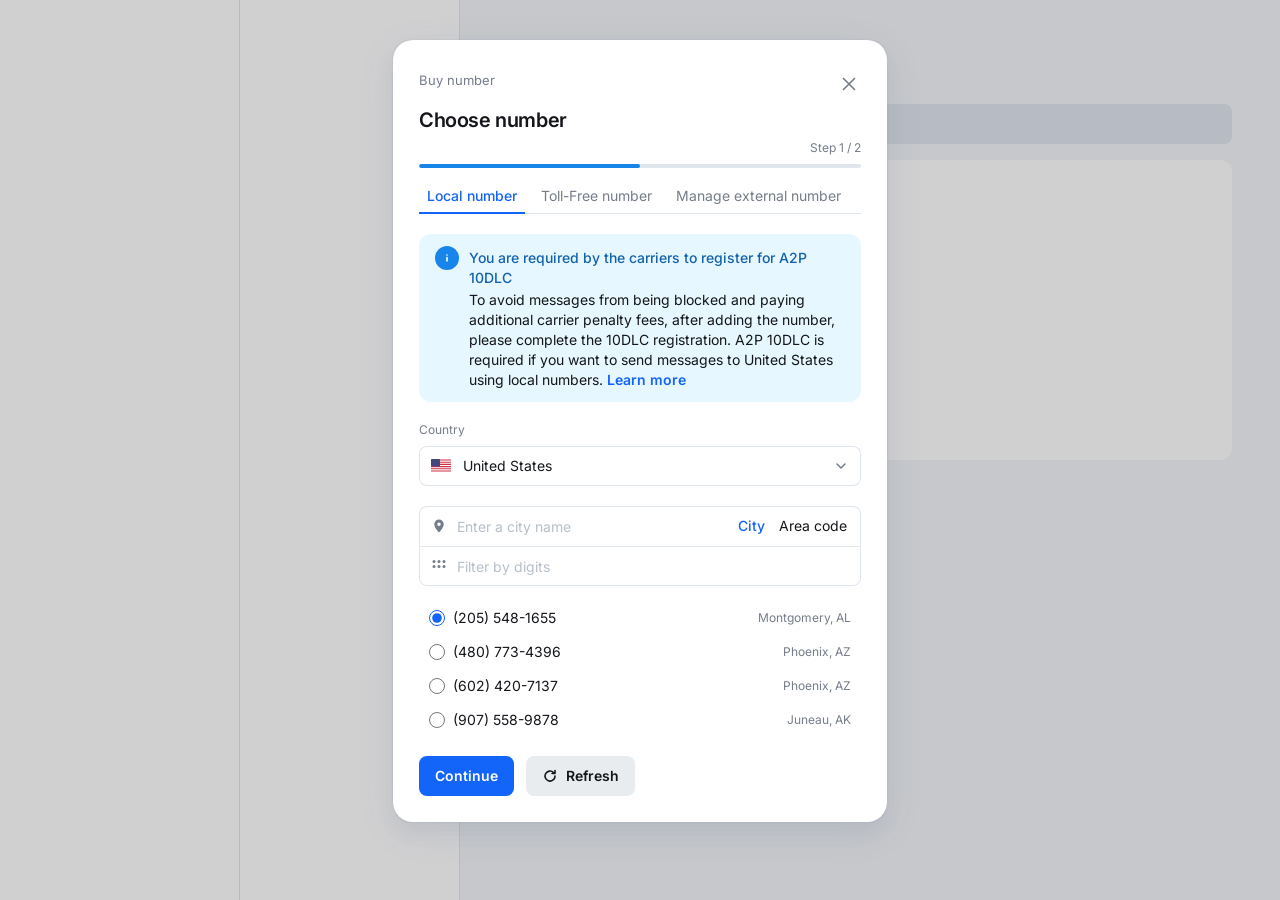
<file: CallLoop-BuyNumber-Prototype.html>
<!doctype html>
<html lang="en">
<head>
<meta charset="utf-8">
<meta name="viewport" content="width=device-width, initial-scale=1">
<title>Call Loop — Buy number prototype</title>
<link rel="preconnect" href="https://fonts.googleapis.com">
<link href="https://fonts.googleapis.com/css2?family=Inter:wght@400;500;600&display=swap" rel="stylesheet">
<style>
:root{
  /* Call Loop design system — synced from Figma "00 Design System" (BOVX8Hmx1HfwwBeDwOcZQL), 2026-10-19. Source of truth: design-system/tokens.css */
  /* Primary */
  --blue1:#1364F9;--blue2:#1854EA;--blue3:#1885EA;--blue4:#1362AC;--blue5:#E7EFFE;--blue6:#D0E0FE;
  --blue1-dis:rgba(19,100,249,.4);--blue3-dis:rgba(24,133,234,.4);
  --black:#14161A;--white:#FFFFFF;--g1:#757D8A;--g2:#B7BFC8;--g3:#E0E6EE;--g4:#F3F5F8;
  --g2-dis:rgba(183,191,200,.45);--g2-light:rgba(183,191,200,.3);
  --text:#2C2D2E; /* not a Figma style — kept for existing prototype usage */
  /* Secondary */
  --purple1:#7A16F5;--purple2:#C6AFE2;--purple3:#F0E4FF;--aqua1:#A4C5DB;--aqua2:#E4F4FF;
  --orange1:#F86919;--orange2:#D6BAAA;--orange3:#FFEEE4;
  /* States */
  --ok:#05944F;--ok2:#026233;--ok3:#E7F6ED;--notify1:#2E9AE4;--notify2:#E6F7FF;
  --warn1:#FFC043;--warn2:#BA7D04;--warn3:#855A04;--warn4:#FFF8E9;--err:#E11900;--err2:#A11200;--err3:#FFF1F0;
  /* Gradients */
  --grad1:linear-gradient(180deg,#F3F5F8 0%,#EEF5FF 100%);--grad2:linear-gradient(270deg,#F3F5F8 60%,rgba(243,245,248,.8) 100%);--grad3:#E7EFFE;
  /* Effects */
  --shadow1:0 0 2px rgba(83,102,137,.2),0 12px 16px rgba(83,102,137,.08),0 10px 40px rgba(83,102,137,.08);
  --shadow2:0 4px 8px -2px rgba(27,46,94,.04);
  --shadow3:0 0 2px rgba(83,102,137,.2),0 10px 20px rgba(83,102,137,.05),0 30px 50px rgba(83,102,137,.1);
  /* Shape */
  --r-xs:4px;--r:8px;
  --dlg-w:494px; /* Buy number dialog width; height follows each tab's content */
  --font:Inter,system-ui,-apple-system,"Segoe UI",sans-serif;
}
*{box-sizing:border-box}
html,body{height:100%}
body{margin:0;font-family:Inter,system-ui,-apple-system,"Segoe UI",sans-serif;color:var(--black);background:var(--g4);-webkit-font-smoothing:antialiased}
button,input,select{font:inherit;color:inherit}
button:focus-visible,select:focus-visible,a:focus-visible{outline:2px solid var(--blue1);outline-offset:2px}

.shell{position:fixed;inset:0;display:flex}
.shell .a{width:240px;background:#fff;box-shadow:inset -1px 0 0 var(--g3)}
.shell .b{width:220px;background:#fff;box-shadow:inset -1px 0 0 var(--g3)}
.shell .c{flex:1;padding:48px;display:flex;flex-direction:column;gap:16px}
.shell .c i{display:block;border-radius:8px;background:var(--g3)}
@media (max-width:900px){.shell .a,.shell .b{display:none}}

/* Dialog — one width (820px) for both steps */
.overlay{position:fixed;inset:0;background:rgba(20,22,26,.2);display:flex;justify-content:center;align-items:flex-start;padding:40px 16px;overflow-y:auto}
.dialog{width:var(--dlg-w);max-width:100%;max-height:calc(100vh - 80px);padding:32px 26px 26px;background:#fff;border-radius:20px;box-shadow:var(--shadow1);display:flex;flex-direction:column;gap:20px}
.top{display:flex;justify-content:space-between;align-items:flex-start}
.top .kick{display:block;margin-bottom:20px;font-size:13px;line-height:16px;color:var(--g1)}
.top h2{margin:0;font-size:20px;line-height:24px;letter-spacing:-.4px;font-weight:600}
.x{width:24px;height:24px;padding:0;border:0;background:transparent;color:var(--g1);display:inline-flex;align-items:center;justify-content:center;cursor:pointer}
.x:hover{color:var(--black)}
.step{display:flex;flex-direction:column;gap:8px;margin-top:-12px}
.step span{align-self:flex-end;font-size:12px;line-height:16px;color:var(--g1)}
.bar{height:4px;border-radius:2px;background:var(--g3);overflow:hidden}.bar i{display:block;height:100%;background:var(--blue3);border-radius:2px;transition:width .25s}
.tabs{display:flex;gap:8px;box-shadow:inset 0 -1px 0 var(--g3);overflow-x:auto}
.tab{padding:0 8px 10px;border:0;background:transparent;font-size:14px;line-height:16px;color:var(--g1);cursor:pointer;white-space:nowrap}
.tab:hover{color:var(--blue3)}
.tab[aria-selected="true"]{color:var(--blue1);font-weight:500;box-shadow:inset 0 -2px 0 var(--blue1)}

/* Info alert: title + optional body */
.alert{display:flex;align-items:flex-start;gap:10px;padding:12px 16px;border-radius:12px;background:var(--notify2);font-size:14px;line-height:20px}
.alert i{flex:none;width:24px;height:24px;border-radius:50%;background:var(--blue3);display:inline-flex;align-items:center;justify-content:center}
.alert .tx{padding-top:2px}
.alert b{display:block;font-weight:500;color:var(--blue4)}
.alert p{margin:2px 0 0;color:var(--black)}
.alert a{color:var(--blue1);font-weight:600;text-decoration:none;white-space:nowrap}.alert a:hover{text-decoration:underline}

/* Fields */
.field label,.field .lbl{display:block;margin-bottom:8px;font-size:12px;line-height:16px;color:var(--g1)}
.sel{position:relative}
.sel select{width:100%;height:40px;padding:0 40px 0 44px;border:0;border-radius:8px;background:#fff;box-shadow:inset 0 0 0 1px var(--g3);font-size:14px;line-height:16px;appearance:none;-webkit-appearance:none;cursor:pointer;outline:none}
.sel select:hover{box-shadow:inset 0 0 0 1px var(--g2)}
.sel select:focus{box-shadow:inset 0 0 0 1px var(--blue1),0 0 0 3px var(--blue6)}
.sel select:focus-visible{outline:none}
.sel .lead{position:absolute;left:12px;top:50%;transform:translateY(-50%);display:flex;pointer-events:none}
.sel .chev{position:absolute;right:12px;top:50%;transform:translateY(-50%);color:var(--g1);display:flex;pointer-events:none}
.sel .badge{position:absolute;right:40px;top:50%;transform:translateY(-50%);padding:2px 8px;border-radius:6px;background:var(--g3);font-size:12px;line-height:16px;color:var(--black);pointer-events:none}
.sel.card select{padding-right:116px}

/* Number finder (stacked inputs in one box) */
.finder{border-radius:8px;box-shadow:inset 0 0 0 1px var(--g3);background:#fff}
.finder:focus-within{box-shadow:inset 0 0 0 1px var(--blue1),0 0 0 3px var(--blue6)}
.finder .row{display:flex;align-items:center;gap:8px;height:40px;padding:0 8px 0 12px}
.finder .row + .row{box-shadow:inset 0 1px 0 var(--g3)}
.finder svg{flex:none;color:var(--g1)}
.finder input{flex:1;min-width:0;height:100%;border:0;outline:none;background:transparent;font-size:14px;line-height:16px}
.finder input::placeholder{color:var(--g2)}
.seg{flex:none;display:flex;gap:2px}
.seg button{padding:4px 6px;border:0;border-radius:6px;background:transparent;font-size:14px;line-height:16px;color:var(--black);cursor:pointer}
.seg button:hover{color:var(--blue3)}
.seg button[aria-pressed="true"]{color:var(--blue1);font-weight:500}

/* Number picker grid */
.nums{display:grid;grid-template-columns:1fr;gap:18px;margin:4px 0 8px;padding:0;border:0;min-width:0}
.nums.loc{padding:0 10px}
.nums.tf{grid-template-columns:repeat(3,minmax(0,1fr));row-gap:17px}
.num{display:flex;align-items:center;gap:8px;font-size:14px;line-height:16px;white-space:nowrap;cursor:pointer;min-width:0}
.num small{margin-left:auto;padding-left:12px;font-size:12px;color:var(--g1);overflow:hidden;text-overflow:ellipsis}
input[type="radio"]{flex:none;width:16px;height:16px;margin:0;accent-color:var(--blue1);cursor:pointer}
@media (max-width:520px){.nums.tf{grid-template-columns:repeat(2,minmax(0,1fr))}}

/* External tab: table of numbers */
.tools{display:flex;align-items:center;gap:16px;flex-wrap:wrap}
.search{flex:1;min-width:160px;position:relative}
.search svg{position:absolute;left:12px;top:12px}
.search input{width:100%;height:40px;padding:8px 12px 8px 36px;border:0;border-radius:8px;box-shadow:inset 0 0 0 1px var(--g3);font-size:14px;outline:none}
.search input:focus{box-shadow:inset 0 0 0 1px var(--blue1),0 0 0 3px var(--blue6)}
.sw{flex:none;height:40px;padding:0 4px;display:inline-flex;align-items:center;gap:10px;border:0;border-radius:8px;background:transparent;font-size:14px;line-height:16px;cursor:pointer}
.sw .cnt{color:var(--g1)}
.track{width:32px;height:20px;border-radius:12px;background:var(--g3);position:relative;display:inline-block;transition:background .2s}
.track i{position:absolute;top:4px;left:4px;width:12px;height:12px;border-radius:50%;background:#fff;transition:left .2s}
.sw[aria-checked="true"] .track{background:var(--blue1)}
.sw[aria-checked="true"] .track i{left:16px}
.scroll{overflow:auto;border-radius:8px}
.scroll::-webkit-scrollbar{width:8px;height:8px}.scroll::-webkit-scrollbar-thumb{background:var(--g3);border-radius:4px}
table{width:100%;border-collapse:separate;border-spacing:0;font-size:14px;line-height:16px}
th{position:sticky;top:0;z-index:2;height:40px;padding:0 8px;background:var(--g4);color:var(--g1);font-weight:400;font-size:12px;text-align:left;white-space:nowrap}
td{height:44px;padding:0 8px;border-bottom:1px solid var(--g3);white-space:nowrap}
.xt{min-width:400px}
.xt th:first-child{width:48px;padding-left:16px;border-radius:8px 0 0 8px}
.xt th:last-child{width:170px;padding-right:16px;border-radius:0 8px 8px 0}
.xt td:first-child{padding-left:16px}
.xt td:last-child{padding-right:16px}
.xt tbody tr:not(.added):hover td{background:var(--g4)}
tr.added td{color:var(--g2)}
input[type="checkbox"]{width:18px;height:18px;margin:0;accent-color:var(--blue1);cursor:pointer;vertical-align:middle}
.sortb{padding:0;border:0;background:transparent;display:inline-flex;align-items:center;gap:4px;font-size:12px;line-height:16px;color:var(--g1);cursor:pointer}
.sortb:hover{color:var(--black)}
th[aria-sort="ascending"] .sortb,th[aria-sort="descending"] .sortb{color:var(--black);font-weight:500}
.sortb .u,.sortb .d{stroke:var(--g2)}
th[aria-sort="ascending"] .u,th[aria-sort="descending"] .d{stroke:var(--blue1)}
.tag{position:relative;margin-left:8px;padding:2px 8px;border-radius:6px;background:var(--g4);color:var(--g1);font-size:12px;line-height:16px;cursor:help;outline:none}
.tb{display:none;position:absolute;left:50%;bottom:calc(100% + 6px);transform:translateX(-50%);z-index:3;padding:6px 8px;border-radius:8px;background:rgba(20,22,26,.9);color:#fff;font-size:12px;line-height:16px;font-weight:400;white-space:nowrap}
.tag:hover .tb,.tag:focus .tb,.help:hover .tb,.help:focus .tb{display:block}
.date{color:var(--g1)}
.none{margin:24px 0;text-align:center;font-size:14px;color:var(--g1)}
.sum{display:flex;justify-content:space-between;align-items:center;gap:12px;flex-wrap:wrap;font-size:13px;line-height:16px;color:var(--g1)}
.sum b{color:var(--black);font-weight:500}

/* Step 2: payment */
.disc{align-self:flex-start;padding:0;border:0;background:transparent;display:inline-flex;align-items:center;gap:6px;font-size:14px;line-height:16px;font-weight:500;color:var(--blue1);cursor:pointer}
.disc:hover{color:var(--blue2)}
.disc svg{transition:transform .2s}
.disc[aria-expanded="false"] svg{transform:rotate(180deg)}
.pay{display:flex;flex-direction:column;gap:12px}
.pt th{width:50%}
.pt th:first-child{padding-left:16px;border-radius:8px 0 0 8px}
.pt th:last-child{border-radius:0 8px 8px 0}
.pt td{height:40px}
.pt td:first-child{padding-left:16px}
.pt .ty{margin-left:8px;font-size:12px;color:var(--g1)}
.total{padding:16px;border-radius:12px;background:var(--g4);display:flex;flex-direction:column;gap:12px;font-size:14px;line-height:16px}
.total .ln{display:flex;justify-content:space-between;align-items:center;gap:12px}
.total .ln small{margin-left:8px;font-size:12px;color:var(--g1)}
.total hr{width:100%;margin:0;border:0;height:1px;background:var(--g3)}
.total .grand{font-weight:600}
.total .grand span{font-weight:400;display:inline-flex;align-items:center;gap:6px}
.help{position:relative;display:inline-flex;width:16px;height:16px;border-radius:50%;background:var(--g2);color:#fff;font-size:11px;line-height:16px;font-weight:600;justify-content:center;cursor:help;outline:none}
.help:focus-visible{outline:2px solid var(--blue1);outline-offset:2px}

.dialog>*{flex:none}
.body{flex:1 1 auto;min-height:0;overflow-y:auto;display:flex;flex-direction:column;gap:20px;margin:-4px -8px;padding:4px 8px}
.body>*{flex:none}
.body>.scroll{flex:0 1 auto;height:336px;min-height:160px}
.body>.pay{flex:0 1 auto;min-height:160px}
#sel-list{flex:0 1 auto;min-height:0;max-height:360px;overflow:auto;border-radius:8px}
#sel-list::-webkit-scrollbar{width:8px}#sel-list::-webkit-scrollbar-thumb{background:var(--g3);border-radius:4px}
.body::-webkit-scrollbar{width:8px}.body::-webkit-scrollbar-thumb{background:var(--g3);border-radius:4px}
.actions{display:flex;gap:12px}
.btn{height:40px;padding:0 16px;display:inline-flex;align-items:center;gap:8px;border:0;border-radius:8px;font-size:14px;line-height:16px;font-weight:600;cursor:pointer}
.btn.primary{background:var(--blue1);color:#fff}.btn.primary:hover{background:var(--blue2)}
.btn.primary:disabled{background:var(--blue1-dis);cursor:not-allowed}
.btn.secondary{background:var(--g2-light)}.btn.secondary:hover{background:var(--g3)}
.toast{position:fixed;left:50%;bottom:24px;transform:translateX(-50%);z-index:60;padding:10px 14px;border-radius:10px;background:rgba(20,22,26,.92);color:#fff;font-size:14px;line-height:20px;white-space:nowrap}
@media (max-width:600px){.dialog{padding:20px;max-height:calc(100vh - 32px)}.overlay{padding:16px 8px}}
</style>
</head>
<body>
<div class="shell" aria-hidden="true"><div class="a"></div><div class="b"></div><div class="c"><i style="width:220px;height:40px"></i><i style="height:40px"></i><i style="height:300px;border-radius:12px;background:#fff"></i></div></div>
<div id="root"></div>
<script>
(function () {
  'use strict';
  const esc = (s) => String(s).replace(/[&<>"']/g, (c) => ({ '&': '&amp;', '<': '&lt;', '>': '&gt;', '"': '&quot;', "'": '&#39;' }[c]));
  const norm = (t) => String(t).replace(/\D/g, '');
  const pad = (n, w) => String(n).padStart(w, '0');
  const fmt = (n) => '$' + n.toFixed(2);
  const PRICE = 5;
  const UNUSED_RATIO = 0.494; // share of the current billing period already paid for (proration credit)

  /* ---- External tab data (unchanged) ---- */
  const MS = ['Jan', 'Feb', 'Mar', 'Apr', 'May', 'Jun', 'Jul', 'Aug', 'Sep', 'Oct', 'Nov', 'Dec'];
  const AREAS = ['205', '907', '480', '520', '205', '205', '205', '312', '415', '646', '702', '713', '786', '818', '206', '303', '404', '503', '512', '617', '619', '720', '801', '919'];
  const NUMS = AREAS.map((a, i) => {
    const mid = String(100 + ((i * 137) % 900)).padStart(3, '0');
    const end = String(1000 + ((i * 2741) % 9000)).slice(-4);
    const d = new Date(2026, 9, 14 - i * 3, 9 + (i * 5) % 9, (i * 17) % 60);
    const h = d.getHours();
    const time = ((h + 11) % 12 + 1) + ':' + String(d.getMinutes()).padStart(2, '0') + ' ' + (h < 12 ? 'AM' : 'PM');
    return {
      id: 'n' + i,
      number: i === 0 ? '(205) 548-1655' : i === 4 ? '(205) 555-0101' : i === 5 ? '(205) 555-0102' : i === 6 ? '(205) 555-0103' : '(' + a + ') ' + mid + '-' + end,
      added: i < 4,
      ts: d.getTime(),
      purchased: MS[d.getMonth()] + ' ' + d.getDate() + ', ' + d.getFullYear() + ' · ' + time
    };
  });

  /* ---- Local and toll-free pools ---- */
  const COUNTRIES = {
    US: { name: 'United States', cities: [['Montgomery', 'AL', '205'], ['Phoenix', 'AZ', '480'], ['Phoenix', 'AZ', '602'], ['Juneau', 'AK', '907'], ['Tucson', 'AZ', '520'], ['Tucson', 'AZ', '520'], ['Chicago', 'IL', '312'], ['San Francisco', 'CA', '415'], ['New York', 'NY', '646'], ['Austin', 'TX', '512'], ['Houston', 'TX', '713'], ['Miami', 'FL', '786'], ['Seattle', 'WA', '206'], ['Denver', 'CO', '303'], ['Atlanta', 'GA', '404'], ['Boston', 'MA', '617'], ['Los Angeles', 'CA', '213'], ['Las Vegas', 'NV', '702']] },
    CA: { name: 'Canada', cities: [['Toronto', 'ON', '416'], ['Vancouver', 'BC', '604'], ['Montreal', 'QC', '514'], ['Calgary', 'AB', '403'], ['Ottawa', 'ON', '613'], ['Edmonton', 'AB', '780'], ['Winnipeg', 'MB', '204'], ['Halifax', 'NS', '902']] }
  };
  const LOCAL = {};
  Object.keys(COUNTRIES).forEach((cc) => {
    const cities = COUNTRIES[cc].cities;
    LOCAL[cc] = Array.from({ length: cities.length * 6 }, (_, i) => {
      const [city, st, area] = cities[i % cities.length];
      const ex = 200 + ((i * 373 + Number(area) * 7) % 790);
      const line = pad((i * 2741 + 1655) % 10000, 4);
      return { id: 'L' + cc + i, number: i === 0 && cc === 'US' ? '(205) 548-1655' : '(' + area + ') ' + ex + '-' + line, place: city + ', ' + st, type: 'Local' };
    });
  });
  const TF_PREFIX = ['888', '844', '855', '833', '800', '866', '877'];
  const TOLLFREE = Array.from({ length: 140 }, (_, i) => ({
    id: 'T' + i,
    number: i === 0 ? '(888) 481-0416' : '(' + TF_PREFIX[i % TF_PREFIX.length] + ') ' + (200 + ((i * 487) % 790)) + '-' + pad((i * 1913 + 416) % 10000, 4),
    type: 'Toll-Free'
  }));
  const PAGE = { local: 4, tollfree: 12 };

  const TABS = [['local', 'Local number'], ['tollfree', 'Toll-Free number'], ['external', 'Manage external number']];
  const CARDS = [['mc', 'Mastercard •••• 4250', true], ['visa', 'Visa •••• 1182', false]];

  const S = {
    step: 1, tab: 'local', toast: '',
    // local / toll-free
    country: 'US', mode: 'city', place: '', digits: '', tfDigits: '', page: { local: 0, tollfree: 0 }, pick: { local: null, tollfree: null }, bought: [],
    // external
    hideAdded: false, q: '', sel: [], sortKey: 'date', sortDir: 'desc',
    // payment
    listOpen: true, card: 'mc'
  };
  let toastTimer = null;
  let prevStep = S.step, prevTab = S.tab;

  const IC = {
    x: '<svg width="22" height="22" viewBox="0 0 24 24" fill="none" stroke="currentColor" stroke-width="1.8" stroke-linecap="round" aria-hidden="true"><path d="M6 6l12 12M18 6L6 18"/></svg>',
    info: '<svg width="14" height="14" viewBox="0 0 16 16" fill="none" stroke="#fff" stroke-width="1.8" stroke-linecap="round" aria-hidden="true"><path d="M8 7.5v4M8 4.6v.1"/></svg>',
    search: '<svg width="16" height="16" viewBox="0 0 16 16" fill="none" stroke="#757D8A" stroke-width="1.5" stroke-linecap="round" aria-hidden="true"><circle cx="7" cy="7" r="4.5"/><path d="M10.5 10.5l3 3"/></svg>',
    pin: '<svg width="16" height="16" viewBox="0 0 16 16" fill="currentColor" aria-hidden="true"><path d="M8 1.5a4.75 4.75 0 0 0-4.75 4.75C3.25 9.8 8 14.5 8 14.5s4.75-4.7 4.75-8.25A4.75 4.75 0 0 0 8 1.5zm0 6.5a1.75 1.75 0 1 1 0-3.5 1.75 1.75 0 0 1 0 3.5z"/></svg>',
    pad: '<svg width="16" height="16" viewBox="0 0 16 16" fill="currentColor" aria-hidden="true"><circle cx="3" cy="3.5" r="1.5"/><circle cx="8" cy="3.5" r="1.5"/><circle cx="13" cy="3.5" r="1.5"/><circle cx="3" cy="8.5" r="1.5"/><circle cx="8" cy="8.5" r="1.5"/><circle cx="13" cy="8.5" r="1.5"/></svg>',
    chev: '<svg width="16" height="16" viewBox="0 0 16 16" fill="none" stroke="currentColor" stroke-width="1.5" stroke-linecap="round" stroke-linejoin="round" aria-hidden="true"><path d="M4 6l4 4 4-4"/></svg>',
    chevUp: '<svg width="16" height="16" viewBox="0 0 16 16" fill="none" stroke="currentColor" stroke-width="1.6" stroke-linecap="round" stroke-linejoin="round" aria-hidden="true"><path d="M4 10l4-4 4 4"/></svg>',
    sort: '<svg width="14" height="14" viewBox="0 0 16 16" fill="none" stroke-width="1.5" stroke-linecap="round" stroke-linejoin="round" aria-hidden="true"><path class="u" d="M5 6.5L8 3.5l3 3"/><path class="d" d="M5 9.5l3 3 3-3"/></svg>',
    refresh: '<svg width="16" height="16" viewBox="0 0 16 16" fill="none" stroke="currentColor" stroke-width="1.6" stroke-linecap="round" stroke-linejoin="round" aria-hidden="true"><path d="M13 8a5 5 0 1 1-1.5-3.5M13 2.5v3h-3"/></svg>',
    US: '<svg width="20" height="14" viewBox="0 0 20 14" aria-hidden="true"><rect width="20" height="14" rx="2" fill="#fff"/><path d="M0 1h20M0 3.2h20M0 5.4h20M0 7.6h20M0 9.8h20M0 12h20" stroke="#D02F44" stroke-width="1.1"/><rect width="9" height="7.6" rx="1" fill="#46467F"/></svg>',
    CA: '<svg width="20" height="14" viewBox="0 0 20 14" aria-hidden="true"><rect width="20" height="14" rx="2" fill="#fff"/><path d="M0 2a2 2 0 0 1 2-2h3v14H2a2 2 0 0 1-2-2zM15 0h3a2 2 0 0 1 2 2v10a2 2 0 0 1-2 2h-3z" fill="#E11900"/><path d="M10 3l1 2 1.4-.5-.6 2.6 1.2-.4-.8 1.6.8.5-2.5.4v1.8h-1V9.2L7 8.8l.8-.5L7 6.7l1.2.4-.6-2.6L9 5z" fill="#E11900"/></svg>',
    mc: '<svg width="24" height="16" viewBox="0 0 24 16" aria-hidden="true"><rect width="24" height="16" rx="3" fill="#fff" stroke="#E0E6EE"/><circle cx="9.5" cy="8" r="4.5" fill="#EB001B"/><circle cx="14.5" cy="8" r="4.5" fill="#F79E1B" fill-opacity=".9"/></svg>',
    visa: '<svg width="24" height="16" viewBox="0 0 24 16" aria-hidden="true"><rect width="24" height="16" rx="3" fill="#1A1F71"/><text x="12" y="11" text-anchor="middle" font-family="Arial" font-size="7" font-weight="700" font-style="italic" fill="#fff">VISA</text></svg>'
  };

  function showToast(msg) {
    clearTimeout(toastTimer);
    S.toast = msg;
    toastTimer = setTimeout(() => { S.toast = ''; render(); }, 2800);
  }

  /* ---- Local / toll-free lists ---- */
  function filteredPool(tab) {
    if (tab === 'tollfree') {
      const d = norm(S.tfDigits);
      return TOLLFREE.filter((n) => !S.bought.includes(n.id) && (!d || norm(n.number).includes(d)));
    }
    const d = norm(S.digits);
    const p = S.place.trim().toLowerCase();
    return LOCAL[S.country].filter((n) => !S.bought.includes(n.id) &&
      (!d || norm(n.number).includes(d)) &&
      (!p || (S.mode === 'city' ? n.place.toLowerCase().includes(p) : norm(n.number).startsWith(norm(p)))));
  }
  function visibleNums(tab) {
    const pool = filteredPool(tab);
    const size = PAGE[tab];
    if (pool.length <= size) return pool;
    const start = (S.page[tab] * size) % pool.length;
    return pool.slice(start).concat(pool.slice(0, start)).slice(0, size);
  }
  function pickFirst(tab) { const v = visibleNums(tab); S.pick[tab] = v.length ? v[0].id : null; }
  function pickedVisible(tab) { return visibleNums(tab).some((n) => n.id === S.pick[tab]); }

  function alertBox(title, body) {
    return '<div class="alert"><i>' + IC.info + '</i><div class="tx"><b>' + title + '</b>' + (body ? '<p>' + body + '</p>' : '') + '</div></div>';
  }
  const LEARN = ' <a href="#" data-act="learn">Learn more</a>';

  function radioGrid(tab) {
    const list = visibleNums(tab);
    if (!list.length) return '<p class="none">No numbers match your search. Try another ' + (tab === 'local' && S.mode === 'city' ? 'city or ' : '') + 'digit filter.</p>';
    return '<fieldset class="nums ' + (tab === 'tollfree' ? 'tf' : 'loc') + '"><legend class="sr" style="position:absolute;width:1px;height:1px;overflow:hidden;clip:rect(0 0 0 0)">Available numbers</legend>' +
      list.map((n) => '<label class="num"><input type="radio" name="num-' + tab + '" data-act="radio" data-id="' + n.id + '"' + (S.pick[tab] === n.id ? ' checked' : '') + '>' + n.number + (n.place ? '<small title="' + n.place + '">' + n.place + '</small>' : '') + '</label>').join('') +
      '</fieldset>';
  }

  function localView() {
    return (S.country === 'US' ? alertBox('You are required by the carriers to register for A2P 10DLC', 'To avoid messages from being blocked and paying additional carrier penalty fees, after adding the number, please complete the 10DLC registration. A2P 10DLC is required if you want to send messages to United States using local numbers.' + LEARN) : '') +
      '<div class="field"><label for="country">Country</label><div class="sel"><span class="lead">' + IC[S.country] + '</span>' +
      '<select id="country" data-act="country">' + Object.keys(COUNTRIES).map((k) => '<option value="' + k + '"' + (k === S.country ? ' selected' : '') + '>' + COUNTRIES[k].name + '</option>').join('') + '</select>' +
      '<span class="chev">' + IC.chev + '</span></div></div>' +
      '<div class="finder"><div class="row">' + IC.pin +
      '<input id="place" type="text" autocomplete="off" aria-label="' + (S.mode === 'city' ? 'City' : 'Area code') + '" placeholder="' + (S.mode === 'city' ? 'Enter a city name' : 'Enter an area code') + '"' + (S.mode === 'area' ? ' inputmode="numeric"' : '') + ' value="' + esc(S.place) + '">' +
      '<div class="seg" role="group" aria-label="Search by">' +
      '<button type="button" data-act="mode" data-v="city" aria-pressed="' + (S.mode === 'city') + '">City</button>' +
      '<button type="button" data-act="mode" data-v="area" aria-pressed="' + (S.mode === 'area') + '">Area code</button></div></div>' +
      '<div class="row">' + IC.pad + '<input id="digits" type="text" inputmode="numeric" autocomplete="off" aria-label="Filter by digits" placeholder="Filter by digits" value="' + esc(S.digits) + '"></div></div>' +
      radioGrid('local');
  }

  function tollFreeView() {
    return alertBox('You are required by the carriers to verify your toll-free numbers', 'To avoid carrier filtering and ensure better deliverability, please complete the toll-free verification.' + LEARN) +
      '<div class="finder"><div class="row">' + IC.pad + '<input id="tfDigits" type="text" inputmode="numeric" autocomplete="off" aria-label="Filter by digits" placeholder="Filter by digits" value="' + esc(S.tfDigits) + '"></div></div>' +
      radioGrid('tollfree');
  }

  /* ---- External tab ---- */
  function visibleRows() {
    const q = norm(S.q);
    const mul = S.sortDir === 'asc' ? 1 : -1;
    return NUMS.filter((n) => (!S.hideAdded || !n.added) && (!q || norm(n.number).includes(q)))
      .sort((a, b) => mul * (S.sortKey === 'number' ? norm(a.number).localeCompare(norm(b.number)) : a.ts - b.ts));
  }

  function tableView() {
    const rows = visibleRows();
    const selectable = rows.filter((n) => !n.added);
    const all = selectable.length > 0 && selectable.every((n) => S.sel.includes(n.id));
    const ariaSort = (k) => S.sortKey === k ? (S.sortDir === 'asc' ? 'ascending' : 'descending') : 'none';
    const added = NUMS.filter((n) => n.added).length;
    const avail = NUMS.length - added;
    const count = S.sel.length;
    return alertBox('Select the numbers you want to use in Call Loop') +
      '<div class="tools"><div class="search">' + IC.search + '<input id="q" type="search" aria-label="Search numbers" placeholder="Search..." value="' + esc(S.q) + '"></div>' +
      '<button type="button" class="sw" role="switch" aria-checked="' + S.hideAdded + '" data-act="toggleHide"><span class="track" aria-hidden="true"><i></i></span>Hide added numbers <span class="cnt">(' + added + ')</span></button></div>' +
      '<div class="scroll"><table class="xt"><thead><tr>' +
      '<th scope="col"><input type="checkbox" data-act="all" aria-label="Select all available numbers"' + (all ? ' checked' : '') + (selectable.length ? '' : ' disabled') + '></th>' +
      '<th scope="col" aria-sort="' + ariaSort('number') + '"><button type="button" class="sortb" data-act="sort" data-k="number">Phone number' + IC.sort + '</button></th>' +
      '<th scope="col" aria-sort="' + ariaSort('date') + '"><button type="button" class="sortb" data-act="sort" data-k="date">Purchased' + IC.sort + '</button></th></tr></thead><tbody>' +
      rows.map((n) => '<tr' + (n.added ? ' class="added"' : '') + '><td>' +
        (n.added ? '' : '<input type="checkbox" data-act="pick" data-id="' + n.id + '" aria-label="Select ' + n.number + '"' + (S.sel.includes(n.id) ? ' checked' : '') + '>') +
        '</td><td>' + n.number + (n.added ? '<span class="tag" tabindex="0">Added<span class="tb" role="tooltip">Already in Call Loop</span></span>' : '') + '</td>' +
        '<td' + (n.added ? '' : ' class="date"') + '>' + n.purchased + '</td></tr>').join('') +
      '</tbody></table>' + (rows.length ? '' : '<p class="none">No numbers match “' + esc(S.q) + '”.</p>') + '</div>' +
      '<div class="sum"><span>' + avail + ' available · ' + added + (S.hideAdded ? ' added hidden' : ' already added') + '</span>' +
      (count ? '<b>' + count + ' selected · ' + fmt(count * PRICE) + ' / month</b>' : '') + '</div>';
  }

  /* ---- Selection → payment ---- */
  function selectedNumbers() {
    if (S.tab === 'external') return NUMS.filter((n) => S.sel.includes(n.id)).map((n) => ({ number: n.number, type: 'External' }));
    const pool = S.tab === 'tollfree' ? TOLLFREE : LOCAL[S.country];
    const n = pool.find((x) => x.id === S.pick[S.tab]);
    return n ? [n] : [];
  }
  function canContinue() { return S.tab === 'external' ? S.sel.length > 0 : pickedVisible(S.tab); }

  function paymentView() {
    const nums = selectedNumbers();
    const monthly = nums.length * PRICE;
    const unused = Math.round(monthly * UNUSED_RATIO * 100) / 100;
    const card = CARDS.find((c) => c[0] === S.card);
    return '<div class="pay"><button type="button" class="disc" data-act="list" aria-expanded="' + S.listOpen + '" aria-controls="sel-list">' + IC.chevUp + 'Selected numbers: ' + nums.length + '</button>' +
      (S.listOpen ? '<div id="sel-list"><table class="pt"><thead><tr><th scope="col">Phone number</th><th scope="col">Price</th></tr></thead><tbody>' +
        nums.map((n) => '<tr><td>' + n.number + '</td><td>' + fmt(PRICE) + '</td></tr>').join('') +
        '</tbody></table></div>' : '') + '</div>' +
      '<div class="field"><label for="card">Card</label><div class="sel card"><span class="lead">' + IC[card[0]] + '</span>' +
      '<select id="card" data-act="card">' + CARDS.map((c) => '<option value="' + c[0] + '"' + (c[0] === S.card ? ' selected' : '') + '>' + c[1] + '</option>').join('') + '</select>' +
      (card[2] ? '<span class="badge">Primary</span>' : '') + '<span class="chev">' + IC.chev + '</span></div></div>' +
      '<div class="total">' +
      '<div class="ln"><span>Monthly total<small>' + nums.length + ' × $' + PRICE + '</small></span><span>$' + monthly + '/ month</span></div><hr>' +
      '<div class="ln"><span>Monthly total</span><span>' + fmt(monthly) + '</span></div>' +
      '<div class="ln"><span>Unused time</span><span>−' + fmt(unused) + '</span></div><hr>' +
      '<div class="ln grand"><span>Total charged today <span class="help" tabindex="0" aria-label="About this charge">?<span class="tb" role="tooltip">Prorated for the rest of your current billing period</span></span></span><span>' + fmt(monthly - unused) + '</span></div>' +
      '</div>';
  }

  const root = document.getElementById('root');
  function render() {
    const active = document.activeElement;
    const keepId = active && active.id ? active.id : null;
    const pos = keepId && active.setSelectionRange && active.type !== 'radio' ? active.selectionStart : null;
    const scrollEl = root.querySelector('.scroll');
    const scrollTop = scrollEl ? scrollEl.scrollTop : 0;
    const bodyEl = root.querySelector('.body');
    const bodyTop = bodyEl && S.step === prevStep && S.tab === prevTab ? bodyEl.scrollTop : 0;
    prevStep = S.step; prevTab = S.tab;
    const one = S.step === 1;
    const count = S.sel.length;
    let body;
    if (one) {
      body = '<div class="tabs" role="tablist" aria-label="Number type">' + TABS.map(([id, label]) => '<button type="button" class="tab" role="tab" data-act="tab" data-v="' + id + '" aria-selected="' + (S.tab === id) + '">' + label + '</button>').join('') + '</div>' +
        '<div class="body">' + (S.tab === 'local' ? localView() : S.tab === 'tollfree' ? tollFreeView() : tableView()) + '</div>' +
        '<div class="actions"><button type="button" class="btn primary" data-act="continue"' + (canContinue() ? '' : ' disabled') + '>' + (S.tab === 'external' && count ? 'Continue (' + count + ')' : 'Continue') + '</button>' +
        '<button type="button" class="btn secondary" data-act="refresh">' + IC.refresh + 'Refresh</button></div>';
    } else {
      body = '<div class="body">' + paymentView() + '</div>' +
        '<div class="actions"><button type="button" class="btn primary" data-act="buy">Buy number</button>' +
        '<button type="button" class="btn secondary" data-act="back">Back</button></div>';
    }
    root.innerHTML = '<div class="overlay"><div class="dialog" role="dialog" aria-modal="true" aria-labelledby="t">' +
      '<div class="top"><div><span class="kick">Buy number</span><h2 id="t">' + (one ? 'Choose number' : 'Payment') + '</h2></div><button type="button" class="x" data-act="close" aria-label="Close">' + IC.x + '</button></div>' +
      '<div class="step"><span>Step ' + S.step + ' / 2</span><div class="bar" role="progressbar" aria-label="Step ' + S.step + ' of 2" aria-valuenow="' + S.step + '" aria-valuemin="0" aria-valuemax="2"><i style="width:' + (one ? 50 : 100) + '%"></i></div></div>' +
      body + '</div></div>' + (S.toast ? '<div class="toast" role="status">' + esc(S.toast) + '</div>' : '');
    const newScroll = root.querySelector('.scroll');
    if (newScroll) newScroll.scrollTop = scrollTop;
    const newBody = root.querySelector('.body');
    if (newBody) newBody.scrollTop = bodyTop;
    if (keepId) {
      const el = document.getElementById(keepId) || root.querySelector('[data-act="' + (active.dataset && active.dataset.act) + '"]');
      if (el) { el.focus(); if (pos != null && el.setSelectionRange) el.setSelectionRange(pos, pos); }
    } else if (active && active.dataset && active.dataset.act) {
      const sel = '[data-act="' + active.dataset.act + '"]' + (active.dataset.k ? '[data-k="' + active.dataset.k + '"]' : '') + (active.dataset.v ? '[data-v="' + active.dataset.v + '"]' : '') + (active.dataset.id ? '[data-id="' + active.dataset.id + '"]' : '');
      const el = root.querySelector(sel);
      if (el) el.focus();
    }
  }

  document.addEventListener('click', (e) => {
    const t = e.target.closest('[data-act]');
    if (!t) return;
    const act = t.dataset.act;
    if (act === 'pick' || act === 'all' || act === 'radio' || act === 'country' || act === 'card') return; // handled on change
    if (act === 'learn') { e.preventDefault(); showToast('Opens the help article'); }
    else if (act === 'toggleHide') S.hideAdded = !S.hideAdded;
    else if (act === 'tab') S.tab = t.dataset.v;
    else if (act === 'mode') { if (S.mode !== t.dataset.v) { S.mode = t.dataset.v; S.place = ''; } }
    else if (act === 'sort') {
      const k = t.dataset.k;
      S.sortDir = S.sortKey === k ? (S.sortDir === 'asc' ? 'desc' : 'asc') : (k === 'date' ? 'desc' : 'asc');
      S.sortKey = k;
    } else if (act === 'refresh') {
      if (S.tab === 'external') { S.q = ''; }
      else { S.page[S.tab]++; pickFirst(S.tab); }
      showToast('Numbers refreshed');
    }
    else if (act === 'continue') { if (canContinue()) { S.step = 2; S.listOpen = true; } }
    else if (act === 'back') S.step = 1;
    else if (act === 'list') S.listOpen = !S.listOpen;
    else if (act === 'buy') {
      const n = selectedNumbers().length;
      if (S.tab === 'external') { NUMS.forEach((x) => { if (S.sel.includes(x.id)) x.added = true; }); S.sel = []; }
      else { S.bought.push(S.pick[S.tab]); pickFirst(S.tab); }
      S.step = 1;
      showToast(n === 1 ? 'Number bought' : n + ' numbers bought');
    }
    else if (act === 'close') showToast('Close isn’t part of this prototype');
    render();
  });

  document.addEventListener('change', (e) => {
    const t = e.target;
    if (!t.dataset) return;
    const act = t.dataset.act;
    if (act === 'pick') {
      const id = t.dataset.id;
      S.sel = S.sel.includes(id) ? S.sel.filter((x) => x !== id) : S.sel.concat(id);
    } else if (act === 'all') {
      const ids = visibleRows().filter((n) => !n.added).map((n) => n.id);
      const all = ids.every((id) => S.sel.includes(id));
      S.sel = all ? S.sel.filter((x) => !ids.includes(x)) : Array.from(new Set(S.sel.concat(ids)));
    } else if (act === 'radio') S.pick[S.tab] = t.dataset.id;
    else if (act === 'country') { S.country = t.value; S.place = ''; S.digits = ''; S.page.local = 0; pickFirst('local'); }
    else if (act === 'card') S.card = t.value;
    else return;
    render();
  });

  document.addEventListener('input', (e) => {
    const id = e.target.id;
    if (id === 'q' || id === 'place' || id === 'digits' || id === 'tfDigits') { S[id] = e.target.value; render(); }
  });

  pickFirst('local');
  pickFirst('tollfree');
  render();
})();
</script>
</body>
</html>
</file>
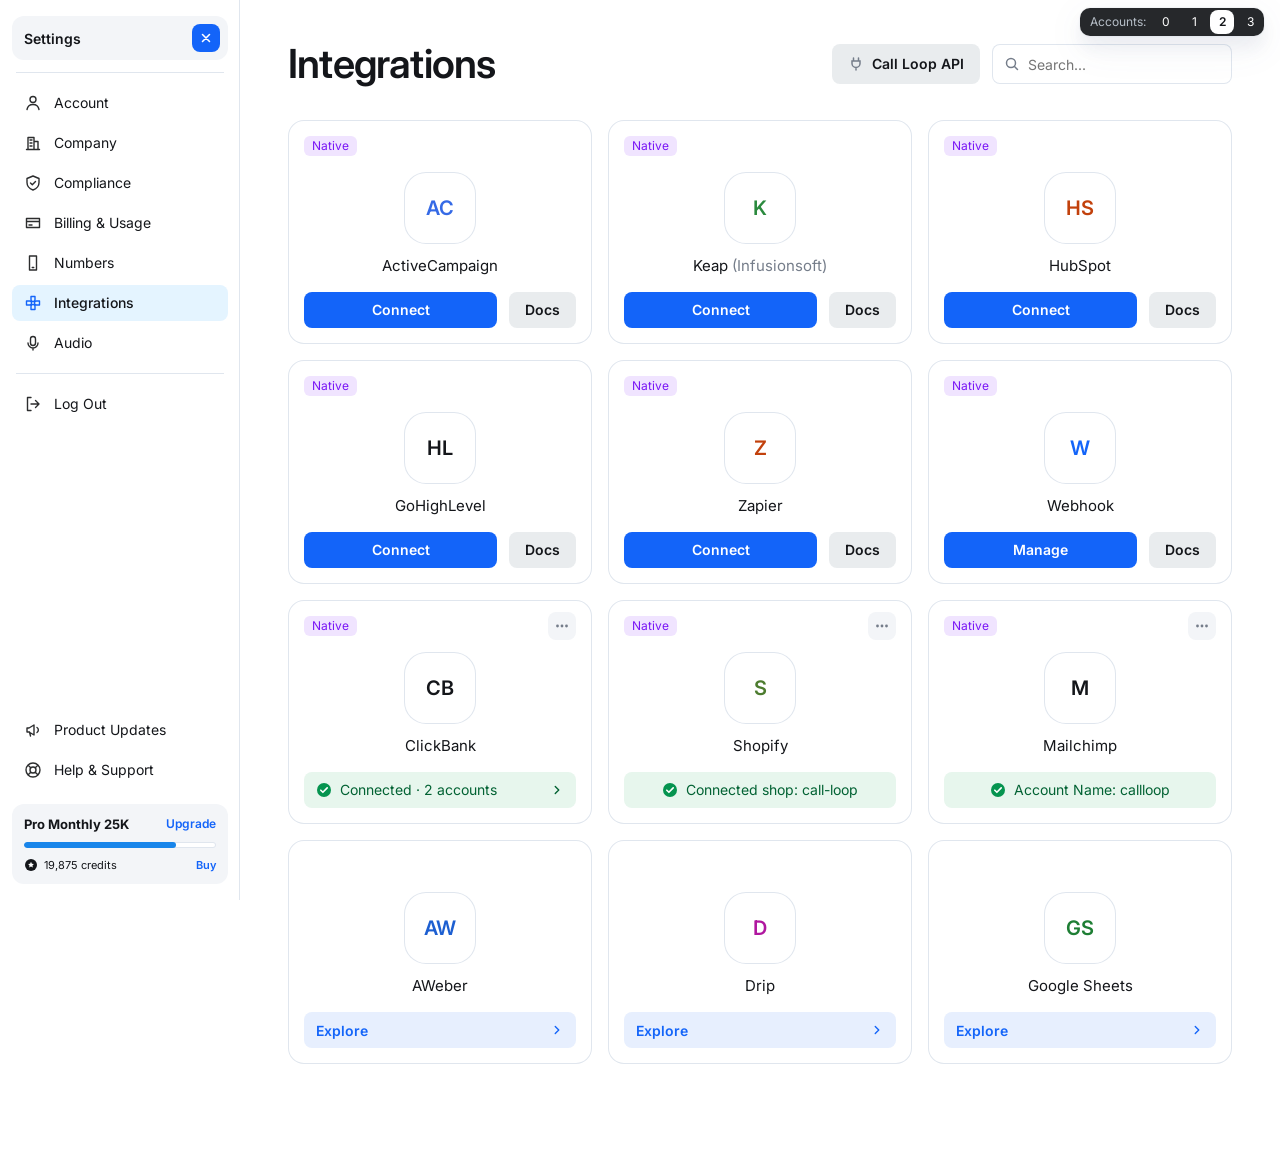
<file: CallLoop-ClickBank-Prototype.html>
<!doctype html>
<html lang="en">
<head>
<meta charset="utf-8">
<meta name="viewport" content="width=device-width, initial-scale=1">
<title>Call Loop — ClickBank integration prototype</title>
<link rel="preconnect" href="https://fonts.googleapis.com">
<link href="https://fonts.googleapis.com/css2?family=Inter:wght@400;500;600&family=Roboto+Mono:wght@400&display=swap" rel="stylesheet">
<style>
:root{
  /* Call Loop design system — synced from Figma "00 Design System" (BOVX8Hmx1HfwwBeDwOcZQL), 2026-10-19. Source of truth: design-system/tokens.css */
  /* Primary */
  --blue1:#1364F9;--blue2:#1854EA;--blue3:#1885EA;--blue4:#1362AC;--blue5:#E7EFFE;--blue6:#D0E0FE;
  --blue1-dis:rgba(19,100,249,.4);--blue3-dis:rgba(24,133,234,.4);
  --black:#14161A;--white:#FFFFFF;--g1:#757D8A;--g2:#B7BFC8;--g3:#E0E6EE;--g4:#F3F5F8;
  --g2-dis:rgba(183,191,200,.45);--g2-light:rgba(183,191,200,.3);
  --text:#2C2D2E; /* not a Figma style — kept for existing prototype usage */
  /* Secondary */
  --purple1:#7A16F5;--purple2:#C6AFE2;--purple3:#F0E4FF;--aqua1:#A4C5DB;--aqua2:#E4F4FF;
  --orange1:#F86919;--orange2:#D6BAAA;--orange3:#FFEEE4;
  /* States */
  --ok:#05944F;--ok2:#026233;--ok3:#E7F6ED;--notify1:#2E9AE4;--notify2:#E6F7FF;
  --warn1:#FFC043;--warn2:#BA7D04;--warn3:#855A04;--warn4:#FFF8E9;--err:#E11900;--err2:#A11200;--err3:#FFF1F0;
  /* Gradients */
  --grad1:linear-gradient(180deg,#F3F5F8 0%,#EEF5FF 100%);--grad2:linear-gradient(270deg,#F3F5F8 60%,rgba(243,245,248,.8) 100%);--grad3:#E7EFFE;
  /* Effects */
  --shadow1:0 0 2px rgba(83,102,137,.2),0 12px 16px rgba(83,102,137,.08),0 10px 40px rgba(83,102,137,.08);
  --shadow2:0 4px 8px -2px rgba(27,46,94,.04);
  --shadow3:0 0 2px rgba(83,102,137,.2),0 10px 20px rgba(83,102,137,.05),0 30px 50px rgba(83,102,137,.1);
  /* Shape */
  --r-xs:4px;--r:8px;
  --font:Inter,system-ui,-apple-system,"Segoe UI",sans-serif;
}
*{box-sizing:border-box}
body{margin:0;font-family:Inter,system-ui,-apple-system,"Segoe UI",sans-serif;color:var(--black);background:#fff;-webkit-font-smoothing:antialiased}
button,input,select{font:inherit;color:inherit}
a{color:var(--blue1)}a:hover{color:var(--blue2)}
button:focus-visible,a:focus-visible,select:focus-visible{outline:2px solid var(--blue1);outline-offset:1px}
.app{display:flex;flex-wrap:wrap;min-height:100vh}

/* Sidebar */
.side{width:240px;flex:none;height:100vh;position:sticky;top:0;overflow:auto;padding:16px 12px;box-shadow:inset -1px 0 0 var(--g3);display:flex;flex-direction:column;justify-content:space-between;gap:24px;background:#fff}
.shead{height:44px;padding:0 8px 0 12px;border-radius:12px;background:var(--g4);display:flex;align-items:center;justify-content:space-between;font-size:14px;font-weight:600}
.sclose{width:28px;height:28px;padding:0;border:0;border-radius:8px;background:var(--blue1);color:#fff;display:inline-flex;align-items:center;justify-content:center;cursor:pointer}
.divider{height:1px;background:var(--g3);margin:8px 4px}
.nav{height:36px;padding:0 12px;display:flex;align-items:center;gap:12px;border-radius:8px;color:var(--black);text-decoration:none;font-size:14px;line-height:16px}
.nav:hover{background:var(--g4);color:var(--black)}
.nav svg{stroke:var(--text);flex:none}
.nav.on{background:var(--aqua2);font-weight:500}.nav.on svg{stroke:var(--blue1)}
.plan{margin-top:12px;padding:12px;border-radius:12px;background:var(--g4);display:flex;flex-direction:column;gap:10px}
.plan .row{display:flex;justify-content:space-between;align-items:center;font-size:11px;line-height:14px}
.plan a{text-decoration:none;font-weight:600}
.prog{height:6px;border-radius:3px;background:#fff;box-shadow:inset 0 0 0 1px var(--g3);overflow:hidden}.prog i{display:block;height:100%;width:79%;background:var(--blue3);border-radius:3px}

/* Main */
.main{flex:999 1 560px;min-width:0;padding:40px 48px 96px}
.wrap{max-width:1120px;display:flex;flex-direction:column;gap:32px}
h1{margin:0;font-size:40px;line-height:48px;letter-spacing:-.8px;font-weight:600}
.h2{margin:0;font-size:17px;line-height:24px;font-weight:600}
.muted{color:var(--g1)}
.btn{height:40px;padding:0 16px;display:inline-flex;align-items:center;justify-content:center;gap:8px;border:0;border-radius:8px;font-size:14px;line-height:16px;font-weight:600;cursor:pointer;white-space:nowrap}
.btn.sm{height:36px}
.btn.primary{background:var(--blue1);color:#fff}.btn.primary:hover{background:var(--blue2)}
.btn.primary:disabled{background:rgba(19,100,249,.4);cursor:not-allowed}
.btn.secondary{background:rgba(183,191,200,.3);color:var(--black)}.btn.secondary:hover{background:var(--g3)}
.btn.blue{background:var(--blue5);color:var(--blue1)}.btn.blue:hover{background:var(--blue6)}
.btn.danger{background:var(--err);color:#fff}.btn.danger:hover{background:var(--err2)}
.topbar{display:flex;justify-content:space-between;align-items:center;gap:16px;flex-wrap:wrap}
.search{position:relative}
.search svg{position:absolute;left:12px;top:12px}
.search input{width:240px;height:40px;padding:8px 12px 8px 36px;border:0;border-radius:8px;box-shadow:inset 0 0 0 1px var(--g3);font-size:14px;outline:none}
input:focus,select:focus{box-shadow:inset 0 0 0 1px var(--blue1),0 0 0 3px var(--blue6)!important;outline:none}

/* Cards */
.grid{display:grid;grid-template-columns:repeat(auto-fill,minmax(230px,1fr));gap:16px}
.card{position:relative;min-height:224px;padding:12px 16px 16px;border-radius:16px;background:#fff;box-shadow:inset 0 0 0 1px var(--g3);display:flex;flex-direction:column;align-items:center;gap:12px}
.card:hover{box-shadow:inset 0 0 0 1px var(--g2)}
.ctop{align-self:stretch;height:28px;display:flex;justify-content:space-between;align-items:center}
.native{padding:2px 8px;border-radius:6px;background:var(--purple3);color:var(--purple1);font-size:12px;line-height:16px}
.more{width:28px;height:28px;padding:0;border:0;border-radius:8px;background:var(--g4);color:var(--g1);display:inline-flex;align-items:center;justify-content:center;cursor:pointer}
.more:hover{background:var(--g3);color:var(--black)}
.logo{width:72px;height:72px;border-radius:22px;box-shadow:inset 0 0 0 1px var(--g3);display:flex;align-items:center;justify-content:center;font-size:20px;line-height:24px;font-weight:600;letter-spacing:-.4px}
.cname{font-size:15px;line-height:20px;text-align:center}
.cact{margin-top:auto;align-self:stretch;display:flex;gap:12px}
.cact .btn{height:36px}
.cact .grow{flex:1}
.pill{flex:1;min-width:0;height:36px;padding:0 12px;border:0;border-radius:8px;display:flex;align-items:center;justify-content:center;gap:8px;font-size:14px;line-height:16px}
.pill span{white-space:nowrap;overflow:hidden;text-overflow:ellipsis}
.pill.ok{background:var(--ok3);color:var(--ok2)}
button.pill{cursor:pointer}button.pill:hover{filter:brightness(.97)}
.explore{flex:1;height:36px;padding:0 12px;border:0;border-radius:8px;background:var(--blue5);color:var(--blue1);display:flex;align-items:center;justify-content:space-between;font-size:14px;font-weight:600;cursor:pointer}
.explore:hover{background:var(--blue6)}
.menu{position:absolute;top:44px;right:12px;z-index:31;width:212px;padding:8px;background:#fff;border-radius:8px;box-shadow:var(--shadow1);display:flex;flex-direction:column;gap:2px}
.mi{height:32px;padding:0 8px;border:0;border-radius:6px;background:transparent;font-size:14px;text-align:left;cursor:pointer}
.mi:hover{background:var(--g4)}

/* Detail */
.crumb{padding-left:28px;font-size:13px;line-height:16px;color:var(--black);text-decoration:none;align-self:flex-start}
.crumb:hover{color:var(--blue3)}
.back{width:20px;height:20px;padding:0;border:0;border-radius:6px;background:transparent;color:var(--g1);display:inline-flex;align-items:center;justify-content:center;cursor:pointer}
.back:hover{color:var(--black)}
.status{padding-left:28px;display:flex;align-items:center;gap:8px;font-size:14px;line-height:20px}
.tabs{display:flex;gap:8px;box-shadow:inset 0 -1px 0 var(--g3)}
.tab{padding:0 8px 10px;border:0;background:transparent;font-size:14px;line-height:16px;color:var(--g1);cursor:pointer}
.tab:hover{color:var(--blue3)}
.tab[aria-selected="true"]{color:var(--blue1);font-weight:500;box-shadow:inset 0 -2px 0 var(--blue1)}
.shd{display:flex;justify-content:space-between;align-items:flex-end;gap:16px;flex-wrap:wrap}
.shd p{margin:4px 0 0;max-width:640px;font-size:14px;line-height:20px;color:var(--g1)}
.tbl{overflow-x:auto;padding-bottom:4px}
table{width:100%;min-width:760px;border-collapse:separate;border-spacing:0;font-size:14px;line-height:16px}
th{height:40px;padding:0 8px;background:var(--g4);color:var(--g1);font-weight:400;font-size:12px;text-align:left;white-space:nowrap}
th:first-child{padding-left:16px;border-radius:8px 0 0 8px}
th:last-child{padding-right:16px;border-radius:0 8px 8px 0;text-align:right}
td{height:56px;padding:0 8px;border-bottom:1px solid var(--g3)}
td:first-child{padding-left:16px;font-weight:500}
td:last-child{padding-right:16px;text-align:right;white-space:nowrap}
tbody tr:hover td{background:var(--g4)}
tr.fresh td{background:var(--blue5)}
.urlbox{max-width:460px;height:36px;padding:0 4px 0 12px;border-radius:8px;background:#fff;box-shadow:inset 0 0 0 1px var(--g3);display:flex;align-items:center;gap:8px}
.urlbox span{flex:1;min-width:0;font-family:"Roboto Mono",ui-monospace,monospace;font-size:12px;line-height:16px;white-space:nowrap;overflow:hidden;text-overflow:ellipsis}
.copy{height:28px;padding:0 10px;flex:none;display:inline-flex;align-items:center;gap:6px;border:0;border-radius:6px;background:var(--g4);font-size:13px;line-height:16px;font-weight:500;cursor:pointer}
.copy:hover{background:var(--g3)}
.copy.done{background:var(--ok3);color:var(--ok2)}
.inslink{display:inline-flex;align-items:center;gap:6px;font-size:14px;line-height:16px;font-weight:500;text-decoration:none;white-space:nowrap}
.ibtn{width:32px;height:32px;padding:0;border:0;border-radius:8px;background:var(--g4);color:var(--g1);display:inline-flex;align-items:center;justify-content:center;cursor:pointer;vertical-align:middle}
.ibtn:hover{background:var(--g3);color:var(--black)}
.ibtn.danger:hover{background:var(--err3);color:var(--err)}
.ibtn + .ibtn{margin-left:8px}
.empty{padding:32px 24px;border-radius:12px;border:1px dashed var(--g2);display:flex;flex-direction:column;align-items:center;gap:8px;text-align:center}
.empty .logo{width:48px;height:48px;border-radius:16px;font-size:15px}
.empty b{font-size:15px;line-height:20px}
.empty span{max-width:420px;font-size:14px;line-height:20px;color:var(--g1)}

/* Tooltips */
.qt{position:relative;display:inline-flex;vertical-align:middle;margin-left:4px;border-radius:50%;cursor:help;outline:none}
.qt .qb{display:none;position:absolute;top:calc(100% + 8px);z-index:20;width:280px;padding:8px 10px;border-radius:8px;background:rgba(20,22,26,.9);color:#fff;font-size:13px;line-height:18px;font-weight:400;text-align:left;white-space:normal}
.qt .qb.l{left:-10px}.qt .qb.r{right:-10px}
.qt:hover .qb,.qt:focus .qb{display:block}
.qt:focus-visible{box-shadow:0 0 0 2px var(--blue1)}

/* Mappings */
.mgrid{display:grid;grid-template-columns:244px 244px 32px;column-gap:12px;align-items:center}
.mhead{font-size:12px;line-height:16px;font-weight:500}
.sel{position:relative}
.sel select{width:100%;height:40px;padding:0 36px 0 12px;border:0;border-radius:8px;background:#fff;box-shadow:inset 0 0 0 1px var(--g3);appearance:none;-webkit-appearance:none;font-size:14px;cursor:pointer}
.sel.ic select{padding-left:36px}
.sel select:disabled{background:var(--g4);color:var(--g1);cursor:default}
.sel .chev{position:absolute;right:12px;top:12px;pointer-events:none}
.sel .lead{position:absolute;left:12px;top:12px;pointer-events:none}
.atag{width:16px;height:16px;border-radius:4px;background:var(--g1);color:#fff;font-size:10px;line-height:16px;font-weight:600;text-align:center}
.addf{width:500px;max-width:100%;height:36px;border:0;border-radius:8px;background:var(--blue5);color:var(--blue1);display:inline-flex;align-items:center;justify-content:center;gap:8px;font-size:14px;font-weight:600;cursor:pointer}
.addf:hover{background:var(--blue6)}
.desc{max-width:680px;display:flex;flex-direction:column;gap:12px;font-size:14px;line-height:20px;color:var(--text)}
.desc p{margin:0}

/* Modals */
.overlay{position:fixed;inset:0;z-index:50;background:rgba(20,22,26,.2);display:flex;justify-content:center;align-items:flex-start;padding:100px 16px 16px;overflow-y:auto}
.dialog{width:420px;max-width:100%;padding:24px;background:#fff;border-radius:20px;box-shadow:var(--shadow1);display:flex;flex-direction:column;gap:20px}
.dhead{display:flex;align-items:center;gap:12px}
.dhead h2{flex:1;margin:0;font-size:20px;line-height:24px;letter-spacing:-.4px;font-weight:600}
.mlogo{width:32px;height:32px;flex:none;border-radius:8px;box-shadow:inset 0 0 0 1px var(--g3);display:inline-flex;align-items:center;justify-content:center;font-size:11px;font-weight:600}
.x{width:24px;height:24px;padding:0;border:0;background:transparent;color:var(--g1);display:inline-flex;align-items:center;justify-content:center;cursor:pointer}
.x:hover{color:var(--black)}
.alert{display:flex;gap:10px;padding:12px;border-radius:12px;font-size:13px;line-height:18px}
.alert.info{background:var(--notify2);color:var(--blue4)}
.alert i{flex:none;width:24px;height:24px;border-radius:50%;background:var(--blue3);display:inline-flex;align-items:center;justify-content:center}
.fields{display:flex;flex-direction:column;gap:16px}
.field{display:flex;flex-direction:column;gap:8px}
.field label{font-size:12px;line-height:16px;font-weight:500;color:var(--g1)}
.field input{height:40px;padding:8px 12px;border:0;border-radius:8px;background:#fff;box-shadow:inset 0 0 0 1px var(--g3);font-size:14px;outline:none}
.field input:disabled{background:var(--g4);color:var(--g1)}
.field input.bad{box-shadow:inset 0 0 0 1px var(--err),0 0 0 3px var(--err3)}
.field .err{font-size:12px;line-height:16px;color:var(--err)}
.field .help{font-size:12px;line-height:16px;color:var(--g1)}
.dact{display:flex;gap:12px;margin-top:8px}
.confirm{width:368px;max-width:100%;padding:16px 16px 24px;background:#fff;border-radius:20px;box-shadow:var(--shadow1);display:flex;flex-direction:column;align-items:center;position:relative}
.confirm .x{position:absolute;top:16px;right:16px}
.ctile{width:80px;height:80px;margin:16px 0 24px;border-radius:32px;background:var(--err3);display:flex;align-items:center;justify-content:center}
.ctile i{width:32px;height:32px;border-radius:12px;background:var(--err);display:flex;align-items:center;justify-content:center}
.confirm h2{margin:0 0 12px;width:280px;text-align:center;font-size:20px;line-height:24px;letter-spacing:-.4px;font-weight:400}
.confirm p{margin:0 0 32px;width:280px;text-align:center;font-size:14px;line-height:20px;color:var(--g1)}
.stack{width:100%;display:flex;flex-direction:column;gap:8px}
.toast{position:fixed;left:50%;bottom:24px;transform:translateX(-50%);z-index:60;padding:10px 14px;border-radius:10px;background:rgba(20,22,26,.92);color:#fff;display:flex;align-items:center;gap:8px;font-size:14px;line-height:20px;white-space:nowrap;box-shadow:var(--shadow1)}

/* Prototype switch */
.proto{position:fixed;right:16px;top:8px;z-index:55;display:flex;align-items:center;gap:4px;padding:2px 2px 2px 10px;border-radius:10px;background:rgba(20,22,26,.92);color:#fff;font-size:12px;line-height:16px;box-shadow:var(--shadow1)}
.proto span{margin-right:4px;color:#B7BFC8}
.proto button{min-width:24px;height:24px;padding:0 8px;border:0;border-radius:8px;background:transparent;color:#fff;font-size:12px;cursor:pointer}
.proto button[aria-pressed="true"]{background:#fff;color:var(--black);font-weight:600}

@media (max-width:800px){
  .side{position:static;height:auto;width:100%;box-shadow:inset 0 -1px 0 var(--g3)}
  .side .bottom{display:none}
  .main{padding:24px 16px 96px}
  h1{font-size:28px;line-height:32px;letter-spacing:-.56px}
  .search input{width:100%}
  .mgrid{grid-template-columns:minmax(0,1fr) minmax(0,1fr) 32px}
  .proto span{display:none}
}
</style>
</head>
<body>
<div id="root"></div>
<script>
(function () {
  'use strict';

  const esc = (s) => String(s).replace(/[&<>"']/g, (c) => ({ '&': '&amp;', '<': '&lt;', '>': '&gt;', '"': '&quot;', "'": '&#39;' }[c]));
  const plural = (n, w) => n + ' ' + w + (n === 1 ? '' : 's');
  const BASE = 'https://api.callloop.com/webhook/integration/clickbank/';

  const IC = {
    check: '<svg width="16" height="16" viewBox="0 0 16 16" aria-hidden="true" style="flex:none"><circle cx="8" cy="8" r="7" fill="#05944F"/><path d="M4.8 8.2l2.1 2.1 4.3-4.4" fill="none" stroke="#fff" stroke-width="1.6" stroke-linecap="round" stroke-linejoin="round"/></svg>',
    chevR: '<svg width="14" height="14" viewBox="0 0 16 16" fill="none" stroke="currentColor" stroke-width="1.6" stroke-linecap="round" stroke-linejoin="round" aria-hidden="true" style="flex:none"><path d="M6 4l4 4-4 4"/></svg>',
    chevL: '<svg width="16" height="16" viewBox="0 0 16 16" fill="none" stroke="currentColor" stroke-width="1.6" stroke-linecap="round" stroke-linejoin="round" aria-hidden="true"><path d="M10 4L6 8l4 4"/></svg>',
    chevD: '<svg class="chev" width="16" height="16" viewBox="0 0 16 16" fill="none" stroke="#757D8A" stroke-width="1.5" stroke-linecap="round" stroke-linejoin="round" aria-hidden="true"><path d="M4 6l4 4 4-4"/></svg>',
    dots: '<svg width="16" height="16" viewBox="0 0 16 16" fill="currentColor" aria-hidden="true"><circle cx="3.5" cy="8" r="1.4"/><circle cx="8" cy="8" r="1.4"/><circle cx="12.5" cy="8" r="1.4"/></svg>',
    plus: '<svg width="16" height="16" viewBox="0 0 16 16" fill="none" stroke="currentColor" stroke-width="1.8" stroke-linecap="round" aria-hidden="true"><path d="M8 3v10M3 8h10"/></svg>',
    x: '<svg width="22" height="22" viewBox="0 0 24 24" fill="none" stroke="currentColor" stroke-width="1.8" stroke-linecap="round" aria-hidden="true"><path d="M6 6l12 12M18 6L6 18"/></svg>',
    copy: '<svg width="14" height="14" viewBox="0 0 16 16" fill="none" stroke="currentColor" stroke-width="1.5" stroke-linejoin="round" aria-hidden="true"><rect x="5.5" y="5.5" width="8" height="8" rx="1.5"/><path d="M10.5 5.5v-2a1 1 0 0 0-1-1h-6a1 1 0 0 0-1 1v6a1 1 0 0 0 1 1h2"/></svg>',
    tick: '<svg width="14" height="14" viewBox="0 0 16 16" fill="none" stroke="currentColor" stroke-width="1.8" stroke-linecap="round" stroke-linejoin="round" aria-hidden="true"><path d="M3.5 8.5l3 3 6-7"/></svg>',
    ext: '<svg width="14" height="14" viewBox="0 0 16 16" fill="none" stroke="currentColor" stroke-width="1.5" stroke-linecap="round" stroke-linejoin="round" aria-hidden="true"><path d="M9 3h4v4M13 3L7.5 8.5M11 9.5V13H3V5h3.5"/></svg>',
    pencil: '<svg width="16" height="16" viewBox="0 0 16 16" fill="none" stroke="currentColor" stroke-width="1.5" stroke-linecap="round" stroke-linejoin="round" aria-hidden="true"><path d="M10.5 2.5l3 3-8 8H2.5v-3z"/></svg>',
    unlink: '<svg width="16" height="16" viewBox="0 0 16 16" fill="none" stroke="currentColor" stroke-width="1.5" stroke-linecap="round" stroke-linejoin="round" aria-hidden="true"><path d="M6.5 9.5l-2 2a2.1 2.1 0 0 1-3-3l2-2M9.5 6.5l2-2a2.1 2.1 0 0 1 3 3l-2 2M2.5 2.5l11 11"/></svg>',
    trash: '<svg width="16" height="16" viewBox="0 0 16 16" fill="none" stroke="currentColor" stroke-width="1.5" stroke-linecap="round" stroke-linejoin="round" aria-hidden="true"><path d="M2.5 4.5h11M6 4.5V3h4v1.5M4 4.5l.7 9h6.6l.7-9M6.8 7v4M9.2 7v4"/></svg>',
    phone: '<svg class="lead" width="16" height="16" viewBox="0 0 16 16" fill="none" stroke="#757D8A" stroke-width="1.5" stroke-linecap="round" aria-hidden="true"><rect x="4.5" y="2" width="7" height="12" rx="1.5"/><path d="M7.25 11.5h1.5"/></svg>',
    search: '<svg width="16" height="16" viewBox="0 0 16 16" fill="none" stroke="#757D8A" stroke-width="1.5" stroke-linecap="round" aria-hidden="true"><circle cx="7" cy="7" r="4.5"/><path d="M10.5 10.5l3 3"/></svg>',
    q: '<svg width="14" height="14" viewBox="0 0 16 16" aria-hidden="true"><circle cx="8" cy="8" r="7" fill="#B7BFC8"/><path d="M6.3 6.2a1.8 1.8 0 0 1 3.5.5c0 1.2-1.8 1.4-1.8 2.5M8 11.4v.1" fill="none" stroke="#fff" stroke-width="1.5" stroke-linecap="round"/></svg>',
    info: '<svg width="14" height="14" viewBox="0 0 16 16" fill="none" stroke="#fff" stroke-width="1.8" stroke-linecap="round" aria-hidden="true"><path d="M8 7.5v4M8 4.6v.1"/></svg>',
    bang: '<svg width="20" height="20" viewBox="0 0 20 20" fill="none" stroke="#fff" stroke-width="1.8" stroke-linecap="round" aria-hidden="true"><path d="M10 6v5M10 14v.1"/></svg>',
    api: '<svg width="16" height="16" viewBox="0 0 16 16" fill="none" stroke="#757D8A" stroke-width="1.5" stroke-linecap="round" aria-hidden="true"><path d="M5.5 2v3M10.5 2v3M4 5h8v2.5a4 4 0 0 1-8 0zM8 11.5V14"/></svg>'
  };
  const tip = (text, side) => '<span class="qt" tabindex="0" role="img" aria-label="' + esc(text) + '">' + IC.q + '<span class="qb ' + side + '" aria-hidden="true">' + esc(text) + '</span></span>';

  const SEED = [
    { id: 'a1', name: 'callloop2', token: 'wh_7f3k9q2m' },
    { id: 'a2', name: 'vendorstore', token: 'wh_p4x8n1za' },
    { id: 'a3', name: 'springsale', token: 'wh_c2v6t0rb' }
  ];
  const CARDS = [
    { name: 'ActiveCampaign', initials: 'AC', color: '#356AE6', native: true, kind: 'connect' },
    { name: 'Keap', sub: '(Infusionsoft)', initials: 'K', color: '#2B8A3E', native: true, kind: 'connect' },
    { name: 'HubSpot', initials: 'HS', color: '#C2410C', native: true, kind: 'connect' },
    { name: 'GoHighLevel', initials: 'HL', color: '#14161A', native: true, kind: 'connect' },
    { name: 'Zapier', initials: 'Z', color: '#C2410C', native: true, kind: 'connect' },
    { name: 'Webhook', initials: 'W', color: '#1364F9', native: true, kind: 'manage' },
    { name: 'ClickBank', initials: 'CB', color: '#14161A', native: true, kind: 'cb' },
    { name: 'Shopify', initials: 'S', color: '#4D7C2F', native: true, kind: 'connected', status: 'Connected shop: call-loop' },
    { name: 'Mailchimp', initials: 'M', color: '#14161A', native: true, kind: 'connected', status: 'Account Name: callloop' },
    { name: 'AWeber', initials: 'AW', color: '#1D5FD1', kind: 'explore' },
    { name: 'Drip', initials: 'D', color: '#B0179F', kind: 'explore' },
    { name: 'Google Sheets', initials: 'GS', color: '#1E7E34', kind: 'explore' }
  ];
  const EXT = ['Phone Number', 'First Name', 'Last Name', 'Email', 'Country', 'Product SKU', 'Order amount', 'Transaction type'];
  const CL = ['Phone', 'First Name', 'Last Name', 'Email', 'Country', 'Last purchase', 'Order total'];
  const NAV = [
    ['Account', 'M9 8.5a3 3 0 1 0 0-6 3 3 0 0 0 0 6zM3 15.5c.6-3.2 3-5 6-5s5.4 1.8 6 5'],
    ['Company', 'M2.5 15.5h13M4 15.5V3.5h6v12M10 7.5h4v8M6 6h2M6 9h2M6 12h2'],
    ['Compliance', 'M9 2l6 2.5v4c0 3.5-2.6 6.3-6 7.5-3.4-1.2-6-4-6-7.5v-4zM6.5 9l1.8 1.8L11.5 7.5'],
    ['Billing & Usage', 'M2.5 4.5h13v9h-13zM2.5 7.5h13M5 11h3'],
    ['Numbers', 'M5.5 2h7v14h-7zM8.25 13.5h1.5'],
    ['Integrations', 'M7 2.5h4v3a2 2 0 1 1-4 0zM2.5 7h3a2 2 0 1 1 0 4h-3zM7 15.5v-3a2 2 0 1 1 4 0v3zM15.5 7h-3a2 2 0 1 0 0 4h3z'],
    ['Audio', 'M9 2.5a2.5 2.5 0 0 0-2.5 2.5v4a2.5 2.5 0 0 0 5 0V5A2.5 2.5 0 0 0 9 2.5zM4 9a5 5 0 0 0 10 0M9 14v2']
  ];

  const S = {
    screen: 'list', tab: 'settings',
    accounts: SEED.slice(0, 2), seq: 4,
    modal: null, form: { name: '', api: '', secret: '' }, formErr: '',
    menu: false, copied: null, toast: '', fresh: null, q: '',
    mappings: [
      { id: 'm1', ext: 'Phone Number', cl: 'Phone', locked: true },
      { id: 'm2', ext: 'First Name', cl: 'First Name' },
      { id: 'm3', ext: 'Last Name', cl: 'Last Name' },
      { id: 'm4', ext: 'Email', cl: 'Email' }
    ]
  };
  let toastTimer = null, copyTimer = null, focusAfter = null, lastFocusBtn = null;

  function showToast(msg) {
    clearTimeout(toastTimer);
    S.toast = msg;
    toastTimer = setTimeout(() => { S.toast = ''; render(); }, 3200);
  }

  /* ---------- views ---------- */
  function sidebar() {
    const ic = (d) => '<svg width="18" height="18" viewBox="0 0 18 18" fill="none" stroke-width="1.4" stroke-linecap="round" stroke-linejoin="round" aria-hidden="true"><path d="' + d + '"/></svg>';
    return '<nav class="side" aria-label="Settings"><div style="display:flex;flex-direction:column;gap:4px">' +
      '<div class="shead">Settings<button type="button" class="sclose" data-act="demo" aria-label="Close settings"><svg width="14" height="14" viewBox="0 0 16 16" fill="none" stroke="currentColor" stroke-width="1.8" stroke-linecap="round" aria-hidden="true"><path d="M4 4l8 8M12 4l-8 8"/></svg></button></div>' +
      '<div class="divider"></div>' +
      NAV.map(([label, d]) => {
        const on = label === 'Integrations';
        return '<a href="#" class="nav' + (on ? ' on' : '') + '" data-act="' + (on ? 'toList' : 'demo') + '"' + (on ? ' aria-current="page"' : '') + '>' + ic(d) + esc(label) + '</a>';
      }).join('') +
      '<div class="divider"></div><a href="#" class="nav" data-act="demo">' + ic('M7 2.5H3.5v13H7M11.5 5.5L15 9l-3.5 3.5M15 9H7') + 'Log Out</a></div>' +
      '<div class="bottom" style="display:flex;flex-direction:column;gap:4px">' +
      '<a href="#" class="nav" data-act="demo">' + ic('M3 7v4h2l5 3V4L5 7zM13 6.5a3 3 0 0 1 0 5M5.5 11l1 4') + 'Product Updates</a>' +
      '<a href="#" class="nav" data-act="demo">' + ic('M9 16a7 7 0 1 0 0-14 7 7 0 0 0 0 14zM9 12a3 3 0 1 0 0-6 3 3 0 0 0 0 6zM4 4l2.9 2.9M11.1 11.1L14 14M14 4l-2.9 2.9M6.9 11.1L4 14') + 'Help &amp; Support</a>' +
      '<div class="plan"><div class="row" style="font-size:13px;line-height:16px"><strong>Pro Monthly 25K</strong><a href="#" data-act="demo" style="font-size:12px">Upgrade</a></div>' +
      '<div class="prog" role="progressbar" aria-label="Credits used" aria-valuenow="79" aria-valuemin="0" aria-valuemax="100"><i></i></div>' +
      '<div class="row"><span style="display:inline-flex;align-items:center;gap:6px"><svg width="14" height="14" viewBox="0 0 14 14" aria-hidden="true"><circle cx="7" cy="7" r="6" fill="#14161A"/><path d="M7 3.8l.9 1.9 2 .3-1.45 1.4.35 2-1.8-.95-1.8.95.35-2L4.1 6l2-.3z" fill="#fff"/></svg>19,875 credits</span><a href="#" data-act="demo">Buy</a></div></div>' +
      '</div></nav>';
  }

  function listView() {
    const count = S.accounts.length;
    const q = S.q.trim().toLowerCase();
    const cards = CARDS.filter((c) => !q || c.name.toLowerCase().includes(q));
    const html = cards.map((c) => {
      const cb = c.kind === 'cb';
      const cbOn = cb && count > 0;
      let act = '';
      if (c.kind === 'connect' || (cb && count === 0)) {
        act = '<button type="button" class="btn primary grow" data-act="' + (cb ? 'openConnect' : 'demo') + '">Connect</button><button type="button" class="btn secondary" data-act="demo">Docs</button>';
      } else if (c.kind === 'manage') {
        act = '<button type="button" class="btn primary grow" data-act="demo">Manage</button><button type="button" class="btn secondary" data-act="demo">Docs</button>';
      } else if (c.kind === 'connected') {
        act = '<div class="pill ok">' + IC.check + '<span>' + esc(c.status) + '</span></div>';
      } else if (cbOn) {
        act = '<button type="button" class="pill ok" data-act="toDetail" aria-label="ClickBank connected, ' + plural(count, 'account') + '. Manage accounts">' + IC.check + '<span>Connected · ' + plural(count, 'account') + '</span><span style="margin-left:auto;display:inline-flex">' + IC.chevR + '</span></button>';
      } else {
        act = '<button type="button" class="explore" data-act="demo">Explore' + IC.chevR + '</button>';
      }
      const hasMenu = c.kind === 'connected' || cbOn;
      const menuOpen = cb && S.menu;
      return '<div class="card"><div class="ctop">' + (c.native ? '<span class="native">Native</span>' : '<span></span>') +
        (hasMenu ? '<button type="button" class="more" data-act="' + (cb ? 'toggleMenu' : 'demo') + '" aria-label="More actions for ' + esc(c.name) + '" aria-haspopup="menu" aria-expanded="' + !!menuOpen + '">' + IC.dots + '</button>' : '') +
        '</div><div class="logo" aria-hidden="true" style="color:' + c.color + '">' + c.initials + '</div>' +
        '<span class="cname">' + esc(c.name) + (c.sub ? ' <span class="muted">' + esc(c.sub) + '</span>' : '') + '</span>' +
        '<div class="cact">' + act + '</div>' +
        (menuOpen ? '<div class="menu" role="menu" aria-label="ClickBank actions"><button type="button" class="mi" role="menuitem" data-act="toDetail">Manage accounts</button><button type="button" class="mi" role="menuitem" data-act="openConnect">Connect another account</button><button type="button" class="mi" role="menuitem" data-act="demo">Docs</button></div>' : '') +
        '</div>';
    }).join('');
    return '<div class="topbar"><h1>Integrations</h1><div style="display:flex;gap:12px;flex-wrap:wrap">' +
      '<button type="button" class="btn secondary" data-act="demo">' + IC.api + 'Call Loop API</button>' +
      '<div class="search">' + IC.search + '<input id="search" type="search" data-input="q" aria-label="Search integrations" placeholder="Search..." value="' + esc(S.q) + '"></div></div></div>' +
      '<div class="grid">' + html + '</div>' +
      (cards.length ? '' : '<p class="muted" style="margin:0">No integrations match “' + esc(S.q) + '”.</p>');
  }

  function detailView() {
    const accs = S.accounts;
    const count = accs.length;
    const settings = S.tab === 'settings';
    let body = '';
    if (settings) {
      const table = count ? '<div class="tbl"><table><thead><tr>' +
        '<th scope="col" style="width:20%">Account</th>' +
        '<th scope="col">INS Webhook URL' + tip('Copy the webhook URL, then paste it into the Instant Notification URL field in ClickBank.', 'l') + '</th>' +
        '<th scope="col" style="width:18%">INS' + tip('Opens the INS settings page in ClickBank, where you can paste your INS webhook URL.', 'r') + '</th>' +
        '<th scope="col" style="width:96px">Actions</th></tr></thead><tbody>' +
        accs.map((a) => {
          const url = BASE + a.token;
          const done = S.copied === a.id;
          return '<tr class="' + (S.fresh === a.id ? 'fresh' : '') + '"><td>' + esc(a.name) + '</td>' +
            '<td><div class="urlbox"><span title="' + esc(url) + '">' + esc(url) + '</span><button type="button" class="copy' + (done ? ' done' : '') + '" data-act="copy" data-id="' + a.id + '" aria-label="Copy INS URL for ' + esc(a.name) + '">' + (done ? IC.tick + 'Copied' : IC.copy + 'Copy') + '</button></div></td>' +
            '<td><a class="inslink" href="#" data-act="ins" data-id="' + a.id + '" aria-label="Open INS settings for ' + esc(a.name) + ' in ClickBank (opens in a new tab)">Open INS settings' + IC.ext + '</a></td>' +
            '<td><button type="button" class="ibtn" data-act="edit" data-id="' + a.id + '" aria-label="Edit connection for ' + esc(a.name) + '" title="Edit connection">' + IC.pencil + '</button>' +
            '<button type="button" class="ibtn danger" data-act="disconnect" data-id="' + a.id + '" aria-label="Disconnect ' + esc(a.name) + '" title="Disconnect">' + IC.unlink + '</button></td></tr>';
        }).join('') + '</tbody></table></div>'
        : '<div class="empty"><div class="logo" aria-hidden="true">CB</div><b>No ClickBank accounts connected</b><span>Connect an account to get its INS webhook URL and start adding ClickBank buyers to Call Loop.</span><button type="button" class="btn primary" data-act="openConnect" style="margin-top:8px">Connect ClickBank account</button></div>';
      const opt = (list, v) => (v ? '' : '<option value="">Select field</option>') + list.map((x) => '<option value="' + esc(x) + '"' + (x === v ? ' selected' : '') + '>' + esc(x) + '</option>').join('');
      const maps = S.mappings.map((m) =>
        '<div class="mgrid"><div class="sel"><select aria-label="External field" data-map="' + m.id + '" data-key="ext">' + opt(EXT, m.ext) + '</select>' + IC.chevD + '</div>' +
        '<div class="sel ic"><select aria-label="Call Loop field" data-map="' + m.id + '" data-key="cl"' + (m.locked ? ' disabled' : '') + '>' + opt(CL, m.cl) + '</select>' + (m.locked ? IC.phone : '<span class="lead atag" aria-hidden="true">A</span>') + IC.chevD + '</div>' +
        (m.locked ? '<span></span>' : '<button type="button" class="ibtn danger" data-act="rmMap" data-id="' + m.id + '" aria-label="Remove mapping">' + IC.trash + '</button>') + '</div>').join('');
      body = '<div style="display:flex;flex-direction:column;gap:40px">' +
        '<section style="display:flex;flex-direction:column;gap:16px"><div class="shd"><div><h2 class="h2">Accounts</h2><p>Each account has its own INS webhook URL. Paste it into that account’s INS settings in ClickBank to start receiving orders.</p></div>' +
        (count ? '<button type="button" class="btn blue" data-act="openConnect">' + IC.plus + 'Connect account</button>' : '') + '</div>' + table + '</section>' +
        '<section style="display:flex;flex-direction:column;gap:16px"><h2 class="h2">Mappings' + tip('These mappings apply to all connected ClickBank accounts.', 'l') + '</h2>' +
        '<div class="mgrid mhead"><span>External field</span><span>Call Loop field</span><span></span></div>' + maps +
        '<button type="button" class="addf" data-act="addMap">' + IC.plus + 'Add field</button></section></div>';
    } else {
      body = '<div class="desc"><p>Connect one or more ClickBank vendor accounts to add buyers to Call Loop automatically. Every purchase, rebill or refund ClickBank sends through INS creates or updates the contact and can start a Trigger.</p><p>Each connected account gets its own INS webhook URL, so you can tell which store an order came from. Field mappings apply to every connected account.</p></div>';
    }
    return '<div style="display:flex;justify-content:space-between;align-items:flex-start;gap:16px;flex-wrap:wrap"><div style="display:flex;flex-direction:column;gap:4px">' +
      '<a href="#" class="crumb" data-act="toList">Integrations</a>' +
      '<div style="display:flex;align-items:center;gap:8px"><button type="button" class="back" data-act="toList" aria-label="Back to Integrations">' + IC.chevL + '</button><h1>ClickBank</h1></div>' +
      '<div class="status">' + (count ? '<span style="display:inline-flex;align-items:center;gap:6px;color:#026233">' + IC.check + plural(count, 'account') + ' connected</span>' : '<span class="muted">Not connected</span>') + '</div></div>' +
      '<button type="button" class="btn secondary" data-act="demo">Docs</button></div>' +
      '<div class="tabs" role="tablist" aria-label="ClickBank"><button type="button" class="tab" role="tab" data-act="tab" data-v="settings" aria-selected="' + settings + '">Settings</button><button type="button" class="tab" role="tab" data-act="tab" data-v="description" aria-selected="' + !settings + '">Description</button></div>' +
      body;
  }

  function modalView() {
    const m = S.modal;
    if (!m) return '';
    const acc = m.id ? S.accounts.find((a) => a.id === m.id) : null;
    if (m.type === 'disconnect') {
      return '<div class="overlay" data-act="closeModal"><div class="confirm" role="alertdialog" aria-modal="true" aria-labelledby="dc-t" aria-describedby="dc-d">' +
        '<button type="button" class="x" data-act="closeModal" aria-label="Close">' + IC.x + '</button>' +
        '<div class="ctile"><i>' + IC.bang + '</i></div><h2 id="dc-t">Disconnect ' + esc(acc ? acc.name : '') + '?</h2>' +
        '<p id="dc-d">Call Loop will stop receiving orders from this ClickBank account, and Triggers that use it will stop running. Other connected accounts keep working.</p>' +
        '<div class="stack"><button type="button" class="btn danger" data-act="confirmDisconnect" data-autofocus>Yes, disconnect</button><button type="button" class="btn secondary" data-act="closeModal">Cancel</button></div></div></div>';
    }
    const isEdit = m.type === 'edit';
    const f = S.form;
    const disabled = isEdit ? !(f.api.trim() || f.secret.trim()) : !(f.name.trim() && f.api.trim() && f.secret.trim());
    return '<div class="overlay" data-act="closeModal"><div class="dialog" role="dialog" aria-modal="true" aria-labelledby="m-t">' +
      '<div class="dhead"><span class="mlogo" aria-hidden="true">CB</span><h2 id="m-t">' + (isEdit ? 'Edit ClickBank connection' : 'Connect ClickBank') + '</h2><button type="button" class="x" data-act="closeModal" aria-label="Close">' + IC.x + '</button></div>' +
      '<div class="alert info"><i>' + IC.info + '</i><span>' + (isEdit ? 'Update the keys for this account. Its INS webhook URL stays the same.' : 'Enter your ClickBank account details to connect with Call Loop. You can connect as many accounts as you need.') + '</span></div>' +
      '<div class="fields">' +
      '<div class="field"><label for="f-name">Account name</label><input id="f-name" data-input="name" placeholder="Enter account name" autocomplete="off" value="' + esc(f.name) + '"' + (isEdit ? ' disabled' : '') + (S.formErr ? ' class="bad" aria-invalid="true" aria-describedby="f-name-err"' : '') + '>' + (S.formErr ? '<span class="err" id="f-name-err">' + esc(S.formErr) + '</span>' : '') + '</div>' +
      '<div class="field"><label for="f-api">API key</label><input id="f-api" data-input="api" autocomplete="off" placeholder="' + (isEdit ? '•••• •••• •••• ' + esc(acc ? acc.token.slice(-4) : '') : 'Enter API key') + '" value="' + esc(f.api) + '"></div>' +
      '<div class="field"><label for="f-secret">Secret key</label><input id="f-secret" type="password" data-input="secret" autocomplete="new-password" placeholder="' + (isEdit ? '••••••••••••' : 'Enter secret key') + '" value="' + esc(f.secret) + '">' + (isEdit ? '<span class="help">Leave a field blank to keep its current key.</span>' : '') + '</div>' +
      '</div><div class="dact"><button type="button" class="btn primary" data-act="submit"' + (disabled ? ' disabled' : '') + '>' + (isEdit ? 'Save keys' : 'Connect') + '</button><button type="button" class="btn secondary" data-act="closeModal">Cancel</button></div></div></div>';
  }

  /* ---------- render ---------- */
  const root = document.getElementById('root');
  function render() {
    const active = document.activeElement;
    const keep = active && active.id && active.tagName === 'INPUT' ? { id: active.id, pos: active.selectionStart } : null;
    root.innerHTML = '<div class="app">' + sidebar() + '<main class="main"><div class="wrap">' + (S.screen === 'list' ? listView() : detailView()) + '</div></main></div>' +
      modalView() +
      '<div aria-live="polite">' + (S.toast ? '<div class="toast">' + IC.check + esc(S.toast) + '</div>' : '') + '</div>' +
      '<div class="proto" role="group" aria-label="Prototype: starting accounts"><span>Accounts:</span>' +
      [0, 1, 2, 3].map((n) => '<button type="button" data-act="seed" data-v="' + n + '" aria-pressed="' + (S.accounts.length === n) + '">' + n + '</button>').join('') + '</div>';
    document.title = (S.screen === 'list' ? 'Integrations' : 'ClickBank') + ' · Call Loop prototype';
    const target = focusAfter ? document.getElementById(focusAfter) : (keep ? document.getElementById(keep.id) : null);
    if (target) {
      target.focus();
      if (keep && target.id === keep.id && target.setSelectionRange && target.type !== 'password' && keep.pos != null) {
        try { target.setSelectionRange(keep.pos, keep.pos); } catch (e) {}
      }
    } else if (S.modal) {
      const af = root.querySelector('[data-autofocus]');
      if (af && !root.querySelector('.overlay').contains(active)) af.focus();
    }
    focusAfter = null;
  }

  function openModal(m, form) {
    lastFocusBtn = document.activeElement;
    S.modal = m;
    S.form = form || { name: '', api: '', secret: '' };
    S.formErr = '';
    S.menu = false;
    focusAfter = m.type === 'connect' ? 'f-name' : (m.type === 'edit' ? 'f-api' : null);
  }
  function closeModal() {
    S.modal = null;
    if (lastFocusBtn && document.body.contains(lastFocusBtn)) setTimeout(() => lastFocusBtn && lastFocusBtn.focus(), 0);
  }

  function submit() {
    const f = S.form;
    if (S.modal.type === 'connect') {
      const name = f.name.trim();
      if (!name || !f.api.trim() || !f.secret.trim()) return;
      if (S.accounts.some((a) => a.name.toLowerCase() === name.toLowerCase())) {
        S.formErr = 'This ClickBank account is already connected.';
        focusAfter = 'f-name';
        return;
      }
      const id = 'a' + S.seq++;
      S.accounts = S.accounts.concat({ id, name, token: 'wh_' + Math.random().toString(36).slice(2, 10) });
      S.modal = null;
      S.fresh = id;
      S.screen = 'detail';
      S.tab = 'settings';
      window.scrollTo(0, 0);
      showToast(name + ' connected. Copy its INS URL into ClickBank.');
    } else {
      if (!f.api.trim() && !f.secret.trim()) return;
      const acc = S.accounts.find((a) => a.id === S.modal.id);
      closeModal();
      showToast('Keys updated for ' + (acc ? acc.name : 'account'));
    }
  }

  document.addEventListener('click', (e) => {
    const t = e.target.closest('[data-act]');
    if (S.menu && !(t && ['toggleMenu', 'toDetail', 'openConnect'].includes(t.dataset.act))) S.menu = false;
    if (!t) { render(); return; }
    const act = t.dataset.act;
    if (t.tagName === 'A') e.preventDefault();
    if (act === 'closeModal' && t.classList.contains('overlay') && e.target !== t) return;
    const acc = t.dataset.id ? S.accounts.find((a) => a.id === t.dataset.id) : null;
    switch (act) {
      case 'demo': showToast('Not part of this prototype'); break;
      case 'toList': S.screen = 'list'; S.menu = false; window.scrollTo(0, 0); break;
      case 'toDetail': S.screen = 'detail'; S.menu = false; S.fresh = null; window.scrollTo(0, 0); break;
      case 'toggleMenu': S.menu = !S.menu; break;
      case 'openConnect': openModal({ type: 'connect' }); break;
      case 'tab': S.tab = t.dataset.v; break;
      case 'copy': {
        const url = BASE + acc.token;
        try { if (navigator.clipboard && navigator.clipboard.writeText) navigator.clipboard.writeText(url).catch(() => {}); } catch (err) {}
        clearTimeout(copyTimer);
        S.copied = acc.id;
        copyTimer = setTimeout(() => { S.copied = null; render(); }, 1800);
        showToast('INS URL for ' + acc.name + ' copied');
        break;
      }
      case 'ins': showToast('Would open ClickBank INS settings for ' + acc.name); break;
      case 'edit': S.fresh = null; openModal({ type: 'edit', id: acc.id }, { name: acc.name, api: '', secret: '' }); break;
      case 'disconnect': S.fresh = null; openModal({ type: 'disconnect', id: acc.id }); break;
      case 'confirmDisconnect': {
        const gone = S.accounts.find((a) => a.id === S.modal.id);
        S.accounts = S.accounts.filter((a) => a.id !== S.modal.id);
        S.modal = null;
        showToast((gone ? gone.name : 'Account') + ' disconnected');
        break;
      }
      case 'closeModal': closeModal(); break;
      case 'submit': submit(); break;
      case 'addMap': S.mappings = S.mappings.concat({ id: 'm' + S.seq++, ext: '', cl: '' }); break;
      case 'rmMap': S.mappings = S.mappings.filter((m) => m.id !== t.dataset.id); break;
      case 'seed': S.accounts = SEED.slice(0, +t.dataset.v); S.fresh = null; S.modal = null; break;
    }
    render();
  });

  document.addEventListener('input', (e) => {
    const k = e.target.dataset && e.target.dataset.input;
    if (!k) return;
    if (k === 'q') S.q = e.target.value;
    else { S.form = Object.assign({}, S.form, { [k]: e.target.value }); if (k === 'name') S.formErr = ''; }
    render();
  });

  document.addEventListener('change', (e) => {
    const id = e.target.dataset && e.target.dataset.map;
    if (!id) return;
    const key = e.target.dataset.key;
    S.mappings = S.mappings.map((m) => m.id === id ? Object.assign({}, m, { [key]: e.target.value }) : m);
    render();
  });

  document.addEventListener('keydown', (e) => {
    if (e.key !== 'Escape') return;
    if (S.modal) { closeModal(); render(); }
    else if (S.menu) { S.menu = false; render(); }
  });

  render();
})();
</script>
</body>
</html>
</file>
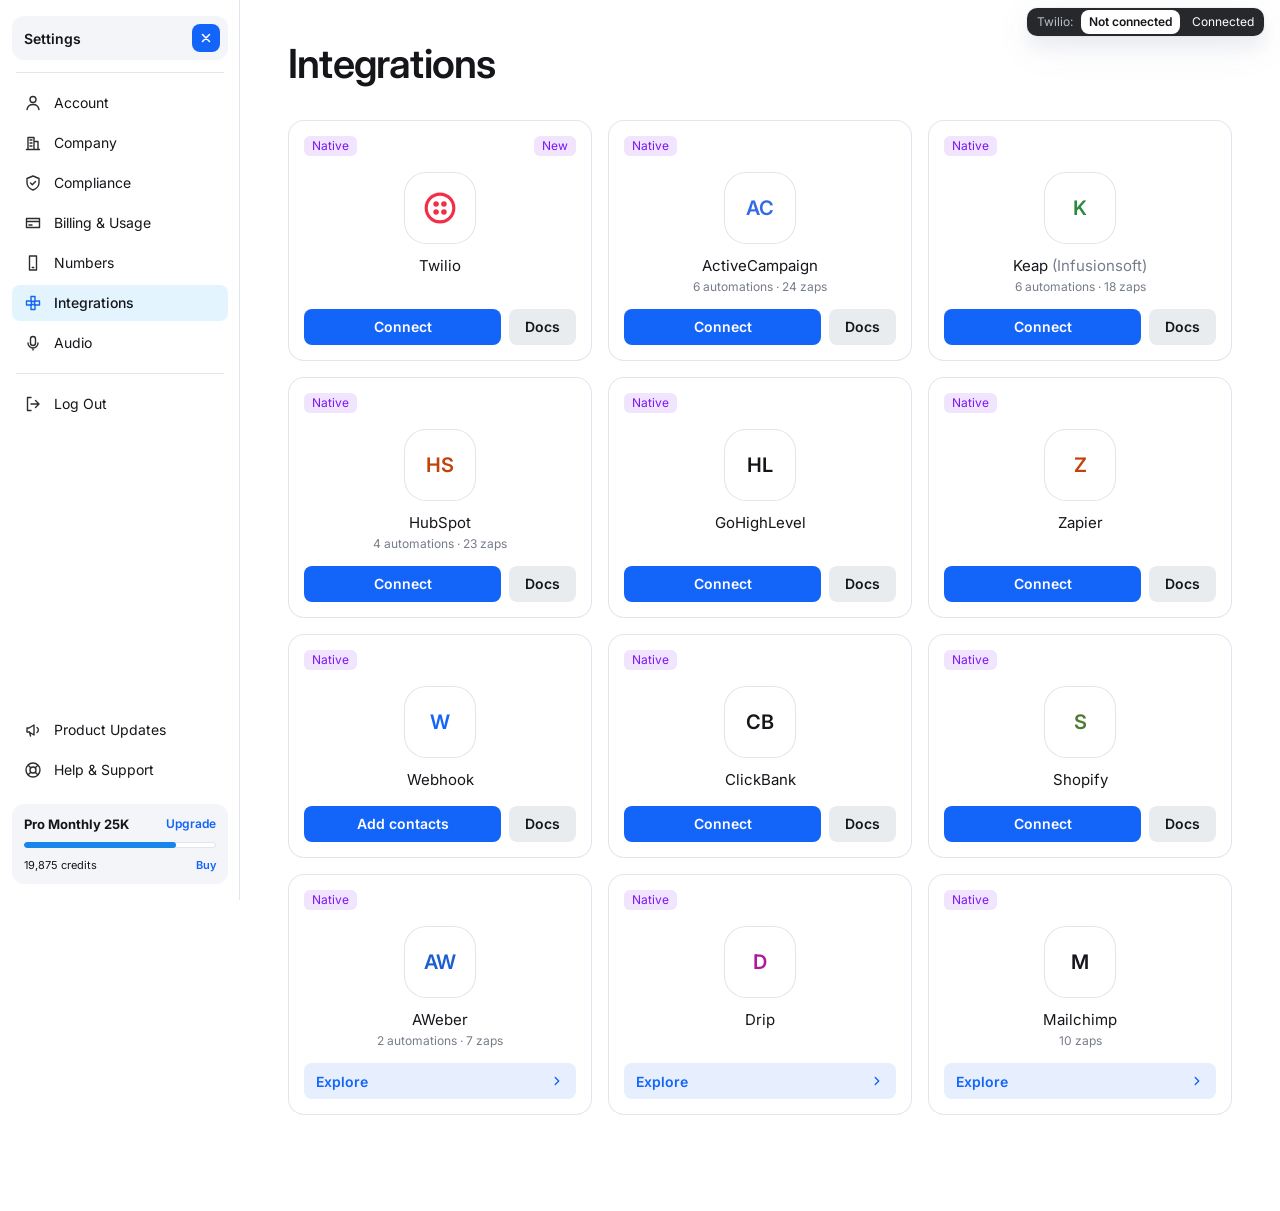
<file: CallLoop-Twilio-Prototype.html>
<!doctype html>
<html lang="en">
<head>
<meta charset="utf-8">
<meta name="viewport" content="width=device-width, initial-scale=1">
<title>Call Loop — Twilio integration prototype</title>
<link rel="preconnect" href="https://fonts.googleapis.com">
<link href="https://fonts.googleapis.com/css2?family=Inter:wght@400;500;600&display=swap" rel="stylesheet">
<style>
:root{
  /* Call Loop design system — synced from Figma "00 Design System" (BOVX8Hmx1HfwwBeDwOcZQL), 2026-10-19. Source of truth: design-system/tokens.css */
  /* Primary */
  --blue1:#1364F9;--blue2:#1854EA;--blue3:#1885EA;--blue4:#1362AC;--blue5:#E7EFFE;--blue6:#D0E0FE;
  --blue1-dis:rgba(19,100,249,.4);--blue3-dis:rgba(24,133,234,.4);
  --black:#14161A;--white:#FFFFFF;--g1:#757D8A;--g2:#B7BFC8;--g3:#E0E6EE;--g4:#F3F5F8;
  --g2-dis:rgba(183,191,200,.45);--g2-light:rgba(183,191,200,.3);
  --text:#2C2D2E; /* not a Figma style — kept for existing prototype usage */
  /* Secondary */
  --purple1:#7A16F5;--purple2:#C6AFE2;--purple3:#F0E4FF;--aqua1:#A4C5DB;--aqua2:#E4F4FF;
  --orange1:#F86919;--orange2:#D6BAAA;--orange3:#FFEEE4;
  /* States */
  --ok:#05944F;--ok2:#026233;--ok3:#E7F6ED;--notify1:#2E9AE4;--notify2:#E6F7FF;
  --warn1:#FFC043;--warn2:#BA7D04;--warn3:#855A04;--warn4:#FFF8E9;--err:#E11900;--err2:#A11200;--err3:#FFF1F0;
  /* Gradients */
  --grad1:linear-gradient(180deg,#F3F5F8 0%,#EEF5FF 100%);--grad2:linear-gradient(270deg,#F3F5F8 60%,rgba(243,245,248,.8) 100%);--grad3:#E7EFFE;
  /* Effects */
  --shadow1:0 0 2px rgba(83,102,137,.2),0 12px 16px rgba(83,102,137,.08),0 10px 40px rgba(83,102,137,.08);
  --shadow2:0 4px 8px -2px rgba(27,46,94,.04);
  --shadow3:0 0 2px rgba(83,102,137,.2),0 10px 20px rgba(83,102,137,.05),0 30px 50px rgba(83,102,137,.1);
  /* Shape */
  --r-xs:4px;--r:8px;
  --dlg-w:494px; /* Buy number dialog width; height follows each tab's content */
  --font:Inter,system-ui,-apple-system,"Segoe UI",sans-serif;
}
*{box-sizing:border-box}
body{margin:0;font-family:Inter,system-ui,-apple-system,"Segoe UI",sans-serif;color:var(--black);background:#fff;-webkit-font-smoothing:antialiased}
button,input,select{font:inherit;color:inherit}
a{color:var(--blue1)}a:hover{color:var(--blue2)}
button:focus-visible,a:focus-visible,select:focus-visible{outline:2px solid var(--blue1);outline-offset:1px}
.sr{position:absolute;width:1px;height:1px;overflow:hidden;clip:rect(0 0 0 0);white-space:nowrap}
.app{display:flex;flex-wrap:wrap;min-height:100vh}

/* Sidebar */
.side{width:240px;flex:none;height:100vh;position:sticky;top:0;overflow:auto;padding:16px 12px;box-shadow:inset -1px 0 0 var(--g3);display:flex;flex-direction:column;justify-content:space-between;gap:24px;background:#fff}
.shead{height:44px;padding:0 8px 0 12px;border-radius:12px;background:var(--g4);display:flex;align-items:center;justify-content:space-between;font-size:14px;font-weight:600}
.sclose{width:28px;height:28px;padding:0;border:0;border-radius:8px;background:var(--blue1);color:#fff;display:inline-flex;align-items:center;justify-content:center;cursor:pointer}
.divider{height:1px;background:var(--g3);margin:8px 4px}
.nav{height:36px;padding:0 12px;display:flex;align-items:center;gap:12px;border-radius:8px;color:var(--black);text-decoration:none;font-size:14px;line-height:16px}
.nav:hover{background:var(--g4);color:var(--black)}
.nav svg{stroke:var(--text);flex:none}
.nav.on{background:var(--aqua2);font-weight:500}.nav.on svg{stroke:var(--blue1)}
.plan{margin-top:12px;padding:12px;border-radius:12px;background:var(--g4);display:flex;flex-direction:column;gap:10px}
.plan .row{display:flex;justify-content:space-between;align-items:center;font-size:11px;line-height:14px}
.plan a{text-decoration:none;font-weight:600}
.prog{height:6px;border-radius:3px;background:#fff;box-shadow:inset 0 0 0 1px var(--g3);overflow:hidden}.prog i{display:block;height:100%;width:79%;background:var(--blue3);border-radius:3px}

/* Main */
.main{flex:999 1 560px;min-width:0;padding:40px 48px 96px}
.wrap{max-width:1120px;display:flex;flex-direction:column;gap:32px}
h1{margin:0;font-size:40px;line-height:48px;letter-spacing:-.8px;font-weight:600}
.muted{color:var(--g1)}
.btn{height:40px;padding:0 16px;display:inline-flex;align-items:center;justify-content:center;gap:8px;border:0;border-radius:8px;font-size:14px;line-height:16px;font-weight:600;cursor:pointer;white-space:nowrap}
.btn.primary{background:var(--blue1);color:#fff}.btn.primary:hover{background:var(--blue2)}
.btn.primary:disabled{background:var(--blue1-dis);cursor:not-allowed}
.btn.secondary{background:var(--g2-light);color:var(--black)}.btn.secondary:hover{background:var(--g3)}
.btn.blue{background:var(--blue5);color:var(--blue1)}.btn.blue:hover{background:var(--blue6)}
.topbar{display:flex;justify-content:space-between;align-items:center;gap:16px;flex-wrap:wrap}
.search{position:relative}
.search svg{position:absolute;left:12px;top:12px}
.search input{width:240px;height:40px;padding:8px 12px 8px 36px;border:0;border-radius:8px;box-shadow:inset 0 0 0 1px var(--g3);font-size:14px;outline:none}
input:focus,select:focus{box-shadow:inset 0 0 0 1px var(--blue1),0 0 0 3px var(--blue6)!important;outline:none}

/* Integration cards */
.grid{display:grid;grid-template-columns:repeat(auto-fill,minmax(230px,1fr));gap:16px}
.card{position:relative;min-height:224px;padding:12px 16px 16px;border-radius:16px;background:#fff;box-shadow:inset 0 0 0 1px var(--g3);display:flex;flex-direction:column;align-items:center;gap:12px}
.card:hover{box-shadow:inset 0 0 0 1px var(--g2)}
.ctop{align-self:stretch;height:28px;display:flex;justify-content:space-between;align-items:center}
.native{padding:2px 8px;border-radius:6px;background:var(--purple3);color:var(--purple1);font-size:12px;line-height:16px}
/* "New" badge for a newly launched integration: Integrations card and its source card in Buy number */
.newb{display:inline-block;padding:2px 8px;border-radius:6px;background:var(--purple3);color:var(--purple1);font-size:12px;line-height:16px;font-weight:400;vertical-align:1px}
.src .newb{margin-left:6px}
.ctop .rgt{display:flex;align-items:center;gap:8px}
.more{width:28px;height:28px;padding:0;border:0;border-radius:8px;background:var(--g4);color:var(--g1);display:inline-flex;align-items:center;justify-content:center;cursor:pointer}
.more:hover{background:var(--g3);color:var(--black)}
.logo{width:72px;height:72px;border-radius:22px;box-shadow:inset 0 0 0 1px var(--g3);display:flex;align-items:center;justify-content:center;font-size:20px;line-height:24px;font-weight:600;letter-spacing:-.4px}
.cname{font-size:15px;line-height:20px;text-align:center}
.cact{margin-top:auto;align-self:stretch;display:flex;gap:8px}
.cact .btn{height:36px}
.cact .grow{flex:1}
.pill{flex:1;min-width:0;height:36px;padding:0 10px;border:0;border-radius:8px;display:flex;align-items:center;justify-content:center;gap:6px;font-size:14px;line-height:16px}
.pill span{white-space:nowrap;overflow:hidden;text-overflow:ellipsis}
.pill.ok{background:var(--ok3);color:var(--ok2)}
.explore{flex:1;height:36px;padding:0 12px;border:0;border-radius:8px;background:var(--blue5);color:var(--blue1);display:flex;align-items:center;justify-content:space-between;font-size:14px;font-weight:600;cursor:pointer}
.explore:hover{background:var(--blue6)}
.menu{position:absolute;top:44px;right:12px;z-index:31;width:212px;padding:8px;background:#fff;border-radius:8px;box-shadow:var(--shadow1);display:flex;flex-direction:column;gap:2px}
.mi{height:32px;padding:0 8px;border:0;border-radius:6px;background:transparent;font-size:14px;text-align:left;cursor:pointer}
.mi:hover{background:var(--g4)}

/* Numbers table */
.tbl{overflow-x:auto;padding-bottom:4px}
table{width:100%;border-collapse:separate;border-spacing:0;font-size:14px;line-height:16px}
.nt{min-width:820px}
th{height:40px;padding:0 8px;background:var(--g4);color:var(--g1);font-weight:400;font-size:12px;text-align:left;white-space:nowrap}
.nt th:first-child{padding-left:16px;border-radius:8px 0 0 8px}
.nt th:last-child{padding-right:16px;border-radius:0 8px 8px 0;text-align:right}
td{height:56px;padding:0 8px;border-bottom:1px solid var(--g3);white-space:nowrap}
.nt td:first-child{padding-left:16px;font-weight:500}
.nt td:last-child{padding-right:16px;text-align:right}
.nt tbody tr:hover td{background:var(--g4)}
.nt tr.fresh td{background:var(--blue5)}
.ibtn{width:32px;height:32px;padding:0;border:0;border-radius:8px;background:var(--g4);color:var(--g1);display:inline-flex;align-items:center;justify-content:center;cursor:pointer;vertical-align:middle}
.ibtn:hover{background:var(--g3);color:var(--black)}
.ibtn.danger:hover{background:var(--err3);color:var(--err)}
.rowact{display:inline-flex;gap:8px;justify-content:flex-end}
.st{display:inline-flex;align-items:center;gap:6px}
.st.ok{color:var(--ok)}.st.warn{color:var(--warn2)}
.st i{width:14px;height:14px;border-radius:50%;display:inline-flex;align-items:center;justify-content:center;color:#fff;font-style:normal;font-size:10px;font-weight:700}
.st.ok i{background:var(--ok)}.st.warn i{background:var(--warn2)}
.st.rev{color:var(--notify1)}.st.rev i{background:var(--notify1)}
/* Integration logo after the type: the only Twilio-specific mark on the Numbers page. One logo per provider as more integrations arrive. */
.ext{position:relative;display:inline-flex;vertical-align:-3px;margin-left:6px;cursor:help;outline:none}
.ext .tip{display:none;position:absolute;left:50%;bottom:calc(100% + 6px);transform:translateX(-50%);z-index:3;padding:6px 8px;border-radius:8px;background:rgba(20,22,26,.9);color:#fff;font-size:12px;line-height:16px;white-space:nowrap}
.ext:hover .tip,.ext:focus .tip{display:block}
.ext:focus-visible{outline:2px solid var(--blue1);outline-offset:2px;border-radius:4px}
.colset{width:24px;height:24px;padding:0;border:0;border-radius:6px;background:transparent;color:var(--g1);display:inline-flex;align-items:center;justify-content:center;cursor:pointer;vertical-align:middle}
.colset:hover{color:var(--black)}
td.dim{color:var(--g2)}
.empty{padding:32px 24px;border-radius:12px;border:1px dashed var(--g2);display:flex;flex-direction:column;align-items:center;gap:8px;text-align:center}
.empty b{font-size:15px;line-height:20px}
.empty span{max-width:420px;font-size:14px;line-height:20px;color:var(--g1)}
.tabs{display:flex;gap:8px;box-shadow:inset 0 -1px 0 var(--g3);overflow-x:auto}
.tab{padding:0 8px 10px;border:0;background:transparent;font-size:14px;line-height:16px;color:var(--g1);cursor:pointer;white-space:nowrap;display:inline-flex;align-items:center;gap:6px}
.tab:hover{color:var(--blue3)}
.tab[aria-selected="true"]{color:var(--blue1);font-weight:500;box-shadow:inset 0 -2px 0 var(--blue1)}
.tab .n{padding:0 6px;border-radius:6px;background:var(--g4);color:var(--g1);font-size:12px;line-height:16px;font-weight:400}

/* Source identity — the one visual language for "where does this number live"
   Call Loop = brand-blue mark; Twilio = Twilio mark. Used on the source picker, the destination strip,
   the payment header, the Numbers table and toasts. */
.srcchip{display:inline-flex;align-items:center;gap:6px;height:24px;padding:0 8px 0 4px;border-radius:6px;font-size:12px;line-height:16px;font-weight:500;white-space:nowrap}
.srcchip.cl{background:var(--blue5);color:var(--blue1)}
.srcchip.tw{background:var(--g4);color:var(--black);box-shadow:inset 0 0 0 1px var(--g3)}
.srcchip .acct{font-weight:400;color:var(--g1)}
.mark{flex:none;display:inline-flex;align-items:center;justify-content:center}

/* Modals */
.overlay{position:fixed;inset:0;z-index:50;background:rgba(20,22,26,.2);display:flex;justify-content:center;align-items:flex-start;padding:100px 16px 16px;overflow-y:auto}
.overlay.tall{padding:24px 16px}
.dialog{width:528px;max-width:100%;padding:24px;background:#fff;border-radius:20px;box-shadow:var(--shadow1);display:flex;flex-direction:column;gap:20px}
.dhead{display:flex;align-items:center;gap:12px}
.dhead h2{flex:1;margin:0;font-size:20px;line-height:24px;letter-spacing:-.4px;font-weight:600}
.mlogo{width:32px;height:32px;flex:none;border-radius:8px;box-shadow:inset 0 0 0 1px var(--g3);display:inline-flex;align-items:center;justify-content:center}
.x{width:24px;height:24px;padding:0;border:0;background:transparent;color:var(--g1);display:inline-flex;align-items:center;justify-content:center;cursor:pointer}
.x:hover{color:var(--black)}
.alert{display:flex;align-items:flex-start;gap:10px;padding:12px 16px;border-radius:12px;background:var(--notify2);font-size:14px;line-height:20px}
.alert i{flex:none;width:24px;height:24px;border-radius:50%;background:var(--blue3);display:inline-flex;align-items:center;justify-content:center}
.alert .tx{padding-top:2px}
.alert b{display:block;font-weight:500;color:var(--blue4)}
.alert p{margin:2px 0 0;color:var(--black)}
.alert a{font-weight:600;text-decoration:none;white-space:nowrap}.alert a:hover{text-decoration:underline}
.fields{display:flex;flex-direction:column;gap:16px}
.field{display:flex;flex-direction:column;gap:8px}
.field label,.field .lbl{font-size:12px;line-height:16px;color:var(--g1)}
.field input{height:40px;padding:8px 12px;border:0;border-radius:8px;background:#fff;box-shadow:inset 0 0 0 1px var(--g3);font-size:14px;outline:none}
.dact{display:flex;gap:12px}
.toast{position:fixed;left:50%;bottom:24px;transform:translateX(-50%);z-index:60;padding:10px 14px;border-radius:10px;background:rgba(20,22,26,.92);color:#fff;display:flex;align-items:center;gap:8px;font-size:14px;line-height:20px;white-space:nowrap;box-shadow:var(--shadow1)}
.toggles{display:flex;flex-direction:column;gap:16px}
.tog{padding:12px;border-radius:12px;box-shadow:inset 0 0 0 1px var(--g3);display:flex;gap:16px;justify-content:space-between;align-items:flex-start}
.tog b{display:block;font-size:14px;line-height:20px;font-weight:600;margin-bottom:4px}
.tog span{font-size:12px;line-height:16px;color:var(--g1)}
.box{padding:16px;border-radius:12px;box-shadow:inset 0 0 0 1px var(--g3);display:flex;flex-direction:column;gap:12px;font-size:14px;line-height:20px}
.box b{font-weight:600}
.box ul{margin:0;padding:0 0 0 20px;display:flex;flex-direction:column;gap:8px}
.box li::marker{color:var(--blue1)}
.ack{display:flex;align-items:flex-start;gap:10px;font-size:14px;line-height:20px;cursor:pointer}
.ack input{width:18px;height:18px;margin:1px 0 0;flex:none;accent-color:var(--blue1);cursor:pointer}
.sw{display:inline-flex;align-items:center;gap:8px;font-size:14px;cursor:pointer;user-select:none;position:relative}
.sw input{position:absolute;opacity:0;width:1px;height:1px}
.sw .tr{width:32px;height:18px;border-radius:9px;background:var(--g3);position:relative;flex:none;transition:background .15s}
.sw .tr::after{content:"";position:absolute;left:2px;top:2px;width:14px;height:14px;border-radius:50%;background:#fff;box-shadow:0 1px 2px rgba(20,22,26,.2);transition:left .15s}
.sw input:checked + .tr{background:var(--blue1)}.sw input:checked + .tr::after{left:16px}
.sw input:focus-visible + .tr{outline:2px solid var(--blue1);outline-offset:1px}
.sw .cnt{color:var(--g1)}

/* Buy number dialog (shared with 03 · Buy number) */
.dialog.buy{width:var(--dlg-w);max-height:calc(100vh - 48px);padding:24px 26px 26px}
.dialog.buy>*{flex:none}
.top{display:flex;justify-content:space-between;align-items:flex-start}
.top .kick{display:flex;align-items:center;gap:6px;margin-bottom:16px;font-size:13px;line-height:16px;color:var(--g1)}
.top h2{margin:0;font-size:20px;line-height:24px;letter-spacing:-.4px;font-weight:600}
.step{display:flex;flex-direction:column;gap:8px;margin-top:-12px}
.step span{align-self:flex-end;font-size:12px;line-height:16px;color:var(--g1)}
.bar{height:4px;border-radius:2px;background:var(--g3);overflow:hidden}.bar i{display:block;height:100%;background:var(--blue3);border-radius:2px;transition:width .25s}
.dialog.buy>.body{flex:1 1 auto;min-height:0;overflow-y:auto;display:flex;flex-direction:column;gap:20px;margin:-4px -8px;padding:4px 8px}
.body>*{flex:none}
.body::-webkit-scrollbar{width:8px}.body::-webkit-scrollbar-thumb{background:var(--g3);border-radius:4px}

/* Source picker: two stacked radio cards (one per row, so the billing line reads in full), selection = DS blue, identity = mark + name */
.srcs{display:grid;grid-template-columns:1fr;gap:8px;margin:0;padding:0;border:0;min-width:0}
.src{position:relative;padding:8px 12px;border-radius:12px;box-shadow:inset 0 0 0 1px var(--g3);display:flex;align-items:center;gap:10px;cursor:pointer;min-width:0}
.src:hover{box-shadow:inset 0 0 0 1px var(--g2)}
.src input{position:absolute;opacity:0;width:1px;height:1px}
.src.off{cursor:default}.src.off:hover{box-shadow:inset 0 0 0 1px var(--g3)}
.src .btn.conn{height:32px;padding:0 12px;flex:none;margin-left:auto}
.overlay.stack{z-index:52}
.src.on{box-shadow:inset 0 0 0 2px var(--blue1);background:var(--blue5)}
.src:has(input:focus-visible){outline:2px solid var(--blue1);outline-offset:2px}
.src .sm{width:32px;height:32px;flex:none;border-radius:10px;background:#fff;box-shadow:inset 0 0 0 1px var(--g3);display:inline-flex;align-items:center;justify-content:center}
.src .tx>b{display:block;font-size:14px;line-height:20px;font-weight:600}
.src small b{font-weight:500;color:var(--black)}
.src small{display:block;font-size:12px;line-height:16px;color:var(--g1)}
.src .rd{margin-left:auto;flex:none;width:16px;height:16px;border-radius:50%;background:#fff;box-shadow:inset 0 0 0 1px var(--g2)}
.src.on .rd{box-shadow:inset 0 0 0 5px var(--blue1)}
.src .tx{min-width:0}

/* Destination strip: sits right above the primary button and says where the number will live and who bills it */
.dest{display:flex;align-items:center;gap:10px;padding:10px 12px;border-radius:12px;background:var(--g4);font-size:13px;line-height:18px}
.dest .mark{width:28px;height:28px;border-radius:8px;background:#fff;box-shadow:inset 0 0 0 1px var(--g3)}
.dest b{font-weight:600}
.dest .tx{flex:1;min-width:0}
.dest .tx span{display:block;color:var(--g1);font-size:12px;line-height:16px}

/* Number finder (stacked inputs in one box) */
.sel{position:relative}
.sel select{width:100%;height:40px;padding:0 40px 0 44px;border:0;border-radius:8px;background:#fff;box-shadow:inset 0 0 0 1px var(--g3);font-size:14px;line-height:16px;appearance:none;-webkit-appearance:none;cursor:pointer;outline:none}
.sel select:hover{box-shadow:inset 0 0 0 1px var(--g2)}
.sel .lead{position:absolute;left:12px;top:50%;transform:translateY(-50%);display:flex;pointer-events:none}
.sel .chev{position:absolute;right:12px;top:50%;transform:translateY(-50%);color:var(--g1);display:flex;pointer-events:none}
.sel .badge{position:absolute;right:40px;top:50%;transform:translateY(-50%);padding:2px 8px;border-radius:6px;background:var(--g3);font-size:12px;line-height:16px;pointer-events:none}
.sel.paycard select{padding-right:116px}
.finder{border-radius:8px;box-shadow:inset 0 0 0 1px var(--g3);background:#fff}
.finder:focus-within{box-shadow:inset 0 0 0 1px var(--blue1),0 0 0 3px var(--blue6)}
.finder .row{display:flex;align-items:center;gap:8px;height:40px;padding:0 8px 0 12px}
.finder .row + .row{box-shadow:inset 0 1px 0 var(--g3)}
.finder svg{flex:none;color:var(--g1)}
.finder input{flex:1;min-width:0;height:100%;border:0;outline:none;background:transparent;font-size:14px;line-height:16px;box-shadow:none!important}
.finder input::placeholder{color:var(--g2)}
.seg{flex:none;display:flex;gap:2px}
.seg button{padding:4px 6px;border:0;border-radius:6px;background:transparent;font-size:14px;line-height:16px;cursor:pointer}
.seg button:hover{color:var(--blue3)}
.seg button[aria-pressed="true"]{color:var(--blue1);font-weight:500}
.nums{display:grid;grid-template-columns:1fr;gap:18px;margin:4px 0 0;padding:0 10px;border:0;min-width:0}
.nums.tf{grid-template-columns:repeat(3,minmax(0,1fr));row-gap:17px;padding:0}
.num{display:flex;align-items:center;gap:8px;font-size:14px;line-height:16px;white-space:nowrap;cursor:pointer;min-width:0}
.num small{margin-left:auto;padding-left:12px;font-size:12px;color:var(--g1);overflow:hidden;text-overflow:ellipsis}
.num input[type="radio"]{flex:none;width:16px;height:16px;margin:0;accent-color:var(--blue1);cursor:pointer}
.none{margin:24px 0;text-align:center;font-size:14px;color:var(--g1)}

/* "In your Twilio account" tab */
.tools{display:flex;align-items:center;gap:16px;flex-wrap:wrap}
.tools .search{flex:1;min-width:160px}
.tools .search input{width:100%}
.scroll{overflow:auto;border-radius:8px;max-height:300px}
.xt{min-width:400px}
.xt th{position:sticky;top:0;z-index:2}
.xt th:first-child{width:48px;padding-left:16px;border-radius:8px 0 0 8px}
.xt th:last-child{padding-right:16px;border-radius:0 8px 8px 0}
.xt td{height:44px}
.xt td:first-child{padding-left:16px}
.xt td:last-child{padding-right:16px;color:var(--g1)}
.xt tbody tr:not(.added):hover td{background:var(--g4)}
.xt tr.added td{color:var(--g2)}
.xt input[type="checkbox"]{width:18px;height:18px;margin:0;accent-color:var(--blue1);cursor:pointer;vertical-align:middle}
.atag{margin-left:8px;padding:2px 8px;border-radius:6px;background:var(--g4);color:var(--g1);font-size:12px;line-height:16px}
.foot{display:flex;justify-content:space-between;align-items:center;gap:12px;flex-wrap:wrap;font-size:12px;line-height:16px;color:var(--g1)}
.foot b{color:var(--black);font-weight:500}

/* Payment */
.disc{align-self:flex-start;padding:0;border:0;background:transparent;display:inline-flex;align-items:center;gap:6px;font-size:14px;line-height:16px;font-weight:500;color:var(--blue1);cursor:pointer}
.disc svg{transition:transform .2s}
.disc[aria-expanded="false"] svg{transform:rotate(180deg)}
.pt th:first-child{padding-left:16px;border-radius:8px 0 0 8px}
.pt th:last-child{border-radius:0 8px 8px 0;text-align:right;padding-right:16px}
.pt td{height:40px}
.pt td:first-child{padding-left:16px}
.pt td:last-child{text-align:right;padding-right:16px}
.pt .ty{margin-left:8px;font-size:12px;color:var(--g1)}
#sel-list{max-height:240px;overflow:auto;border-radius:8px}
.billgrp{display:flex;flex-direction:column;gap:12px}
.billh{display:flex;align-items:center;gap:8px;font-size:12px;line-height:16px;font-weight:500;color:var(--g1);text-transform:uppercase;letter-spacing:.4px}
.total{padding:16px;border-radius:12px;background:var(--g4);display:flex;flex-direction:column;gap:12px;font-size:14px;line-height:16px}
.total .ln{display:flex;justify-content:space-between;align-items:center;gap:12px}
.total .ln small{margin-left:8px;font-size:12px;color:var(--g1)}
.total hr{width:100%;margin:0;border:0;height:1px;background:var(--g3)}
.total .grand{font-weight:600}
.total.out{background:#fff;box-shadow:inset 0 0 0 1px var(--g3)}
.total .note{font-size:12px;line-height:16px;color:var(--g1)}

/* Prototype control */
.proto{position:fixed;right:16px;top:8px;z-index:55;display:flex;align-items:center;gap:4px;padding:2px 2px 2px 10px;border-radius:10px;background:rgba(20,22,26,.92);color:#fff;font-size:12px;line-height:16px;box-shadow:var(--shadow1)}
.proto span{margin-right:4px;color:#B7BFC8}
.proto button{min-width:24px;height:24px;padding:0 8px;border:0;border-radius:8px;background:transparent;color:#fff;font-size:12px;cursor:pointer}
.proto button[aria-pressed="true"]{background:#fff;color:var(--black);font-weight:600}

@media (max-width:800px){
  .side{position:static;height:auto;width:100%;box-shadow:inset 0 -1px 0 var(--g3)}
  .side .bottom{display:none}
  .main{padding:24px 16px 96px}
  h1{font-size:28px;line-height:32px;letter-spacing:-.56px}
  .search input{width:100%}
  .proto span{display:none}
}
@media (max-width:600px){
  .dialog.buy{padding:20px;max-height:calc(100vh - 32px)}
  .overlay.tall{padding:16px 8px}
  .nums.tf{grid-template-columns:repeat(2,minmax(0,1fr))}
}
</style>
</head>
<body>
<div id="root"></div>
<script>
(function () {
  'use strict';

  const esc = (s) => String(s).replace(/[&<>"']/g, (c) => ({ '&': '&amp;', '<': '&lt;', '>': '&gt;', '"': '&quot;', "'": '&#39;' }[c]));
  const plural = (n, w) => n + ' ' + w + (n === 1 ? '' : 's');
  const money = (n) => '$' + n.toFixed(2);
  const norm = (t) => String(t).replace(/\D/g, '');
  const pad = (n, w) => String(n).padStart(w, '0');

  /* Prices. CL_PRICE and the Call Loop fee on Twilio numbers come from the Figma payment step;
     TW_PRICE is Twilio's list price, shown for illustration only (see open questions). */
  const CL_PRICE = 5, TW_FEE = 5, TW_PRICE = { local: 1.15, tollfree: 2.15 };
  const UNUSED_RATIO = 0.494; // share of the current billing period already paid for (proration credit)

  const IC = {
    check: '<svg width="16" height="16" viewBox="0 0 16 16" aria-hidden="true" style="flex:none"><circle cx="8" cy="8" r="7" fill="#05944F"/><path d="M4.8 8.2l2.1 2.1 4.3-4.4" fill="none" stroke="#fff" stroke-width="1.6" stroke-linecap="round" stroke-linejoin="round"/></svg>',
    chevR: '<svg width="14" height="14" viewBox="0 0 16 16" fill="none" stroke="currentColor" stroke-width="1.6" stroke-linecap="round" stroke-linejoin="round" aria-hidden="true" style="flex:none"><path d="M6 4l4 4-4 4"/></svg>',
    chev: '<svg width="16" height="16" viewBox="0 0 16 16" fill="none" stroke="currentColor" stroke-width="1.5" stroke-linecap="round" stroke-linejoin="round" aria-hidden="true"><path d="M4 6l4 4 4-4"/></svg>',
    chevUp: '<svg width="16" height="16" viewBox="0 0 16 16" fill="none" stroke="currentColor" stroke-width="1.6" stroke-linecap="round" stroke-linejoin="round" aria-hidden="true"><path d="M4 10l4-4 4 4"/></svg>',
    dots: '<svg width="16" height="16" viewBox="0 0 16 16" fill="currentColor" aria-hidden="true"><circle cx="3.5" cy="8" r="1.4"/><circle cx="8" cy="8" r="1.4"/><circle cx="12.5" cy="8" r="1.4"/></svg>',
    plus: '<svg width="16" height="16" viewBox="0 0 16 16" fill="none" stroke="currentColor" stroke-width="1.8" stroke-linecap="round" aria-hidden="true"><path d="M8 3v10M3 8h10"/></svg>',
    x: '<svg width="22" height="22" viewBox="0 0 24 24" fill="none" stroke="currentColor" stroke-width="1.8" stroke-linecap="round" aria-hidden="true"><path d="M6 6l12 12M18 6L6 18"/></svg>',
    pencil: '<svg width="16" height="16" viewBox="0 0 16 16" fill="none" stroke="currentColor" stroke-width="1.5" stroke-linecap="round" stroke-linejoin="round" aria-hidden="true"><path d="M10.5 2.5l3 3-8 8H2.5v-3z"/></svg>',
    unlink: '<svg width="16" height="16" viewBox="0 0 16 16" fill="none" stroke="currentColor" stroke-width="1.5" stroke-linecap="round" stroke-linejoin="round" aria-hidden="true"><path d="M6.5 9.5l-2 2a2.1 2.1 0 0 1-3-3l2-2M9.5 6.5l2-2a2.1 2.1 0 0 1 3 3l-2 2M2.5 2.5l11 11"/></svg>',
    cols: '<svg width="18" height="18" viewBox="0 0 18 18" fill="none" stroke="currentColor" stroke-width="1.4" stroke-linecap="round" aria-hidden="true"><rect x="2.5" y="2.5" width="13" height="13" rx="2"/><path d="M9 2.5v13M9 9h4M11 7v4"/></svg>',
    search: '<svg width="16" height="16" viewBox="0 0 16 16" fill="none" stroke="#757D8A" stroke-width="1.5" stroke-linecap="round" aria-hidden="true"><circle cx="7" cy="7" r="4.5"/><path d="M10.5 10.5l3 3"/></svg>',
    info: '<svg width="14" height="14" viewBox="0 0 16 16" fill="none" stroke="#fff" stroke-width="1.8" stroke-linecap="round" aria-hidden="true"><path d="M8 7.5v4M8 4.6v.1"/></svg>',
    eye: '<svg width="18" height="18" viewBox="0 0 18 18" fill="none" stroke="currentColor" stroke-width="1.4" aria-hidden="true"><path d="M1.5 9S4 4 9 4s7.5 5 7.5 5-2.5 5-7.5 5S1.5 9 1.5 9z"/><circle cx="9" cy="9" r="2.2"/></svg>',
    refresh: '<svg width="16" height="16" viewBox="0 0 16 16" fill="none" stroke="currentColor" stroke-width="1.6" stroke-linecap="round" stroke-linejoin="round" aria-hidden="true"><path d="M13 8a5 5 0 1 1-1.5-3.5M13 2.5v3h-3"/></svg>',
    pin: '<svg width="16" height="16" viewBox="0 0 16 16" fill="currentColor" aria-hidden="true"><path d="M8 1.5a4.75 4.75 0 0 0-4.75 4.75C3.25 9.8 8 14.5 8 14.5s4.75-4.7 4.75-8.25A4.75 4.75 0 0 0 8 1.5zm0 6.5a1.75 1.75 0 1 1 0-3.5 1.75 1.75 0 0 1 0 3.5z"/></svg>',
    pad: '<svg width="16" height="16" viewBox="0 0 16 16" fill="currentColor" aria-hidden="true"><circle cx="3" cy="3.5" r="1.5"/><circle cx="8" cy="3.5" r="1.5"/><circle cx="13" cy="3.5" r="1.5"/><circle cx="3" cy="8.5" r="1.5"/><circle cx="8" cy="8.5" r="1.5"/><circle cx="13" cy="8.5" r="1.5"/></svg>',
    US: '<svg width="20" height="14" viewBox="0 0 20 14" aria-hidden="true"><rect width="20" height="14" rx="2" fill="#fff"/><path d="M0 1h20M0 3.2h20M0 5.4h20M0 7.6h20M0 9.8h20M0 12h20" stroke="#D02F44" stroke-width="1.1"/><rect width="9" height="7.6" rx="1" fill="#46467F"/></svg>',
    CA: '<svg width="20" height="14" viewBox="0 0 20 14" aria-hidden="true"><rect width="20" height="14" rx="2" fill="#fff"/><path d="M0 2a2 2 0 0 1 2-2h3v14H2a2 2 0 0 1-2-2zM15 0h3a2 2 0 0 1 2 2v10a2 2 0 0 1-2 2h-3z" fill="#E11900"/><path d="M10 3l1 2 1.4-.5-.6 2.6 1.2-.4-.8 1.6.8.5-2.5.4v1.8h-1V9.2L7 8.8l.8-.5L7 6.7l1.2.4-.6-2.6L9 5z" fill="#E11900"/></svg>',
    mc: '<svg width="24" height="16" viewBox="0 0 24 16" aria-hidden="true"><rect width="24" height="16" rx="3" fill="#fff" stroke="#E0E6EE"/><circle cx="9.5" cy="8" r="4.5" fill="#EB001B"/><circle cx="14.5" cy="8" r="4.5" fill="#F79E1B" fill-opacity=".9"/></svg>',
    visa: '<svg width="24" height="16" viewBox="0 0 24 16" aria-hidden="true"><rect width="24" height="16" rx="3" fill="#1A1F71"/><text x="12" y="11" text-anchor="middle" font-family="Arial" font-size="7" font-weight="700" font-style="italic" fill="#fff">VISA</text></svg>'
  };
  /* Source marks. Sized by the caller. */
  const twMark = (s) => '<svg width="' + s + '" height="' + s + '" viewBox="0 0 32 32" aria-hidden="true"><circle cx="16" cy="16" r="13" fill="none" stroke="#F22F46" stroke-width="3"/><circle cx="12.3" cy="12.3" r="2.6" fill="#F22F46"/><circle cx="19.7" cy="12.3" r="2.6" fill="#F22F46"/><circle cx="12.3" cy="19.7" r="2.6" fill="#F22F46"/><circle cx="19.7" cy="19.7" r="2.6" fill="#F22F46"/></svg>';
  const clMark = (s) => '<svg width="' + s + '" height="' + s + '" viewBox="0 0 28 28" aria-hidden="true"><path d="M22 7.5A10 10 0 1 0 22 20.5" fill="none" stroke="#1364F9" stroke-width="5" stroke-linecap="round"/></svg>';
  const mark = (src, s) => src === 'tw' ? twMark(s) : clMark(s);
  const SRC_NAME = { cl: 'Call Loop', tw: 'Twilio' };
  const TYPE_NAME = { local: 'Local', tollfree: 'Toll-Free' };
  function srcChip(src, withAcct) {
    return '<span class="srcchip ' + src + '"><span class="mark">' + mark(src, 16) + '</span>' + SRC_NAME[src] +
      (src === 'tw' && withAcct && S.twilio ? ' <span class="acct">· ' + esc(S.twilio.account) + '</span>' : '') + '</span>';
  }

  const CARDS = [
    { name: 'Twilio', kind: 'twilio' },
    { name: 'ActiveCampaign', initials: 'AC', color: '#356AE6', native: true, kind: 'connect', meta: '6 automations · 24 zaps' },
    { name: 'Keap', sub: '(Infusionsoft)', initials: 'K', color: '#2B8A3E', native: true, kind: 'connect', meta: '6 automations · 18 zaps' },
    { name: 'HubSpot', initials: 'HS', color: '#C2410C', native: true, kind: 'connect', meta: '4 automations · 23 zaps' },
    { name: 'GoHighLevel', initials: 'HL', color: '#14161A', native: true, kind: 'connect' },
    { name: 'Zapier', initials: 'Z', color: '#C2410C', native: true, kind: 'connect' },
    { name: 'Webhook', initials: 'W', color: '#1364F9', native: true, kind: 'add' },
    { name: 'ClickBank', initials: 'CB', color: '#14161A', native: true, kind: 'connect' },
    { name: 'Shopify', initials: 'S', color: '#4D7C2F', native: true, kind: 'connect' },
    { name: 'AWeber', initials: 'AW', color: '#1D5FD1', kind: 'explore', meta: '2 automations · 7 zaps' },
    { name: 'Drip', initials: 'D', color: '#B0179F', kind: 'explore' },
    { name: 'Mailchimp', initials: 'M', color: '#14161A', kind: 'explore', meta: '10 zaps' }
  ];
  const NAV = [
    ['Account', 'M9 8.5a3 3 0 1 0 0-6 3 3 0 0 0 0 6zM3 15.5c.6-3.2 3-5 6-5s5.4 1.8 6 5'],
    ['Company', 'M2.5 15.5h13M4 15.5V3.5h6v12M10 7.5h4v8M6 6h2M6 9h2M6 12h2'],
    ['Compliance', 'M9 2l6 2.5v4c0 3.5-2.6 6.3-6 7.5-3.4-1.2-6-4-6-7.5v-4zM6.5 9l1.8 1.8L11.5 7.5'],
    ['Billing & Usage', 'M2.5 4.5h13v9h-13zM2.5 7.5h13M5 11h3'],
    ['Numbers', 'M5.5 2h7v14h-7zM8.25 13.5h1.5'],
    ['Integrations', 'M7 2.5h4v3a2 2 0 1 1-4 0zM2.5 7h3a2 2 0 1 1 0 4h-3zM7 15.5v-3a2 2 0 1 1 4 0v3zM15.5 7h-3a2 2 0 1 0 0 4h3z'],
    ['Audio', 'M9 2.5a2.5 2.5 0 0 0-2.5 2.5v4a2.5 2.5 0 0 0 5 0V5A2.5 2.5 0 0 0 9 2.5zM4 9a5 5 0 0 0 10 0M9 14v2']
  ];

  /* Call Loop numbers the account already has. Connecting Twilio no longer touches them, on any plan. */
  const CL_SEED = [
    { n: '(855) 573-6621', src: 'cl', type: 'Toll Free', status: 'warn' },
    { n: '(346) 201-5658', src: 'cl', type: 'Local', status: 'warn', auto: true, loc: 'Houston, TX' },
    { n: '(844) 955-2477', src: 'cl', type: 'Toll Free', status: 'review' },
    { n: '(202) 972-6637', src: 'cl', type: 'Caller ID', status: 'ok' },
    { n: '(262) 587-6159', src: 'cl', type: 'Local', status: 'warn', loc: 'Sullivan, WI' },
    { n: '(833) 731-3320', src: 'cl', type: 'Toll Free', label: 'test', status: 'ok', fwd: '(209) 238-2717' }
  ];
  /* Numbers that already exist in the customer's Twilio account. */
  const TW_ACCOUNT = [
    ['(205) 548-1655', 'Local', 'Oct 14, 2026'], ['(888) 302-7741', 'Toll-Free', 'Oct 11, 2026'], ['(907) 412-0533', 'Local', 'Oct 8, 2026'],
    ['(480) 032-0998', 'Local', 'Sep 30, 2026'], ['(520) 662-5472', 'Local', 'Sep 22, 2026'], ['(855) 610-2290', 'Toll-Free', 'Sep 19, 2026'],
    ['(205) 555-0101', 'Local', 'Sep 3, 2026'], ['(205) 555-0102', 'Local', 'Aug 27, 2026'], ['(312) 555-0148', 'Local', 'Aug 12, 2026'],
    ['(877) 555-0190', 'Toll-Free', 'Jul 30, 2026']
  ];

  /* Available-to-buy pools, one per source, so the two sources show different inventory. */
  const COUNTRIES = {
    US: { name: 'United States', cities: [['Montgomery', 'AL', '205'], ['Phoenix', 'AZ', '480'], ['Juneau', 'AK', '907'], ['Tucson', 'AZ', '520'], ['Chicago', 'IL', '312'], ['San Francisco', 'CA', '415'], ['New York', 'NY', '646'], ['Austin', 'TX', '512'], ['Houston', 'TX', '713'], ['Miami', 'FL', '786'], ['Seattle', 'WA', '206'], ['Denver', 'CO', '303'], ['Atlanta', 'GA', '404'], ['Boston', 'MA', '617']] },
    CA: { name: 'Canada', cities: [['Toronto', 'ON', '416'], ['Vancouver', 'BC', '604'], ['Montreal', 'QC', '514'], ['Calgary', 'AB', '403'], ['Ottawa', 'ON', '613'], ['Halifax', 'NS', '902']] }
  };
  const TF_PREFIX = ['888', '844', '855', '833', '800', '866', '877'];
  function makePool(src, salt) {
    const local = {};
    Object.keys(COUNTRIES).forEach((cc) => {
      const cities = COUNTRIES[cc].cities;
      local[cc] = Array.from({ length: cities.length * 6 }, (_, i) => {
        const [city, st, area] = cities[(i + salt) % cities.length];
        return { id: src + '-L' + cc + i, number: '(' + area + ') ' + (200 + ((i * 373 + Number(area) * 7 + salt * 53) % 790)) + '-' + pad((i * 2741 + 1655 + salt * 911) % 10000, 4), place: city + ', ' + st, type: 'local' };
      });
    });
    const tollfree = Array.from({ length: 140 }, (_, i) => ({
      id: src + '-T' + i,
      number: '(' + TF_PREFIX[(i + salt) % TF_PREFIX.length] + ') ' + (200 + ((i * 487 + salt * 31) % 790)) + '-' + pad((i * 1913 + 416 + salt * 577) % 10000, 4),
      type: 'tollfree'
    }));
    return { local, tollfree };
  }
  const POOLS = { cl: makePool('cl', 0), tw: makePool('tw', 5) };
  const PAGE = { local: 4, tollfree: 12 };
  const PAY_CARDS = [['mc', 'Mastercard •••• 4250', true], ['visa', 'Visa •••• 1182', false]];

  const fresh = (connected) => {
    const s = {
      screen: 'integrations',
      twilio: connected ? { account: 'callloop', key: 'SK2f9c…41ab' } : null,
      seq: 1, numbers: [], twAccount: TW_ACCOUNT.map(([n, type, date]) => ({ n, type, date })),
      bought: [], fresh: [],
      modal: null, form: { key: '', token: '', show: false },
      ack: false, toggles: { phones: true, triggers: true, broadcasts: true },
      menu: false, toast: '', b: null, conn: null
    };
    s.numbers = CL_SEED.map((x) => Object.assign({ id: 'n' + s.seq++ }, x));
    if (connected) s.numbers = s.numbers.concat([
      { id: 'n' + s.seq++, n: '(205) 548-1655', src: 'tw', type: 'Local', label: 'Sales', status: 'ok', loc: 'Montgomery, AL' },
      { id: 'n' + s.seq++, n: '(888) 302-7741', src: 'tw', type: 'Toll Free', status: 'warn' }
    ]);
    return s;
  };
  let S = fresh(false);
  let toastTimer = null, focusAfter = null, lastFocusBtn = null;

  function showToast(msg) {
    clearTimeout(toastTimer);
    S.toast = msg;
    toastTimer = setTimeout(() => { S.toast = ''; render(); }, 3600);
  }
  const inCallLoop = () => new Set(S.numbers.filter((x) => x.src === 'tw').map((x) => x.n));

  /* ---------- page views ---------- */
  function sidebar() {
    const ic = (d) => '<svg width="18" height="18" viewBox="0 0 18 18" fill="none" stroke-width="1.4" stroke-linecap="round" stroke-linejoin="round" aria-hidden="true"><path d="' + d + '"/></svg>';
    const target = { Numbers: 'numbers', Integrations: 'integrations' };
    return '<nav class="side" aria-label="Settings"><div style="display:flex;flex-direction:column;gap:4px">' +
      '<div class="shead">Settings<button type="button" class="sclose" data-act="demo" aria-label="Close settings"><svg width="14" height="14" viewBox="0 0 16 16" fill="none" stroke="currentColor" stroke-width="1.8" stroke-linecap="round" aria-hidden="true"><path d="M4 4l8 8M12 4l-8 8"/></svg></button></div>' +
      '<div class="divider"></div>' +
      NAV.map(([label, d]) => {
        const on = target[label] === S.screen;
        return '<a href="#" class="nav' + (on ? ' on' : '') + '" data-act="' + (target[label] ? 'go' : 'demo') + '" data-v="' + (target[label] || '') + '"' + (on ? ' aria-current="page"' : '') + '>' + ic(d) + esc(label) + '</a>';
      }).join('') +
      '<div class="divider"></div><a href="#" class="nav" data-act="demo">' + ic('M7 2.5H3.5v13H7M11.5 5.5L15 9l-3.5 3.5M15 9H7') + 'Log Out</a></div>' +
      '<div class="bottom" style="display:flex;flex-direction:column;gap:4px">' +
      '<a href="#" class="nav" data-act="demo">' + ic('M3 7v4h2l5 3V4L5 7zM13 6.5a3 3 0 0 1 0 5M5.5 11l1 4') + 'Product Updates</a>' +
      '<a href="#" class="nav" data-act="demo">' + ic('M9 16a7 7 0 1 0 0-14 7 7 0 0 0 0 14zM9 12a3 3 0 1 0 0-6 3 3 0 0 0 0 6zM4 4l2.9 2.9M11.1 11.1L14 14M14 4l-2.9 2.9M6.9 11.1L4 14') + 'Help &amp; Support</a>' +
      '<div class="plan"><div class="row" style="font-size:13px;line-height:16px"><strong>Pro Monthly 25K</strong><a href="#" data-act="demo" style="font-size:12px">Upgrade</a></div>' +
      '<div class="prog" role="progressbar" aria-label="Credits used" aria-valuenow="79" aria-valuemin="0" aria-valuemax="100"><i></i></div>' +
      '<div class="row"><span>19,875 credits</span><a href="#" data-act="demo">Buy</a></div></div>' +
      '</div></nav>';
  }

  function integrationsView() {
    const html = CARDS.map((c) => {
      const tw = c.kind === 'twilio';
      let act;
      if (tw && S.twilio) {
        act = '<div class="pill ok">' + IC.check + '<span>' + esc(S.twilio.account) + '</span></div>';
      } else if (tw || c.kind === 'connect') {
        act = '<button type="button" class="btn primary grow" data-act="' + (tw ? 'startConnect' : 'demo') + '">Connect</button><button type="button" class="btn secondary" data-act="demo">Docs</button>';
      } else if (c.kind === 'add') {
        act = '<button type="button" class="btn primary grow" data-act="demo">Add contacts</button><button type="button" class="btn secondary" data-act="demo">Docs</button>';
      } else {
        act = '<button type="button" class="explore" data-act="demo">Explore' + IC.chevR + '</button>';
      }
      const menu = tw && S.twilio;
      return '<div class="card"><div class="ctop"><span class="native">Native</span><span class="rgt">' + (tw ? '<span class="newb">New</span>' : '') +
        (menu ? '<button type="button" class="more" data-act="toggleMenu" aria-label="More actions for Twilio" aria-haspopup="menu" aria-expanded="' + S.menu + '">' + IC.dots + '</button>' : '') +
        '</span></div><div class="logo" aria-hidden="true"' + (tw ? '' : ' style="color:' + c.color + '"') + '>' + (tw ? twMark(34) : c.initials) + '</div>' +
        '<span class="cname">' + esc(c.name) + (c.sub ? ' <span class="muted">' + esc(c.sub) + '</span>' : '') +
        (tw && S.twilio ? '<br><span class="muted" style="font-size:12px">' + plural(S.numbers.filter((x) => x.src === 'tw').length, 'number') + ' in Call Loop</span>' : '') +
        (c.meta ? '<br><span class="muted" style="font-size:12px">' + esc(c.meta) + '</span>' : '') + '</span>' +
        '<div class="cact">' + act + '</div>' +
        (menu && S.menu ? '<div class="menu" role="menu" aria-label="Twilio actions"><button type="button" class="mi" role="menuitem" data-act="openBuy" data-v="tw">Add Twilio numbers</button><button type="button" class="mi" role="menuitem" data-act="openEdit">Edit credentials</button><button type="button" class="mi" role="menuitem" data-act="demo">Docs</button><button type="button" class="mi" role="menuitem" data-act="openDisconnect" style="color:var(--err)">Disconnect</button></div>' : '') +
        '</div>';
    }).join('');
    return '<div class="topbar"><h1>Integrations</h1></div><div class="grid">' + html + '</div>';
  }

  function statusCell(s) {
    if (s === 'ok') return '<span class="st ok"><i>✓</i>Verified</span>';
    if (s === 'warn') return '<span class="st warn"><i>!</i>Unverified</span>';
    if (s === 'review') return '<span class="st rev"><i>◷</i>In review</span>';
    return '<span class="muted">–</span>';
  }

  /* Matches the live Numbers page (incl. CWR-4595). The only addition for Twilio is its logo after the type. */
  function numbersView() {
    const rows = S.numbers.map((x) =>
      '<tr class="' + (S.fresh.includes(x.id) ? 'fresh' : '') + '"><td>' + esc(x.n) + '</td><td>' + (x.label ? esc(x.label) : '–') + '</td><td>' + statusCell(x.status) + '</td>' +
      '<td' + (x.fwd ? '' : ' class="dim"') + '>' + (x.fwd ? esc(x.fwd) + ' <span class="muted">· Ext</span>' : 'Disabled') + '</td>' +
      '<td' + (x.auto ? '' : ' class="dim"') + '>' + (x.auto ? 'Enabled' : 'Disabled') + '</td>' +
      '<td>' + esc(x.type) + (x.src === 'tw' ? '<span class="ext" tabindex="0" role="img" aria-label="Twilio number">' + twMark(16) + '<span class="tip" role="tooltip">From your Twilio account' + (S.twilio ? ' ' + esc(S.twilio.account) : '') + '</span></span>' : '') + '</td>' +
      '<td>' + (x.loc ? esc(x.loc) : '–') + '</td><td></td></tr>').join('');
    return '<h1>Numbers</h1>' +
      '<div class="topbar"><div style="display:flex;gap:12px;flex-wrap:wrap"><button type="button" class="btn primary" data-act="openBuy">' + IC.plus + 'Buy number</button><button type="button" class="btn secondary" data-act="demo">' + IC.plus + 'Add caller ID</button><button type="button" class="btn secondary" data-act="demo">' + IC.plus + 'Get short code</button></div>' +
      '<div class="search">' + IC.search + '<input type="search" aria-label="Search numbers" placeholder="Search..."></div></div>' +
      '<div class="tbl"><table class="nt"><thead><tr><th scope="col">Phone</th><th scope="col">Label</th><th scope="col">Status</th><th scope="col">Call forwarding</th><th scope="col">Autoresponse</th><th scope="col">Type</th><th scope="col">Location</th>' +
      '<th scope="col"><button type="button" class="colset" data-act="demo" aria-label="Choose columns">' + IC.cols + '</button></th></tr></thead><tbody>' + rows + '</tbody></table></div>';
  }

  /* ---------- buy number: one dialog for both sources ----------
     Steps: [Connect Twilio] → Choose number → Payment. "Connect Twilio" is only there while the
     Twilio source is picked and the account isn't connected (or was connected in this dialog). */
  const overlay = (inner, tall) => '<div class="overlay' + (tall ? ' tall' : '') + '" data-act="closeModal">' + inner + '</div>';
  const closeBtn = '<button type="button" class="x" data-act="closeModal" aria-label="Close">' + IC.x + '</button>';
  const alertBox = (title, body) => '<div class="alert"><i>' + IC.info + '</i><div class="tx"><b>' + title + '</b>' + (body ? '<p>' + body + '</p>' : '') + '</div></div>';
  const LEARN = ' <a href="#" data-act="learn">Learn more</a>';

  function tabsFor(src) {
    return src === 'tw'
      ? [['account', 'In your account'], ['local', 'Local'], ['tollfree', 'Toll-Free']]
      : [['local', 'Local number'], ['tollfree', 'Toll-Free number']];
  }
  const tabOf = () => S.b.tab[S.b.src];
  const pickKey = () => S.b.src + '-' + tabOf();

  function pool(src, tab) {
    const b = S.b;
    if (tab === 'tollfree') {
      const d = norm(b.tfDigits);
      return POOLS[src].tollfree.filter((n) => !S.bought.includes(n.id) && (!d || norm(n.number).includes(d)));
    }
    const d = norm(b.digits), p = b.place.trim().toLowerCase();
    return POOLS[src].local[b.country].filter((n) => !S.bought.includes(n.id) &&
      (!d || norm(n.number).includes(d)) &&
      (!p || (b.mode === 'city' ? n.place.toLowerCase().includes(p) : norm(n.number).startsWith(norm(p)))));
  }
  function visibleNums(src, tab) {
    const all = pool(src, tab), size = PAGE[tab];
    if (all.length <= size) return all;
    const start = (S.b.page[src + tab] || 0) * size % all.length;
    return all.slice(start).concat(all.slice(0, start)).slice(0, size);
  }
  function pickFirst(src, tab) { const v = visibleNums(src, tab); S.b.pick[src + '-' + tab] = v.length ? v[0].id : null; }
  function ensurePick() {
    const t = tabOf();
    if (t === 'account') return;
    const v = visibleNums(S.b.src, t);
    if (!v.some((n) => n.id === S.b.pick[pickKey()])) pickFirst(S.b.src, t);
  }

  /* The Twilio card's second line says who bills what. No Twilio price here: it's Twilio's to set. */
  function twSub() {
    if (!S.twilio) return 'Connect your account to use or buy numbers in it';
    return 'Numbers in your Twilio account. Call Loop charges a ' + money(TW_FEE) + '/month fee';
  }

  function sourcePicker() {
    const b = S.b;
    /* Not connected: the Twilio row can't be picked yet; its Connect button opens the Connect Twilio modal on top. */
    const connectRow = '<div class="src off"><span class="sm">' + twMark(20) + '</span><span class="tx"><b>Twilio<span class="newb">New</span></b><small>' + twSub() + '</small></span>' +
      '<button type="button" class="btn blue conn" data-act="openConnect" data-v="buy">Connect</button></div>';
    const opt = (src, sub) => '<label class="src' + (b.src === src ? ' on' : '') + '"><input type="radio" name="src" value="' + src + '" data-act="src" data-v="' + src + '"' + (b.src === src ? ' checked' : '') + '>' +
      '<span class="sm">' + mark(src, 20) + '</span><span class="tx"><b>' + SRC_NAME[src] + (src === 'tw' ? '<span class="newb">New</span>' : '') + '</b><small>' + sub + '</small></span><span class="rd" aria-hidden="true"></span></label>';
    return '<fieldset class="srcs"><legend class="sr">Where the number comes from</legend>' +
      opt('cl', money(CL_PRICE) + '/month per number, billed by Call Loop') +
      (S.twilio ? opt('tw', twSub()) : connectRow) + '</fieldset>';
  }

  function radioGrid(src, tab) {
    const list = visibleNums(src, tab);
    if (!list.length) return '<p class="none">No numbers match your search. Try another ' + (tab === 'local' && S.b.mode === 'city' ? 'city or ' : '') + 'digit filter.</p>';
    const key = src + '-' + tab;
    return '<fieldset class="nums' + (tab === 'tollfree' ? ' tf' : '') + '"><legend class="sr">Available numbers</legend>' +
      list.map((n) => '<label class="num"><input type="radio" name="num-' + key + '" data-act="radio" data-id="' + n.id + '"' + (S.b.pick[key] === n.id ? ' checked' : '') + '>' + n.number + (n.place ? '<small title="' + n.place + '">' + n.place + '</small>' : '') + '</label>').join('') +
      '</fieldset>';
  }

  function localBody(src) {
    const b = S.b, tw = src === 'tw';
    return (b.country === 'US' ? alertBox('You are required by the carriers to register for A2P 10DLC', (tw ? 'Register it for 10DLC in your Twilio account to avoid blocked messages.' : 'Complete 10DLC registration to avoid blocked messages and carrier fees.') + LEARN) : '') +
      '<div class="field"><label for="country">Country</label><div class="sel"><span class="lead">' + IC[b.country] + '</span>' +
      '<select id="country" data-act="country">' + Object.keys(COUNTRIES).map((k) => '<option value="' + k + '"' + (k === b.country ? ' selected' : '') + '>' + COUNTRIES[k].name + '</option>').join('') + '</select>' +
      '<span class="chev">' + IC.chev + '</span></div></div>' +
      '<div class="finder"><div class="row">' + IC.pin +
      '<input id="place" type="text" autocomplete="off" aria-label="' + (b.mode === 'city' ? 'City' : 'Area code') + '" placeholder="' + (b.mode === 'city' ? 'Enter a city name' : 'Enter an area code') + '"' + (b.mode === 'area' ? ' inputmode="numeric"' : '') + ' value="' + esc(b.place) + '">' +
      '<div class="seg" role="group" aria-label="Search by"><button type="button" data-act="mode" data-v="city" aria-pressed="' + (b.mode === 'city') + '">City</button><button type="button" data-act="mode" data-v="area" aria-pressed="' + (b.mode === 'area') + '">Area code</button></div></div>' +
      '<div class="row">' + IC.pad + '<input id="digits" type="text" inputmode="numeric" autocomplete="off" aria-label="Filter by digits" placeholder="Filter by digits" value="' + esc(b.digits) + '"></div></div>' +
      radioGrid(src, 'local');
  }

  function tollFreeBody(src) {
    return alertBox('You are required by the carriers to verify your toll-free numbers', (src === 'tw' ? 'Verify it in your Twilio account to avoid carrier filtering.' : 'Complete toll-free verification to avoid carrier filtering.') + LEARN) +
      '<div class="finder"><div class="row">' + IC.pad + '<input id="tfDigits" type="text" inputmode="numeric" autocomplete="off" aria-label="Filter by digits" placeholder="Filter by digits" value="' + esc(S.b.tfDigits) + '"></div></div>' +
      radioGrid(src, 'tollfree');
  }

  function accountBody() {
    const b = S.b;
    const added = inCallLoop();
    const q = norm(b.q);
    const rows = S.twAccount.filter((x) => (!b.hideAdded || !added.has(x.n)) && (!q || norm(x.n).includes(q)));
    const free = rows.filter((x) => !added.has(x.n));
    const all = free.length > 0 && free.every((x) => b.sel.includes(x.n));
    return '<div class="tools"><div class="search">' + IC.search + '<input id="q" type="search" data-input="q" aria-label="Search numbers" placeholder="Search..." value="' + esc(b.q) + '"></div>' +
      '<label class="sw"><input type="checkbox" data-act="hideAdded"' + (b.hideAdded ? ' checked' : '') + '><span class="tr"></span>Hide added <span class="cnt">(' + added.size + ')</span></label></div>' +
      '<div class="scroll"><table class="xt"><thead><tr><th scope="col"><input type="checkbox" data-act="pickAll" aria-label="Select all available numbers"' + (all ? ' checked' : '') + (free.length ? '' : ' disabled') + '></th><th scope="col">Phone number</th><th scope="col">Type</th><th scope="col">Bought in Twilio</th></tr></thead><tbody>' +
      rows.map((x) => {
        const a = added.has(x.n);
        return '<tr class="' + (a ? 'added' : '') + '"><td>' + (a ? '' : '<input type="checkbox" data-act="pick" data-v="' + esc(x.n) + '" aria-label="Select ' + esc(x.n) + '"' + (b.sel.includes(x.n) ? ' checked' : '') + '>') + '</td>' +
          '<td>' + esc(x.n) + (a ? '<span class="atag">In Call Loop</span>' : '') + '</td><td>' + esc(x.type) + '</td><td>' + esc(x.date) + '</td></tr>';
      }).join('') + '</tbody></table>' + (rows.length ? '' : '<p class="none">No numbers match “' + esc(b.q) + '”.</p>') + '</div>' +
      '<div class="foot"><span>' + (S.twAccount.length - added.size) + ' available · ' + added.size + ' already in Call Loop</span>' + (b.sel.length ? '<b>' + b.sel.length + ' selected</b>' : '') + '</div>';
  }

  /* What the current selection is, wherever it came from. */
  function selection() {
    const b = S.b, t = tabOf();
    if (b.src === 'tw' && t === 'account') return S.twAccount.filter((x) => b.sel.includes(x.n)).map((x) => ({ number: x.n, type: x.type, existing: true }));
    const n = (t === 'tollfree' ? POOLS[b.src].tollfree : POOLS[b.src].local[b.country]).find((x) => x.id === b.pick[pickKey()]);
    return n && visibleNums(b.src, t).some((v) => v.id === n.id) ? [{ id: n.id, number: n.number, type: TYPE_NAME[t], tab: t, place: n.place }] : [];
  }

  /* The strip above the primary button: where the number will live and who bills it. */
  function destStrip() {
    const b = S.b, t = tabOf();
    let title, sub;
    if (b.src === 'cl') { title = 'Bought from <b>Call Loop</b>'; sub = money(CL_PRICE) + '/month per number, billed by Call Loop'; }
    else if (t === 'account') { title = 'Uses numbers in your <b>Twilio</b> account <b>' + esc(S.twilio.account) + '</b>'; sub = money(TW_FEE) + '/month Call Loop fee per number. Nothing new is bought in Twilio.'; }
    else { title = 'Bought in your <b>Twilio</b> account <b>' + esc(S.twilio.account) + '</b>'; sub = money(TW_PRICE[t]) + '/month billed by Twilio + ' + money(TW_FEE) + '/month Call Loop fee'; }
    return '<div class="dest"><span class="mark">' + mark(b.src, 18) + '</span><div class="tx">' + title + '<span>' + sub + '</span></div></div>';
  }

  function payBody() {
    const b = S.b, t = tabOf();
    const nums = selection();
    const tw = b.src === 'tw', existing = tw && t === 'account';
    const fee = tw ? TW_FEE : CL_PRICE;
    const monthly = nums.length * fee;
    const unused = Math.round(monthly * UNUSED_RATIO * 100) / 100;
    const card = PAY_CARDS.find((c) => c[0] === b.card);
    const twCost = existing ? 0 : nums.reduce((s, n) => s + TW_PRICE[n.tab], 0);
    return destStrip() +
      '<button type="button" class="disc" data-act="listToggle" aria-expanded="' + b.listOpen + '" aria-controls="sel-list">' + IC.chevUp + 'Selected numbers: ' + nums.length + '</button>' +
      (b.listOpen ? '<div id="sel-list"><table class="pt"><thead><tr><th scope="col">Phone number</th><th scope="col">Source</th><th scope="col">' + (tw ? 'Call Loop fee' : 'Price') + '</th></tr></thead><tbody>' +
        nums.map((n) => '<tr><td>' + esc(n.number) + '<span class="ty">' + esc(n.type) + '</span></td><td>' + srcChip(b.src) + '</td><td>' + money(fee) + '</td></tr>').join('') + '</tbody></table></div>' : '') +
      '<div class="billgrp"><span class="billh"><span class="mark">' + clMark(14) + '</span>Charged by Call Loop</span>' +
      '<div class="field"><label for="card">Card</label><div class="sel paycard"><span class="lead">' + IC[card[0]] + '</span>' +
      '<select id="card" data-act="card">' + PAY_CARDS.map((c) => '<option value="' + c[0] + '"' + (c[0] === b.card ? ' selected' : '') + '>' + c[1] + '</option>').join('') + '</select>' +
      (card[2] ? '<span class="badge">Primary</span>' : '') + '<span class="chev">' + IC.chev + '</span></div></div>' +
      '<div class="total"><div class="ln"><span>' + (tw ? 'Call Loop fee' : 'Monthly total') + '<small>' + nums.length + ' × ' + money(fee) + '</small></span><span>' + money(monthly) + '/month</span></div>' +
      '<div class="ln"><span>Unused time</span><span>−' + money(unused) + '</span></div><hr>' +
      '<div class="ln grand"><span>Total charged today</span><span>' + money(monthly - unused) + '</span></div></div></div>' +
      (tw && !existing ? '<div class="billgrp"><span class="billh"><span class="mark">' + twMark(14) + '</span>Charged by Twilio</span>' +
        '<div class="total out"><div class="ln"><span>Number rental<small>' + nums.length + ' × ' + money(twCost / nums.length) + '</small></span><span>' + money(twCost) + '/month</span></div>' +
        '<span class="note">Billed by Twilio to account ' + esc(S.twilio.account) + ' at Twilio’s rates. Usage (messages, minutes) is billed by Twilio too.</span></div></div>' : '');
  }

  function buyModal() {
    const b = S.b;
    const st = b.step;
    const list = ['choose', 'pay'];
    const idx = list.indexOf(st) + 1;
    const t = tabOf();
    const titles = { choose: 'Choose number', pay: 'Payment' };
    let body, actions;
    if (st === 'choose') {
      const tabs = '<div class="tabs" role="tablist" aria-label="Number type">' + tabsFor(b.src).map(([k, l]) =>
        '<button type="button" class="tab" role="tab" data-act="btab" data-v="' + k + '" aria-selected="' + (t === k) + '">' + l + (k === 'account' ? '<span class="n">' + (S.twAccount.length - inCallLoop().size) + '</span>' : '') + '</button>').join('') + '</div>';
      body = sourcePicker() + tabs + (t === 'account' ? accountBody() : t === 'tollfree' ? tollFreeBody(b.src) : localBody(b.src));
      const n = selection().length;
      actions = '<button type="button" class="btn primary" data-act="buyNext"' + (n ? '' : ' disabled') + '>' + (t === 'account' && n ? 'Continue (' + n + ')' : 'Continue') + '</button>' +
        '<button type="button" class="btn secondary" data-act="refresh">' + IC.refresh + (t === 'account' ? 'Sync' : 'Refresh') + '</button>';
    } else {
      body = payBody();
      const existing = b.src === 'tw' && t === 'account';
      actions = '<button type="button" class="btn primary" data-act="buy">' + (existing ? 'Add ' + plural(selection().length, 'number') : b.src === 'tw' ? 'Buy in Twilio' : 'Buy number') + '</button><button type="button" class="btn secondary" data-act="buyBack">Back</button>';
    }
    return overlay('<div class="dialog buy" role="dialog" aria-modal="true" aria-labelledby="b-t">' +
      '<div class="top"><div><span class="kick">' + (b.from === 'integrations' ? '<span class="mark">' + twMark(14) + '</span>Twilio integration' : 'Buy number') + '</span><h2 id="b-t">' + titles[st] + '</h2></div>' + closeBtn + '</div>' +
      '<div class="step"><span>Step ' + idx + ' / ' + list.length + '</span><div class="bar" role="progressbar" aria-label="Step ' + idx + ' of ' + list.length + '" aria-valuenow="' + idx + '" aria-valuemin="0" aria-valuemax="' + list.length + '"><i style="width:' + Math.round(idx / list.length * 100) + '%"></i></div></div>' +
      '<div class="body">' + body + '</div>' +
      '<div class="dact">' + actions + '</div></div>', true);
  }

  /* ---------- other modals ---------- */
  /* Connect / edit credentials. Connect opens on top of whatever is open (Integrations or the Buy number dialog). */
  function credsModal(isEdit) {
    const f = S.form;
    const ok = f.key.trim() && f.token.trim();
    const close = isEdit ? 'closeModal' : 'closeConn';
    return '<div class="overlay stack" data-act="' + close + '"><div class="dialog" role="dialog" aria-modal="true" aria-labelledby="c-t">' +
      '<div class="dhead"><span class="mlogo" aria-hidden="true">' + twMark(20) + '</span><h2 id="c-t">' + (isEdit ? 'Edit Twilio connection' : 'Connect Twilio') + '</h2>' +
      '<button type="button" class="x" data-act="' + close + '" aria-label="Close">' + IC.x + '</button></div>' +
      (isEdit ? '' : '<div class="alert"><i>' + IC.info + '</i><div class="tx"><p style="margin:0">Enter your Twilio API key and token to connect your account to Call Loop.</p></div></div>') +
      '<div class="fields"><div class="field"><label for="f-key">API Key</label><input id="f-key" data-input="key" placeholder="Enter API Key" autocomplete="off" value="' + esc(f.key) + '"></div>' +
      '<div class="field"><label for="f-token">API Token</label><div style="position:relative"><input id="f-token" style="width:100%;padding-right:40px" type="' + (f.show ? 'text' : 'password') + '" data-input="token" placeholder="Enter API Token" autocomplete="new-password" value="' + esc(f.token) + '">' +
      '<button type="button" class="x" data-act="eye" aria-label="' + (f.show ? 'Hide' : 'Show') + ' token" style="position:absolute;right:8px;top:8px">' + IC.eye + '</button></div></div></div>' +
      '<div class="dact"><button type="button" class="btn primary" data-act="' + (isEdit ? 'applyEdit' : 'connect') + '"' + (ok ? '' : ' disabled') + '>Apply</button><button type="button" class="btn secondary" data-act="' + close + '">Cancel</button></div></div></div>';
  }

  function disconnectModal() {
    const t = S.toggles;
    const row = (k, title, body) => '<div class="tog"><div><b>' + title + '</b><span>' + body + '</span></div><label class="sw"><input type="checkbox" data-act="tog" data-k="' + k + '"' + (t[k] ? ' checked' : '') + ' aria-label="' + title + '"><span class="tr"></span></label></div>';
    const allOff = !t.phones && !t.triggers && !t.broadcasts;
    return overlay('<div class="dialog" role="dialog" aria-modal="true" aria-labelledby="d-t">' +
      '<div class="dhead"><h2 id="d-t">Disconnect Twilio</h2>' + closeBtn + '</div>' +
      alertBox('Disconnect Twilio?', 'To disconnect Twilio, turn off the following features. Your Call Loop numbers aren’t affected.') +
      '<div class="toggles">' +
      row('phones', 'Twilio phone numbers', 'Turning off disconnects all Twilio numbers from Call Loop. They stay in your Twilio account.') +
      row('triggers', 'Triggers', 'Triggers that use Twilio numbers: Active → Disabled.') +
      row('broadcasts', 'Broadcasts', 'Broadcasts that use Twilio numbers: Scheduled → Draft, Sending → Paused.') +
      '</div><div class="dact"><button type="button" class="btn primary" data-act="confirmDisconnect"' + (allOff ? '' : ' disabled') + '>Disconnect Twilio</button><button type="button" class="btn secondary" data-act="closeModal">Back</button></div></div>');
  }

  function dropNumberModal() {
    const x = S.numbers.find((r) => r.id === S.modal.id);
    return overlay('<div class="dialog" role="dialog" aria-modal="true" aria-labelledby="n-t">' +
      '<div class="dhead"><h2 id="n-t">Disconnect number</h2>' + closeBtn + '</div>' +
      alertBox('Disconnect ' + esc(x ? x.n : '') + ' from Call Loop?', 'The number stays in your Twilio account, and Call Loop stops charging its fee.') +
      '<div class="box"><b>Disconnecting affects everything that uses this number:</b><ul><li>Scheduled broadcasts</li><li>Campaigns</li><li>Triggers</li><li>Keywords</li><li>Web Forms</li></ul></div>' +
      '<label class="ack"><input type="checkbox" data-act="ack"' + (S.ack ? ' checked' : '') + ' data-autofocus><span>I understand this action is destructive and can’t be undone</span></label>' +
      '<div class="dact"><button type="button" class="btn primary" data-act="dropNumber"' + (S.ack ? '' : ' disabled') + '>Disconnect number</button><button type="button" class="btn secondary" data-act="closeModal">Cancel</button></div></div>');
  }

  function modalView() {
    const m = S.modal;
    if (!m) return '';
    if (m.type === 'buy') return buyModal();
    if (m.type === 'edit') return credsModal(true);
    if (m.type === 'disconnect') return disconnectModal();
    if (m.type === 'drop') return dropNumberModal();
    return '';
  }

  /* ---------- render ---------- */
  const root = document.getElementById('root');
  function render() {
    const active = document.activeElement;
    const keep = active && active.id && active.tagName === 'INPUT' ? { id: active.id, pos: active.selectionStart } : null;
    const keepAct = !keep && active && active.dataset && active.dataset.act ? active.dataset : null;
    const bodyEl = root.querySelector('.dialog.buy .body');
    const bodyTop = bodyEl ? bodyEl.scrollTop : 0;
    root.innerHTML = '<div class="app">' + sidebar() + '<main class="main"><div class="wrap">' + (S.screen === 'numbers' ? numbersView() : integrationsView()) + '</div></main></div>' +
      modalView() + (S.conn ? credsModal(false) : '') +
      '<div aria-live="polite">' + (S.toast ? '<div class="toast">' + IC.check + esc(S.toast) + '</div>' : '') + '</div>' +
      '<div class="proto" role="group" aria-label="Prototype: Twilio state"><span>Twilio:</span>' +
      [[false, 'Not connected'], [true, 'Connected']].map(([k, l]) => '<button type="button" data-act="seed" data-v="' + k + '" aria-pressed="' + (!!S.twilio === k) + '">' + l + '</button>').join('') + '</div>';
    document.title = (S.screen === 'numbers' ? 'Numbers' : 'Integrations') + ' · Call Loop prototype';
    const newBody = root.querySelector('.dialog.buy .body');
    if (newBody && S.b && S.b.keepScroll) newBody.scrollTop = bodyTop;
    if (S.b) S.b.keepScroll = true;
    const target = focusAfter ? document.getElementById(focusAfter) : (keep ? document.getElementById(keep.id) : null);
    if (target) {
      target.focus();
      if (keep && target.id === keep.id && target.setSelectionRange && target.type !== 'password' && target.type !== 'checkbox' && keep.pos != null) {
        try { target.setSelectionRange(keep.pos, keep.pos); } catch (e) {}
      }
    } else if (keepAct) {
      const sel = '[data-act="' + keepAct.act + '"]' + (keepAct.v ? '[data-v="' + keepAct.v + '"]' : '') + (keepAct.id ? '[data-id="' + keepAct.id + '"]' : '') + (keepAct.k ? '[data-k="' + keepAct.k + '"]' : '');
      const el = root.querySelector(sel);
      if (el) el.focus();
    } else if (S.modal || S.conn) {
      const ov = root.querySelector('.overlay.stack') || root.querySelector('.overlay');
      if (!ov.contains(active)) { const af = ov.querySelector('[data-autofocus]') || ov.querySelector('input,button'); if (af) af.focus(); }
    }
    focusAfter = null;
  }

  function openModal(m) {
    if (!S.modal) lastFocusBtn = document.activeElement;
    S.modal = m; S.ack = false; S.menu = false;
  }
  function closeModal() {
    S.modal = null; S.b = null;
    if (lastFocusBtn && document.body.contains(lastFocusBtn)) setTimeout(() => lastFocusBtn && lastFocusBtn.focus(), 0);
  }
  /* One entry point for Buy number, Integrations → Connect and Integrations → Numbers. */
  function openBuy(src, from) {
    openModal({ type: 'buy' });
    S.b = {
      src: src === 'tw' && S.twilio ? 'tw' : 'cl', from: from || 'numbers', step: 'choose', keepScroll: false,
      tab: { cl: 'local', tw: 'account' },
      country: 'US', mode: 'city', place: '', digits: '', tfDigits: '', page: {}, pick: {},
      sel: [], q: '', hideAdded: false, listOpen: true, card: 'mc'
    };
    ensurePick();
  }
  function openConnect(from) {
    if (!S.modal) lastFocusBtn = document.activeElement;
    S.conn = { from }; S.menu = false;
    S.form = { key: '', token: '', show: false };
    focusAfter = 'f-key';
  }

  function resetScroll() { if (S.b) S.b.keepScroll = false; }

  document.addEventListener('click', (e) => {
    const t = e.target.closest('[data-act]');
    const hadMenu = S.menu;
    if (S.menu && !(t && ['toggleMenu', 'openEdit', 'openDisconnect', 'openBuy'].includes(t.dataset.act))) S.menu = false;
    // Re-render only when needed: a label click is followed by a click on its input, which a re-render would detach.
    if (!t) { if (hadMenu) render(); return; }
    const act = t.dataset.act;
    if (act === 'country' || act === 'card') return; // handled on change
    if (t.tagName === 'A') e.preventDefault();
    if (act === 'closeModal' && t.classList.contains('overlay') && e.target !== t) return;
    const b = S.b;
    switch (act) {
      case 'demo': showToast('Not part of this prototype'); break;
      case 'learn': showToast('Opens the help article'); break;
      case 'go': S.screen = t.dataset.v; S.fresh = []; window.scrollTo(0, 0); break;
      case 'seed': S = fresh(t.dataset.v === 'true'); showToast(S.twilio ? 'Twilio connected, 2 Twilio numbers in Call Loop' : 'Twilio not connected'); break;
      case 'toggleMenu': S.menu = !S.menu; break;
      /* Same flow on every plan: no release warning, Call Loop numbers stay. */
      case 'startConnect': openConnect('integrations'); break;
      case 'openConnect': openConnect(t.dataset.v); break;
      case 'closeConn': if (!(t.classList.contains('overlay') && e.target !== t)) S.conn = null; break;
      case 'openBuy': openBuy(t.dataset.v, S.screen === 'integrations' ? 'integrations' : 'numbers'); break;
      case 'src': if (b.src !== t.value) { b.src = t.value; resetScroll(); ensurePick(); } break;
      case 'btab': b.tab[b.src] = t.dataset.v; resetScroll(); ensurePick(); break;
      case 'mode': if (b.mode !== t.dataset.v) { b.mode = t.dataset.v; b.place = ''; ensurePick(); } break;
      case 'radio': b.pick[pickKey()] = t.dataset.id; break;
      case 'eye': S.form = Object.assign({}, S.form, { show: !S.form.show }); break;
      case 'connect':
        if (!S.form.key.trim() || !S.form.token.trim()) break;
        S.twilio = { account: 'callloop', key: S.form.key.trim() };
        /* From Buy number: back to the dialog, Twilio now connected and picked.
           From Integrations: straight on to choosing numbers, so connecting and adding numbers stay one flow. */
        if (S.conn.from === 'buy') { b.src = 'tw'; b.tab.tw = 'account'; resetScroll(); }
        else openBuy('tw', 'integrations');
        S.conn = null;
        showToast('Twilio connected. Choose numbers to use in Call Loop.');
        break;
      case 'hideAdded': b.hideAdded = t.checked; break;
      case 'pick': { const v = t.dataset.v; b.sel = t.checked ? b.sel.concat(v) : b.sel.filter((p) => p !== v); break; }
      case 'pickAll': {
        const added = inCallLoop(), q = norm(b.q);
        const ids = S.twAccount.filter((x) => !added.has(x.n) && (!q || norm(x.n).includes(q))).map((x) => x.n);
        b.sel = t.checked ? Array.from(new Set(b.sel.concat(ids))) : b.sel.filter((x) => !ids.includes(x));
        break;
      }
      case 'refresh':
        if (tabOf() === 'account') showToast('Synced with Twilio');
        else { const k = b.src + tabOf(); b.page[k] = (b.page[k] || 0) + 1; pickFirst(b.src, tabOf()); showToast('Numbers refreshed'); }
        break;
      case 'buyNext': if (selection().length) { b.step = 'pay'; b.listOpen = true; resetScroll(); } break;
      case 'buyBack': b.step = 'choose'; resetScroll(); break;
      case 'listToggle': b.listOpen = !b.listOpen; break;
      case 'buy': {
        const nums = selection();
        const tab = tabOf();
        const ids = [];
        nums.forEach((n) => {
          const id = 'n' + S.seq++;
          ids.push(id);
          S.numbers.unshift({ id, n: n.number, src: b.src, type: n.type.replace('-', ' '), status: 'warn', loc: n.place });
          if (n.id) S.bought.push(n.id);
          // A number bought in Twilio now also lives in the Twilio account.
          if (b.src === 'tw' && !n.existing) S.twAccount.unshift({ n: n.number, type: n.type, date: 'Oct 29, 2026' });
        });
        const msg = b.src === 'cl' ? plural(nums.length, 'number') + ' bought from Call Loop'
          : tab === 'account' ? plural(nums.length, 'Twilio number') + ' added to Call Loop'
          : plural(nums.length, 'number') + ' bought in Twilio (' + S.twilio.account + ')';
        closeModal();
        S.screen = 'numbers'; S.fresh = ids;
        window.scrollTo(0, 0);
        showToast(msg);
        break;
      }
      case 'openEdit': openModal({ type: 'edit' }); S.form = { key: S.twilio.key, token: '123456789abcd', show: false }; focusAfter = 'f-key'; break;
      case 'applyEdit': if (S.form.key.trim() && S.form.token.trim()) { S.twilio.key = S.form.key.trim(); closeModal(); showToast('Twilio connection updated'); } break;
      case 'openDisconnect': openModal({ type: 'disconnect' }); S.toggles = { phones: true, triggers: true, broadcasts: true }; break;
      case 'tog': S.toggles = Object.assign({}, S.toggles, { [t.dataset.k]: t.checked }); break;
      case 'confirmDisconnect': {
        const n = S.numbers.filter((x) => x.src === 'tw').length;
        S.twilio = null; S.numbers = S.numbers.filter((x) => x.src !== 'tw');
        closeModal();
        showToast('Twilio disconnected. ' + plural(n, 'Twilio number') + ' removed, Call Loop numbers unchanged.');
        break;
      }
      case 'ack': S.ack = t.checked; break;
      case 'openDropNumber': openModal({ type: 'drop', id: t.dataset.id }); break;
      case 'dropNumber': {
        const x = S.numbers.find((r) => r.id === S.modal.id);
        S.numbers = S.numbers.filter((r) => r.id !== S.modal.id);
        closeModal();
        showToast((x ? x.n : 'Number') + ' disconnected from Call Loop');
        break;
      }
      case 'closeModal': closeModal(); break;
    }
    render();
  });

  document.addEventListener('change', (e) => {
    const t = e.target;
    const act = t.dataset && t.dataset.act;
    if (!S.b || (act !== 'country' && act !== 'card')) return;
    if (act === 'country') { S.b.country = t.value; S.b.place = ''; S.b.digits = ''; ensurePick(); }
    else S.b.card = t.value;
    render();
  });

  document.addEventListener('input', (e) => {
    const el = e.target;
    const k = el.dataset && el.dataset.input;
    if (S.b && ['place', 'digits', 'tfDigits'].includes(el.id)) { S.b[el.id] = el.value; ensurePick(); render(); return; }
    if (!k) return;
    if (k === 'q') S.b.q = el.value;
    else S.form = Object.assign({}, S.form, { [k]: el.value });
    render();
  });

  document.addEventListener('keydown', (e) => {
    if (e.key !== 'Escape') return;
    if (S.conn) { S.conn = null; render(); }
    else if (S.modal) { closeModal(); render(); }
    else if (S.menu) { S.menu = false; render(); }
  });

  render();
})();
</script>
</body>
</html>
</file>
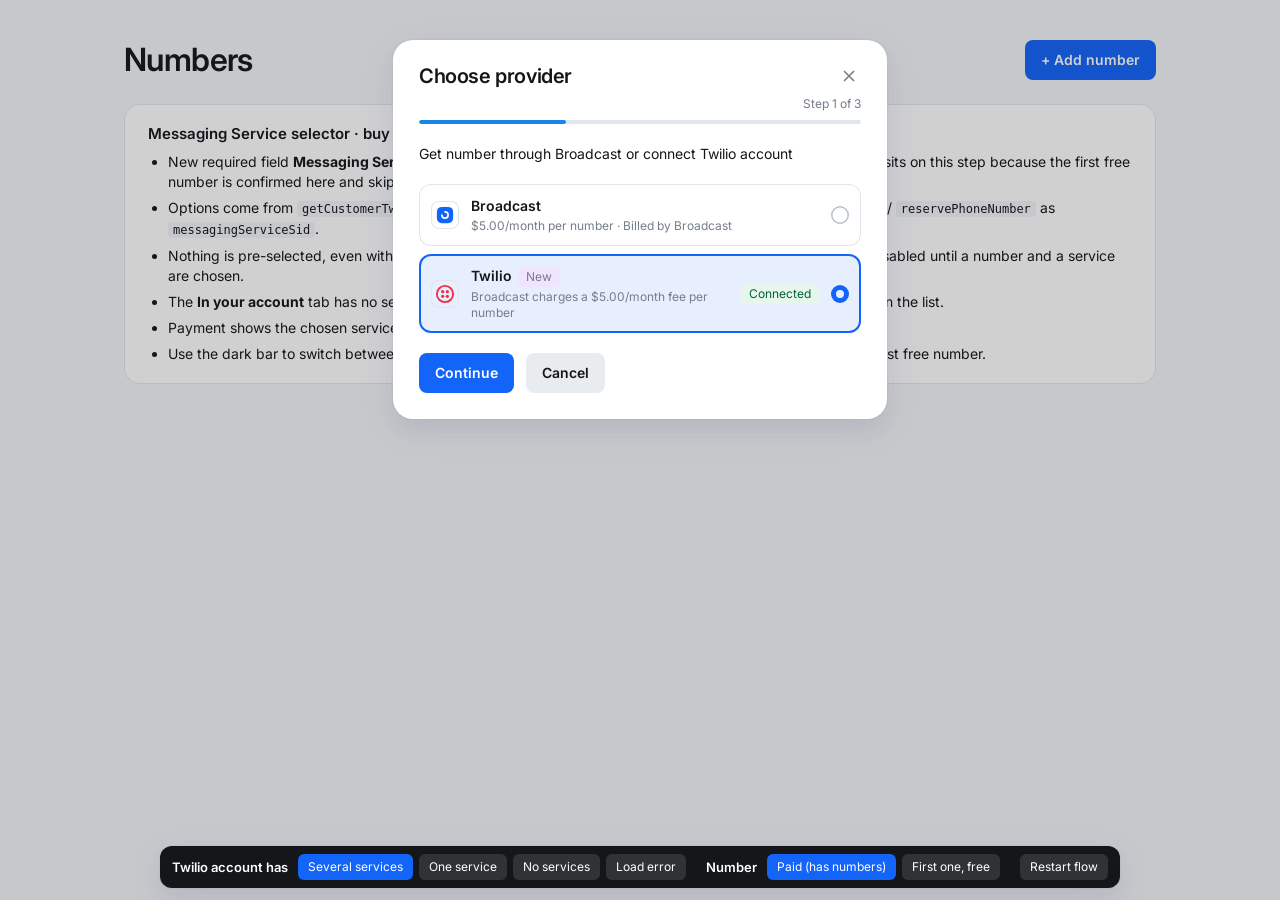
<file: CallLoop-TwilioMessagingService-Prototype.html>
<!doctype html>
<html lang="en">
<head>
<meta charset="utf-8">
<meta name="viewport" content="width=device-width, initial-scale=1">
<title>Twilio Messaging Service</title>
<link rel="preconnect" href="https://fonts.googleapis.com">
<link href="https://fonts.googleapis.com/css2?family=Inter:wght@400;500;600&display=swap" rel="stylesheet">
<style>
:root{
  /* Call Loop design system — synced from Figma "00 Design System", 2026-10-19. Source of truth: design-system/tokens.css */
  --blue1:#1364F9;--blue2:#1854EA;--blue3:#1885EA;--blue4:#1362AC;--blue5:#E7EFFE;--blue6:#D0E0FE;
  --blue1-dis:rgba(19,100,249,.4);
  --black:#14161A;--white:#FFFFFF;--g1:#757D8A;--g2:#B7BFC8;--g3:#E0E6EE;--g4:#F3F5F8;
  --g2-light:rgba(183,191,200,.3);--text:#2C2D2E;
  --purple1:#7A16F5;--purple3:#F0E4FF;
  --ok:#05944F;--ok2:#026233;--ok3:#E7F6ED;--notify1:#2E9AE4;--notify2:#E6F7FF;
  --warn1:#FFC043;--warn2:#BA7D04;--warn3:#855A04;--warn4:#FFF8E9;--err:#E11900;--err3:#FFF1F0;
  --shadow1:0 0 2px rgba(83,102,137,.2),0 12px 16px rgba(83,102,137,.08),0 10px 40px rgba(83,102,137,.08);
  --r:8px;--dlg-w:494px;
  --font:Inter,system-ui,-apple-system,"Segoe UI",sans-serif;
}
*{box-sizing:border-box}
body{margin:0;font-family:var(--font);color:var(--black);background:var(--g4);-webkit-font-smoothing:antialiased}
button,input{font:inherit;color:inherit}
a{color:var(--blue1)}
button:focus-visible,a:focus-visible{outline:2px solid var(--blue1);outline-offset:1px}

/* Prototype controls */
.ctl{position:fixed;left:50%;transform:translateX(-50%);bottom:12px;z-index:90;width:max-content;max-width:calc(100% - 24px);border-radius:12px;box-shadow:var(--shadow1);background:var(--black);color:#fff;padding:8px 12px;display:flex;flex-wrap:wrap;gap:8px 20px;align-items:center;font-size:13px;line-height:16px}
.ctl b{font-weight:600;margin-right:4px}
.ctl .grp{display:flex;align-items:center;gap:6px;flex-wrap:wrap}
.ctl .copt{height:26px;padding:0 10px;border:0;border-radius:6px;background:rgba(255,255,255,.12);color:#fff;cursor:pointer;font-size:12px}
.ctl .copt[aria-pressed="true"]{background:var(--blue1)}
.ctl .copt:hover{background:rgba(255,255,255,.22)}.ctl .copt[aria-pressed="true"]:hover{background:var(--blue2)}
.ctl .sp{flex:1}

/* Page behind the modal */
.page{max-width:1080px;margin:0 auto;padding:40px 24px 120px;display:flex;flex-direction:column;gap:24px}
.page h1{margin:0;font-size:32px;line-height:40px;letter-spacing:-.6px;font-weight:600}
.phead{display:flex;justify-content:space-between;align-items:center;gap:16px;flex-wrap:wrap}
.notes{background:#fff;border-radius:16px;box-shadow:inset 0 0 0 1px var(--g3);padding:20px 24px;font-size:14px;line-height:20px}
.notes h3{margin:0 0 8px;font-size:15px;line-height:20px;font-weight:600}
.notes ul{margin:0;padding-left:20px;display:flex;flex-direction:column;gap:6px}
.notes code{font-size:12px;background:var(--g4);padding:1px 5px;border-radius:4px}

.btn{height:40px;padding:0 16px;display:inline-flex;align-items:center;justify-content:center;gap:8px;border:0;border-radius:8px;font-size:14px;line-height:16px;font-weight:600;cursor:pointer;white-space:nowrap}
.btn.primary{background:var(--blue1);color:#fff}.btn.primary:hover{background:var(--blue2)}
.btn.primary:disabled{background:var(--blue1-dis);cursor:not-allowed}
.btn.secondary{background:var(--g2-light);color:var(--black)}.btn.secondary:hover{background:var(--g3)}
.btn.ghost{height:32px;padding:0 10px;background:transparent;color:var(--blue1)}.btn.ghost:hover{background:var(--blue5)}

/* Modal */
.overlay{position:fixed;inset:0;z-index:50;background:rgba(20,22,26,.2);display:flex;justify-content:center;align-items:flex-start;padding:40px 16px 120px;overflow-y:auto}
.dialog{width:var(--dlg-w);max-width:100%;padding:24px 26px 26px;background:#fff;border-radius:20px;box-shadow:var(--shadow1);display:flex;flex-direction:column;gap:20px}
.top{display:flex;justify-content:space-between;align-items:flex-start;gap:12px}
.top h2{margin:0;font-size:20px;line-height:24px;letter-spacing:-.4px;font-weight:600}
.x{width:24px;height:24px;padding:0;border:0;background:transparent;color:var(--g1);display:inline-flex;align-items:center;justify-content:center;cursor:pointer}
.x:hover{color:var(--black)}
.step{display:flex;flex-direction:column;gap:8px;margin-top:-12px}
.step span{align-self:flex-end;font-size:12px;line-height:16px;color:var(--g1)}
.bar{height:4px;border-radius:2px;background:var(--g3);overflow:hidden}.bar i{display:block;height:100%;background:var(--blue3);border-radius:2px;transition:width .25s}
.prov{display:flex;align-items:center;gap:8px;font-size:14px;line-height:20px;color:var(--g1)}
.prov b{color:var(--black);font-weight:600}
.mark{width:28px;height:28px;border-radius:8px;box-shadow:inset 0 0 0 1px var(--g3);display:inline-flex;align-items:center;justify-content:center;flex:none}
.p2{font-size:14px;line-height:20px;margin:0}
.muted{color:var(--g1)}

.alert{display:flex;align-items:flex-start;gap:10px;padding:12px 16px;border-radius:12px;background:var(--notify2);font-size:14px;line-height:20px}
.alert i{flex:none;width:24px;height:24px;border-radius:50%;background:var(--blue3);color:#fff;display:inline-flex;align-items:center;justify-content:center;font-style:normal;font-weight:700;font-size:13px}
.alert .tx{padding-top:2px}
.alert b{display:block;font-weight:500;color:var(--blue4)}
.alert p{margin:2px 0 0}
.alert.warn{background:var(--warn4)}.alert.warn i{background:var(--warn1);color:var(--warn3)}.alert.warn b{color:var(--warn3)}
.alert .acts{display:flex;gap:4px;margin:8px 0 0 -10px}

/* Provider cards */
.srcs{display:flex;flex-direction:column;gap:8px}
.src{padding:12px;border-radius:12px;box-shadow:inset 0 0 0 1px var(--g3);display:flex;align-items:center;gap:12px;cursor:pointer;background:#fff;border:0;text-align:left;width:100%}
.src[aria-checked="true"]{box-shadow:inset 0 0 0 2px var(--blue1);background:var(--blue5)}
.src .t{flex:1;display:flex;flex-direction:column;gap:2px;font-size:14px;line-height:20px}
.src .t b{font-weight:600}.src .t span{font-size:12px;line-height:16px;color:var(--g1)}
.radio{width:18px;height:18px;border-radius:50%;box-shadow:inset 0 0 0 1.5px var(--g2);flex:none}
.src[aria-checked="true"] .radio{box-shadow:inset 0 0 0 5px var(--blue1)}
.newb{display:inline-block;padding:2px 8px;border-radius:6px;background:var(--purple3);color:var(--purple1);font-size:12px;line-height:16px;font-weight:400;margin-left:6px}
.conn{font-size:12px;line-height:16px;color:var(--ok2);background:var(--ok3);padding:2px 8px;border-radius:6px;white-space:nowrap}

/* Tabs + number list */
.tabs{display:flex;gap:8px;box-shadow:inset 0 -1px 0 var(--g3)}
.tab{padding:0 8px 10px;border:0;background:transparent;font-size:14px;line-height:16px;color:var(--g1);cursor:pointer;white-space:nowrap}
.tab:hover{color:var(--blue3)}
.tab[aria-selected="true"]{color:var(--blue1);font-weight:500;box-shadow:inset 0 -2px 0 var(--blue1)}
.filters{display:flex;gap:8px}
.inp{height:40px;padding:8px 12px;border:0;border-radius:8px;background:#fff;box-shadow:inset 0 0 0 1px var(--g3);font-size:14px;outline:none;min-width:0;flex:1;display:flex;align-items:center;color:var(--black)}
.inp.dim{color:var(--g1)}
.nums{display:flex;flex-direction:column;border-radius:12px;box-shadow:inset 0 0 0 1px var(--g3);overflow:hidden}
.num{display:flex;align-items:center;gap:12px;padding:0 14px;height:48px;border:0;border-bottom:1px solid var(--g3);background:#fff;cursor:pointer;text-align:left;font-size:14px}
.num:last-child{border-bottom:0}
.num:hover{background:var(--g4)}
.num[aria-checked="true"]{background:var(--blue5)}
.num .n{flex:1;font-weight:500}.num .c{color:var(--g1);font-size:12px}
.chk{width:18px;height:18px;border-radius:5px;box-shadow:inset 0 0 0 1.5px var(--g2);flex:none;display:inline-flex;align-items:center;justify-content:center;color:#fff}
.num[aria-checked="true"] .chk{background:var(--blue1);box-shadow:none}
.num.owned .ms{font-size:12px;color:var(--g1)}

/* Available numbers — mirrors the app: NumbersContainer is 160px tall, rows 40px; Local = 1 column of 4, Toll-Free = 3 columns of 4 */
.stack{display:flex;flex-direction:column}
.stack .inp.top{border-radius:8px 8px 0 0}
.stack .inp.bot{border-radius:0 0 8px 8px;margin-top:-1px}
.avail{height:160px;display:grid;grid-auto-rows:40px;align-content:flex-start;overflow-y:auto;overflow-x:hidden}
.avail.tf{grid-template-columns:repeat(3,minmax(0,1fr));column-gap:4px}
.avail.tf .anum{gap:6px;padding:0 2px;font-size:13px}
.anum{display:flex;align-items:center;gap:10px;padding:0 4px;border:0;border-radius:8px;background:transparent;cursor:pointer;text-align:left;font-size:14px;line-height:20px;min-width:0}
.anum:hover{background:var(--g4)}
.anum .n{flex:1;white-space:nowrap}
.anum .c{font-size:12px;line-height:16px;color:var(--g1);padding-right:4px}
.rd{width:16px;height:16px;border-radius:50%;box-shadow:inset 0 0 0 1.5px var(--g2);flex:none}
.anum[aria-checked="true"] .rd{box-shadow:inset 0 0 0 5px var(--blue1)}

/* Messaging Service field — the new piece */
.field{display:flex;flex-direction:column;gap:8px;position:relative}
.lblrow{display:flex;align-items:center;gap:6px;font-size:12px;line-height:16px;color:var(--g1)}
.lblrow .req{color:var(--err)}
.info{position:relative;display:inline-flex;width:14px;height:14px;border-radius:50%;box-shadow:inset 0 0 0 1.2px var(--g1);color:var(--g1);font-size:10px;font-weight:700;align-items:center;justify-content:center;cursor:help;outline:none}
.info .tip{display:none;position:absolute;left:50%;bottom:calc(100% + 6px);transform:translateX(-50%);z-index:5;width:260px;padding:8px 10px;border-radius:8px;background:rgba(20,22,26,.92);color:#fff;font-size:12px;line-height:16px;font-weight:400}
.info:hover .tip,.info:focus .tip{display:block}
.sel{height:44px;padding:0 12px;border:0;border-radius:8px;background:#fff;box-shadow:inset 0 0 0 1px var(--g3);display:flex;align-items:center;gap:10px;cursor:pointer;text-align:left;width:100%}
.sel:hover{box-shadow:inset 0 0 0 1px var(--g2)}
.sel[aria-expanded="true"]{box-shadow:inset 0 0 0 1px var(--blue1),0 0 0 3px var(--blue6)}
.sel.invalid{box-shadow:inset 0 0 0 1px var(--err)}
.sel:disabled{cursor:not-allowed;background:var(--g4)}
.sel .v{flex:1;min-width:0;display:flex;flex-direction:column;font-size:14px;line-height:18px}
.sel .v b{font-weight:500;white-space:nowrap;overflow:hidden;text-overflow:ellipsis}
.sel .v small{font-size:11px;line-height:14px;color:var(--g1);font-family:ui-monospace,Consolas,monospace}
.sel .ph{color:var(--g1)}
.help{font-size:12px;line-height:16px;color:var(--g1)}
.help.err{color:var(--err)}
.help a{text-decoration:none;font-weight:500}
.spin{width:16px;height:16px;border-radius:50%;border:2px solid var(--g3);border-top-color:var(--blue1);animation:sp .8s linear infinite;flex:none}
@keyframes sp{to{transform:rotate(360deg)}}
.pop{position:absolute;left:0;right:0;top:calc(100% + 4px);z-index:10;background:#fff;border-radius:10px;box-shadow:var(--shadow1);padding:6px;display:flex;flex-direction:column;gap:2px;max-height:260px}
.pop.up{top:auto;bottom:calc(100% - 20px)}
.pop .list{overflow-y:auto;display:flex;flex-direction:column;gap:2px}
.opt{display:flex;align-items:center;gap:10px;padding:8px 10px;border:0;border-radius:6px;background:transparent;cursor:pointer;text-align:left;width:100%}
.opt:hover,.opt.hl{background:var(--g4)}
.opt[aria-selected="true"]{background:var(--blue5)}
.opt .v{flex:1;min-width:0;display:flex;flex-direction:column;font-size:14px;line-height:18px}
.opt .v small{font-size:11px;line-height:14px;color:var(--g1);font-family:ui-monospace,Consolas,monospace}
.tag{font-size:11px;line-height:14px;padding:2px 6px;border-radius:5px;background:var(--g4);color:var(--g1);white-space:nowrap}
.opt[aria-selected="true"] .tag{background:#fff}
.pop .foot{border-top:1px solid var(--g3);margin-top:4px;padding:6px 4px 2px;display:flex;justify-content:space-between;align-items:center}
.pop .foot a{font-size:12px;font-weight:500;text-decoration:none}
.pop .search{flex:none;height:34px;margin:0 0 4px;padding:0 10px;border:0;border-radius:6px;box-shadow:inset 0 0 0 1px var(--g3);font-size:13px;outline:none}
.pop .search:focus{box-shadow:inset 0 0 0 1px var(--blue1)}

/* Payment */
.sum{border-radius:12px;box-shadow:inset 0 0 0 1px var(--g3);padding:4px 16px;font-size:14px;line-height:20px}
.sum .r{display:flex;justify-content:space-between;align-items:center;gap:12px;padding:10px 0;border-bottom:1px solid var(--g3)}
.sum .r:last-child{border-bottom:0}
.sum .k{color:var(--g1)}
.sum .val{text-align:right;display:flex;align-items:center;gap:8px}
.sum .val small{display:block;font-size:11px;color:var(--g1);font-family:ui-monospace,Consolas,monospace}
.sum .tot{font-weight:600}
.card{display:flex;align-items:center;gap:12px;padding:12px;border-radius:12px;box-shadow:inset 0 0 0 2px var(--blue1);background:var(--blue5);font-size:14px}
.card .brand{width:36px;height:24px;border-radius:4px;background:#1A1F71;color:#fff;font-size:10px;font-weight:700;display:flex;align-items:center;justify-content:center}
.dact{display:flex;gap:12px}
.ok-ic{width:48px;height:48px;border-radius:50%;background:var(--ok3);color:var(--ok);display:flex;align-items:center;justify-content:center}
.toast{position:fixed;left:50%;bottom:24px;transform:translateX(-50%);z-index:80;padding:10px 14px;border-radius:10px;background:rgba(20,22,26,.92);color:#fff;font-size:14px;line-height:20px;box-shadow:var(--shadow1)}
@media (max-width:540px){.dialog{padding:20px 16px}.overlay{padding:60px 8px 8px}.filters{flex-direction:column}}
</style>
</head>
<body>
<div class="ctl" role="toolbar" aria-label="Prototype controls">
  <div class="grp"><b>Twilio account has</b>
    <button class="copt" data-scn="many">Several services</button>
    <button class="copt" data-scn="one">One service</button>
    <button class="copt" data-scn="none">No services</button>
    <button class="copt" data-scn="error">Load error</button>
  </div>
  <div class="grp"><b>Number</b>
    <button class="copt" data-free="0">Paid (has numbers)</button>
    <button class="copt" data-free="1">First one, free</button>
  </div>
  
  <button class="copt" id="restart">Restart flow</button>
</div>

<div class="page">
  <div class="phead">
    <h1>Numbers</h1>
    <button class="btn primary" id="open">+ Add number</button>
  </div>
  <div class="notes">
    <h3>Messaging Service selector · buy a number via the Twilio integration</h3>
    <ul>
      <li>New required field <b>Messaging Service</b> on <b>Choose number → Local / Toll-Free</b> when the provider is Twilio. It sits on this step because the first free number is confirmed here and skips Payment.</li>
      <li>Options come from <code>getCustomerTwilioMessagingServices</code> (name + SID). The value goes to <code>buyPhoneNumber</code> / <code>reservePhoneNumber</code> as <code>messagingServiceSid</code>.</li>
      <li>Nothing is pre-selected, even with one service: the user always picks the service. Continue / Confirm stays disabled until a number and a service are chosen.</li>
      <li>The <b>In your account</b> tab has no selector: those numbers keep the service they already have in Twilio, shown in the list.</li>
      <li>Payment shows the chosen service with a <b>Change</b> link back to the previous step.</li>
      <li>Use the dark bar to switch between several services, one, none and a load error, and between a paid and a first free number.</li>
    </ul>
  </div>
</div>

<div id="root"></div>

<script>
(() => {
  const twMark = (s) => '<svg width="' + s + '" height="' + s + '" viewBox="0 0 32 32" aria-hidden="true"><circle cx="16" cy="16" r="13" fill="none" stroke="#F22F46" stroke-width="3"/><circle cx="12.3" cy="12.3" r="2.6" fill="#F22F46"/><circle cx="19.7" cy="12.3" r="2.6" fill="#F22F46"/><circle cx="12.3" cy="19.7" r="2.6" fill="#F22F46"/><circle cx="19.7" cy="19.7" r="2.6" fill="#F22F46"/></svg>';
  const clMark = (s) => '<svg width="' + s + '" height="' + s + '" viewBox="0 0 32 32" aria-hidden="true"><rect x="3" y="3" width="26" height="26" rx="8" fill="#1364F9"/><path d="M11 16a5 5 0 1 0 5-5" stroke="#fff" stroke-width="2.6" fill="none" stroke-linecap="round"/></svg>';
  const chev = '<svg width="16" height="16" viewBox="0 0 16 16" fill="none" stroke="currentColor" stroke-width="1.6" aria-hidden="true"><path d="m4 6 4 4 4-4"/></svg>';
  const check = '<svg width="12" height="12" viewBox="0 0 12 12" fill="none" stroke="currentColor" stroke-width="2" aria-hidden="true"><path d="m2.5 6 2.5 2.5 4.5-5"/></svg>';
  const ext = '<svg width="12" height="12" viewBox="0 0 12 12" fill="none" stroke="currentColor" stroke-width="1.4" aria-hidden="true" style="vertical-align:-1px"><path d="M7 2h3v3M10 2 5.5 6.5M9 7v2.5a.5.5 0 0 1-.5.5h-6a.5.5 0 0 1-.5-.5v-6a.5.5 0 0 1 .5-.5H5"/></svg>';
  const reload = '<svg width="16" height="16" viewBox="0 0 16 16" fill="none" stroke="currentColor" stroke-width="1.6" aria-hidden="true"><path d="M13 8a5 5 0 1 1-1.5-3.5M13 2.5v3h-3"/></svg>';
  const xIc ='<svg width="20" height="20" viewBox="0 0 20 20" fill="none" stroke="currentColor" stroke-width="1.6" aria-hidden="true"><path d="m5 5 10 10M15 5 5 15"/></svg>';

  const SERVICES = {
    many: [
      { sid: 'MG3f1c9a7e52b04d8e9a0f6c1d2b3a4e91', name: 'Broadcast – Marketing' },
      { sid: 'MG7a2e44d0c9f14b1d8e3f5a6b7c8d9012', name: 'Customer support' },
      { sid: 'MGb81d0f2a3c4e5f60718293a4b5c6d7e8', name: 'Appointment reminders' },
      { sid: 'MG0c9d8e7f6a5b4c3d2e1f0a9b8c7d6e5f', name: 'Low Volume Mixed A2P Messaging Service' },
      { sid: 'MG5e6f7a8b9c0d1e2f3a4b5c6d7e8f9a0b', name: 'Webinar follow-ups' },
      { sid: 'MG1a2b3c4d5e6f7a8b9c0d1e2f3a4b5c6d', name: 'Sole Proprietor A2P Messaging Service' }
    ],
    one: [{ sid: 'MG7a2e44d0c9f14b1d8e3f5a6b7c8d9012', name: 'Customer support' }],
    none: [],
    error: null
  };
  const NUMBERS = {
    local: [['+1 (512) 555-0143', 'Austin, TX'], ['+1 (512) 555-0188', 'Austin, TX'], ['+1 (512) 555-0127', 'Austin, TX'], ['+1 (737) 555-0102', 'Austin, TX']],
    // Same page sizes as the app: Local pageSize 4 (one column), Toll-Free pageSize 12 (3 × 4 grid)
    tollfree: ['+1 (833) 555-0161', '+1 (844) 555-0119', '+1 (877) 555-0134', '+1 (855) 555-0172', '+1 (866) 555-0145', '+1 (888) 555-0103',
      '+1 (833) 555-0198', '+1 (844) 555-0126', '+1 (877) 555-0157', '+1 (855) 555-0181', '+1 (866) 555-0114', '+1 (888) 555-0169'].map((n) => [n, '']),
    account: [['+1 (415) 555-0110', 'Customer support'], ['+1 (628) 555-0175', 'Broadcast – Marketing'], ['+1 (888) 555-0190', 'Appointment reminders']]
  };

  const s = {
    scn: 'many', free: false, open: true, step: 'provider', tab: 'local', num: null,
    ms: undefined, dd: false, q: '', loading: false, touched: false, toast: ''
  };
  const services = () => SERVICES[s.scn];
  const shortSid = (sid) => sid.slice(0, 6) + '…' + sid.slice(-4);
  const svc = (sid) => (services() || []).find((x) => x.sid === sid);

  // Nothing is pre-selected: the user always picks a service explicitly.
  function loadServices() {
    s.loading = true; s.ms = undefined; render();
    setTimeout(() => { s.loading = false; s.ms = null; render(); }, 700);
  }

  const total = () => (s.free ? 2 : 3);
  const stepNo = () => ({ provider: 1, choose: 2, pay: 3 }[s.step] || total());

  function header(title) {
    const n = stepNo();
    return '<div class="top"><h2>' + title + '</h2><button class="x" data-a="close" aria-label="Close">' + xIc + '</button></div>' +
      '<div class="step"><span>Step ' + n + ' of ' + total() + '</span><div class="bar"><i style="width:' + (n / total() * 100) + '%"></i></div></div>';
  }

  function provider() {
    return header('Choose provider') +
      '<p class="p2">Get number through Broadcast or connect Twilio account</p>' +
      '<div class="srcs" role="radiogroup">' +
      '<button class="src" role="radio" aria-checked="false" data-a="noop"><span class="mark">' + clMark(20) + '</span><span class="t"><b>Broadcast</b><span>$5.00/month per number · Billed by Broadcast</span></span><span class="radio"></span></button>' +
      '<button class="src" role="radio" aria-checked="true"><span class="mark">' + twMark(20) + '</span><span class="t"><b>Twilio<span class="newb">New</span></b><span>Broadcast charges a $5.00/month fee per number</span></span><span class="conn">Connected</span><span class="radio"></span></button>' +
      '</div>' +
      '<div class="dact"><button class="btn primary" data-a="toChoose">Continue</button><button class="btn secondary" data-a="close">Cancel</button></div>';
  }

  function msField() {
    const list = services();
    const tip = '<span class="info" tabindex="0" aria-label="About Messaging Services">i<span class="tip">Twilio sends and receives this number’s messages through a Messaging Service. Broadcast adds the new number to the service you pick in your Twilio account.</span></span>';
    let control, help;
    if (s.loading) {
      control = '<button class="sel" disabled><span class="spin"></span><span class="v"><span class="ph">Loading Messaging Services…</span></span></button>';
      help = '';
    } else if (list === null) {
      control = '<button class="sel invalid" disabled><span class="v"><span class="ph">Couldn’t load</span></span>' + chev + '</button>';
      help = '<span class="help err">We couldn’t load Messaging Services from your Twilio account. <a href="#" data-a="retry">Try again</a></span>';
    } else if (!list.length) {
      return '<div class="field"><div class="lblrow">Messaging Service <span class="req">*</span>' + tip + '</div>' +
        '<div class="alert warn"><i>!</i><div class="tx"><b>No Messaging Services in your Twilio account</b><p>Create one in Twilio, then refresh this list to buy a number.</p>' +
        '<div class="acts"><button class="btn ghost" data-a="retry">Refresh</button></div></div></div></div>';
    } else {
      const cur = svc(s.ms);
      const invalid = s.touched && !cur;
      control = '<button class="sel' + (invalid ? ' invalid' : '') + '" data-a="dd" aria-haspopup="listbox" aria-expanded="' + s.dd + '">' +
        (cur ? '<span class="v"><b>' + cur.name + '</b><small>' + shortSid(cur.sid) + '</small></span>'
             : '<span class="v"><span class="ph">Select a Messaging Service</span></span>') + chev + '</button>';
      help = invalid ? '<span class="help err">Select a Messaging Service.</span>'
        : '<span class="help">The number is added to this service in your Twilio account.</span>';
      if (s.dd) control += popup(list);
    }
    return '<div class="field"><div class="lblrow">Messaging Service <span class="req">*</span>' + tip + '</div>' + control + help + '</div>';
  }

  function popup(list) {
    const q = s.q.trim().toLowerCase();
    const shown = list.filter((x) => !q || x.name.toLowerCase().includes(q) || x.sid.toLowerCase().includes(q));
    return '<div class="pop up" role="listbox" aria-label="Messaging Services">' +
      (list.length > 5 ? '<input class="search" id="mssearch" placeholder="Search by name or SID" value="' + s.q.replace(/"/g, '&quot;') + '">' : '') +
      '<div class="list">' + (shown.length ? shown.map((x) =>
        '<button class="opt" role="option" aria-selected="' + (x.sid === s.ms) + '" data-a="pick" data-sid="' + x.sid + '"><span class="v">' + x.name + '<small>' + x.sid + '</small></span>' +
        (x.sid === s.ms ? '<span style="color:var(--blue1)">' + check + '</span>' : '') + '</button>').join('')
        : '<div class="help" style="padding:10px">No services match “' + s.q + '”</div>') + '</div>' +
      '<div class="foot"><span></span><button class="btn ghost" data-a="retry">Refresh</button></div></div>';
  }

  function choose() {
    const tabs = [['account', 'In your account'], ['local', 'Local number'], ['tollfree', 'Toll-Free number']];
    let body = '';
    if (s.tab === 'account') {
      body = '<div class="alert"><i>i</i><div class="tx"><b>Select the numbers you want to use in Broadcast</b><p>These numbers stay in their current Messaging Service.</p></div></div>' +
        '<div class="nums">' + NUMBERS.account.map(([n, ms]) => '<button class="num owned" role="checkbox" aria-checked="' + (s.num === n) + '" data-a="num" data-n="' + n + '"><span class="chk">' + check + '</span><span class="n">' + n + '</span><span class="ms">' + ms + '</span></button>').join('') + '</div>';
    } else {
      const loc = s.tab === 'local';
      const alert = loc
        ? '<div class="alert"><i>i</i><div class="tx"><b>You are required by the carriers to register for A2P 10DLC</b><p>To avoid messages from being blocked and paying additional carrier penalty fees, after adding the number, please complete the 10DLC registration. A2P 10DLC is required if you want to send messages to United States using local numbers. <a href="#" data-a="noop">Learn more</a></p></div></div>'
        : '<div class="alert"><i>i</i><div class="tx"><b>You are required by the carriers to verify your toll-free numbers</b><p>To avoid carrier filtering and ensure better deliverability, after adding the number, please complete the toll-free verification. <a href="#" data-a="noop">Learn more</a></p></div></div>';
      const filters = loc
        ? '<div class="field"><div class="lblrow">Country</div><span class="inp">United States</span></div>' +
          '<div class="stack"><span class="inp top">512 · Austin, TX</span><span class="inp bot dim">Filter by digits</span></div>'
        : '<span class="inp dim">Filter by digits</span>';
      body = alert + filters +
        '<div class="avail' + (loc ? '' : ' tf') + '" role="radiogroup" aria-label="Available numbers">' + NUMBERS[s.tab].map(([n, c]) =>
          '<button class="anum" role="radio" aria-checked="' + (s.num === n) + '" data-a="num" data-n="' + n + '"><span class="rd"></span><span class="n">' + n + '</span>' + (c ? '<span class="c">' + c + '</span>' : '') + '</button>').join('') + '</div>' +
        msField();
    }
    const needMs = s.tab !== 'account';
    const ready = !!s.num && (!needMs || (!!svc(s.ms) && !s.loading));
    const primary = s.free ? 'Confirm' : 'Continue';
    return header('Choose number') +
      '<div class="prov">Selected provider: <span class="mark">' + twMark(18) + '</span><b>Twilio</b></div>' +
      '<div class="tabs" role="tablist">' + tabs.map(([id, l]) => '<button class="tab" role="tab" aria-selected="' + (s.tab === id) + '" data-a="tab" data-t="' + id + '">' + l + '</button>').join('') + '</div>' +
      body +
      '<div class="dact"><button class="btn primary" data-a="next" ' + (ready ? '' : 'disabled') + '>' + primary + '</button><button class="btn secondary" data-a="back">Back</button>' +
      (needMs ? '<span style="flex:1"></span><button class="btn secondary" data-a="noop">' + reload + ' Refresh</button>' : '') + '</div>';
  }

  function pay() {
    const own = s.tab === 'account';
    const cur = svc(s.ms);
    return header('Payment') +
      '<div class="alert"><i>i</i><div class="tx"><b>Purchased from Twilio</b><p>$5.00/month Broadcast fee per number, in addition to Twilio’s charges.</p></div></div>' +
      '<div class="sum">' +
      '<div class="r"><span class="k">Phone number</span><span class="val">' + s.num + '</span></div>' +
      '<div class="r"><span class="k">Type</span><span class="val">' + (s.tab === 'tollfree' ? 'Toll-Free' : 'Local') + '</span></div>' +
      '<div class="r"><span class="k">Messaging Service</span><span class="val">' +
        (own ? '<span>' + NUMBERS.account.find((x) => x[0] === s.num)[1] + '<small>kept from Twilio</small></span>'
             : '<span>' + cur.name + '<small>' + shortSid(cur.sid) + '</small></span><button class="btn ghost" data-a="back">Change</button>') + '</span></div>' +
      '<div class="r"><span class="k">Due today</span><span class="val tot">$5.00</span></div>' +
      '</div>' +
      '<div class="card"><span class="brand">VISA</span><span style="flex:1">Visa ending 4242</span><span class="muted" style="font-size:12px">Default</span></div>' +
      '<div class="dact"><button class="btn primary" data-a="buy">Buy number</button><button class="btn secondary" data-a="back">Back</button></div>';
  }

  function done() {
    const own = s.tab === 'account';
    const name = own ? NUMBERS.account.find((x) => x[0] === s.num)[1] : svc(s.ms).name;
    return '<div class="top"><span></span><button class="x" data-a="close" aria-label="Close">' + xIc + '</button></div>' +
      '<div style="display:flex;flex-direction:column;align-items:center;gap:12px;text-align:center;margin-top:-12px">' +
      '<span class="ok-ic"><svg width="24" height="24" viewBox="0 0 24 24" fill="none" stroke="currentColor" stroke-width="2.4"><path d="m5 12 5 5 9-10"/></svg></span>' +
      '<h2 style="margin:0;font-size:20px;line-height:24px;font-weight:600">Number added</h2>' +
      '<p class="p2 muted"><b style="color:var(--black)">' + s.num + '</b> is ready to use. It’s in the <b style="color:var(--black)">' + name + '</b> Messaging Service in your Twilio account.</p></div>' +
      '<div class="dact" style="justify-content:center"><button class="btn primary" data-a="close">Done</button></div>';
  }

  const root = document.getElementById('root');
  function render() {
    document.querySelectorAll('[data-scn]').forEach((b) => b.setAttribute('aria-pressed', b.dataset.scn === s.scn));
    document.querySelectorAll('[data-free]').forEach((b) => b.setAttribute('aria-pressed', (b.dataset.free === '1') === s.free));
    if (!s.open) { root.innerHTML = s.toast ? '<div class="toast">' + s.toast + '</div>' : ''; return; }
    const html = { provider, choose, pay, done }[s.step]();
    root.innerHTML = '<div class="overlay" data-a="ovl"><div class="dialog" role="dialog" aria-modal="true">' + html + '</div></div>' + (s.toast ? '<div class="toast">' + s.toast + '</div>' : '');
    const se = document.getElementById('mssearch');
    if (se) { se.focus(); se.setSelectionRange(se.value.length, se.value.length); se.oninput = (e) => { s.q = e.target.value; render(); }; }
  }

  function flash(t) { s.toast = t; render(); setTimeout(() => { s.toast = ''; render(); }, 2600); }

  function restart() {
    Object.assign(s, { open: true, step: 'provider', tab: 'local', num: null, dd: false, q: '', touched: false, ms: undefined });
    render();
  }

  document.addEventListener('click', (e) => {
    const sc = e.target.closest('[data-scn]');
    if (sc) { s.scn = sc.dataset.scn; s.dd = false; s.touched = false; if (s.step === 'pay' && s.tab !== 'account') s.step = 'choose'; loadServices(); return; }
    const fr = e.target.closest('[data-free]');
    if (fr) { s.free = fr.dataset.free === '1'; if (s.step === 'pay') s.step = 'choose'; render(); return; }
    if (e.target.closest('#restart') || e.target.closest('#open')) { restart(); loadServices(); return; }
    const el = e.target.closest('[data-a]');
    if (!el) { if (s.dd) { s.dd = false; render(); } return; }
    const a = el.dataset.a;
    if (a === 'ovl' && e.target !== el) { if (s.dd && !e.target.closest('.field')) { s.dd = false; render(); } return; }
    if (a !== 'dd' && a !== 'pick' && s.dd && !el.closest('.pop')) s.dd = false;
    switch (a) {
      case 'ovl': case 'close': s.open = false; render(); break;
      case 'toChoose': s.step = 'choose'; render(); break;
      case 'tab': s.tab = el.dataset.t; s.num = null; s.touched = false; render(); break;
      case 'num': s.num = el.dataset.n; render(); break;
      case 'dd': s.dd = !s.dd; s.q = ''; render(); break;
      case 'pick': s.ms = el.dataset.sid; s.dd = false; render(); break;
      case 'retry': e.preventDefault(); s.dd = false; loadServices(); break;
      case 'back': s.step = s.step === 'pay' ? 'choose' : 'provider'; render(); break;
      case 'next': {
        if (s.tab !== 'account' && !svc(s.ms)) { s.touched = true; render(); break; }
        if (s.free) { s.step = 'done'; render(); break; }
        s.step = 'pay'; render(); break;
      }
      case 'buy': s.step = 'done'; render(); break;
      default: render();
    }
  });
  document.addEventListener('keydown', (e) => { if (e.key === 'Escape' && s.dd) { s.dd = false; render(); } });

  loadServices();
})();
</script>
</body>
</html>
</file>
